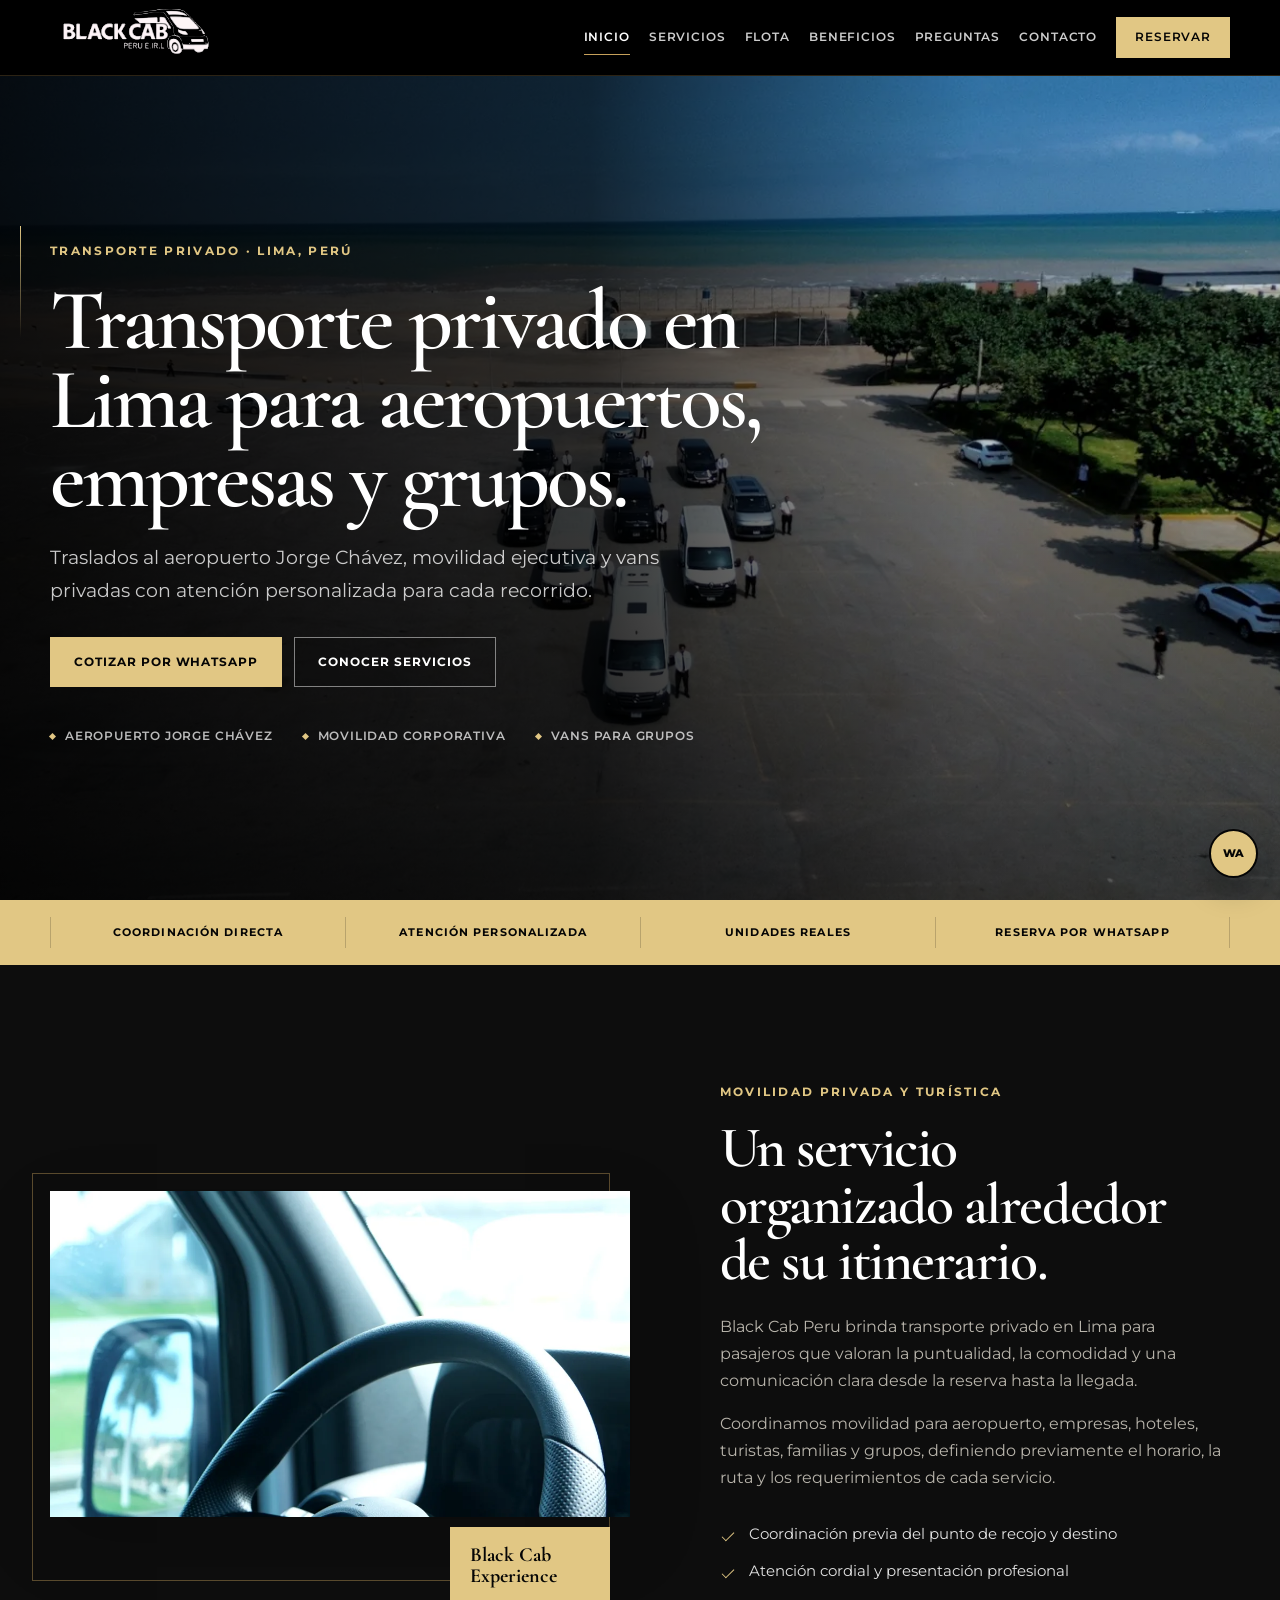
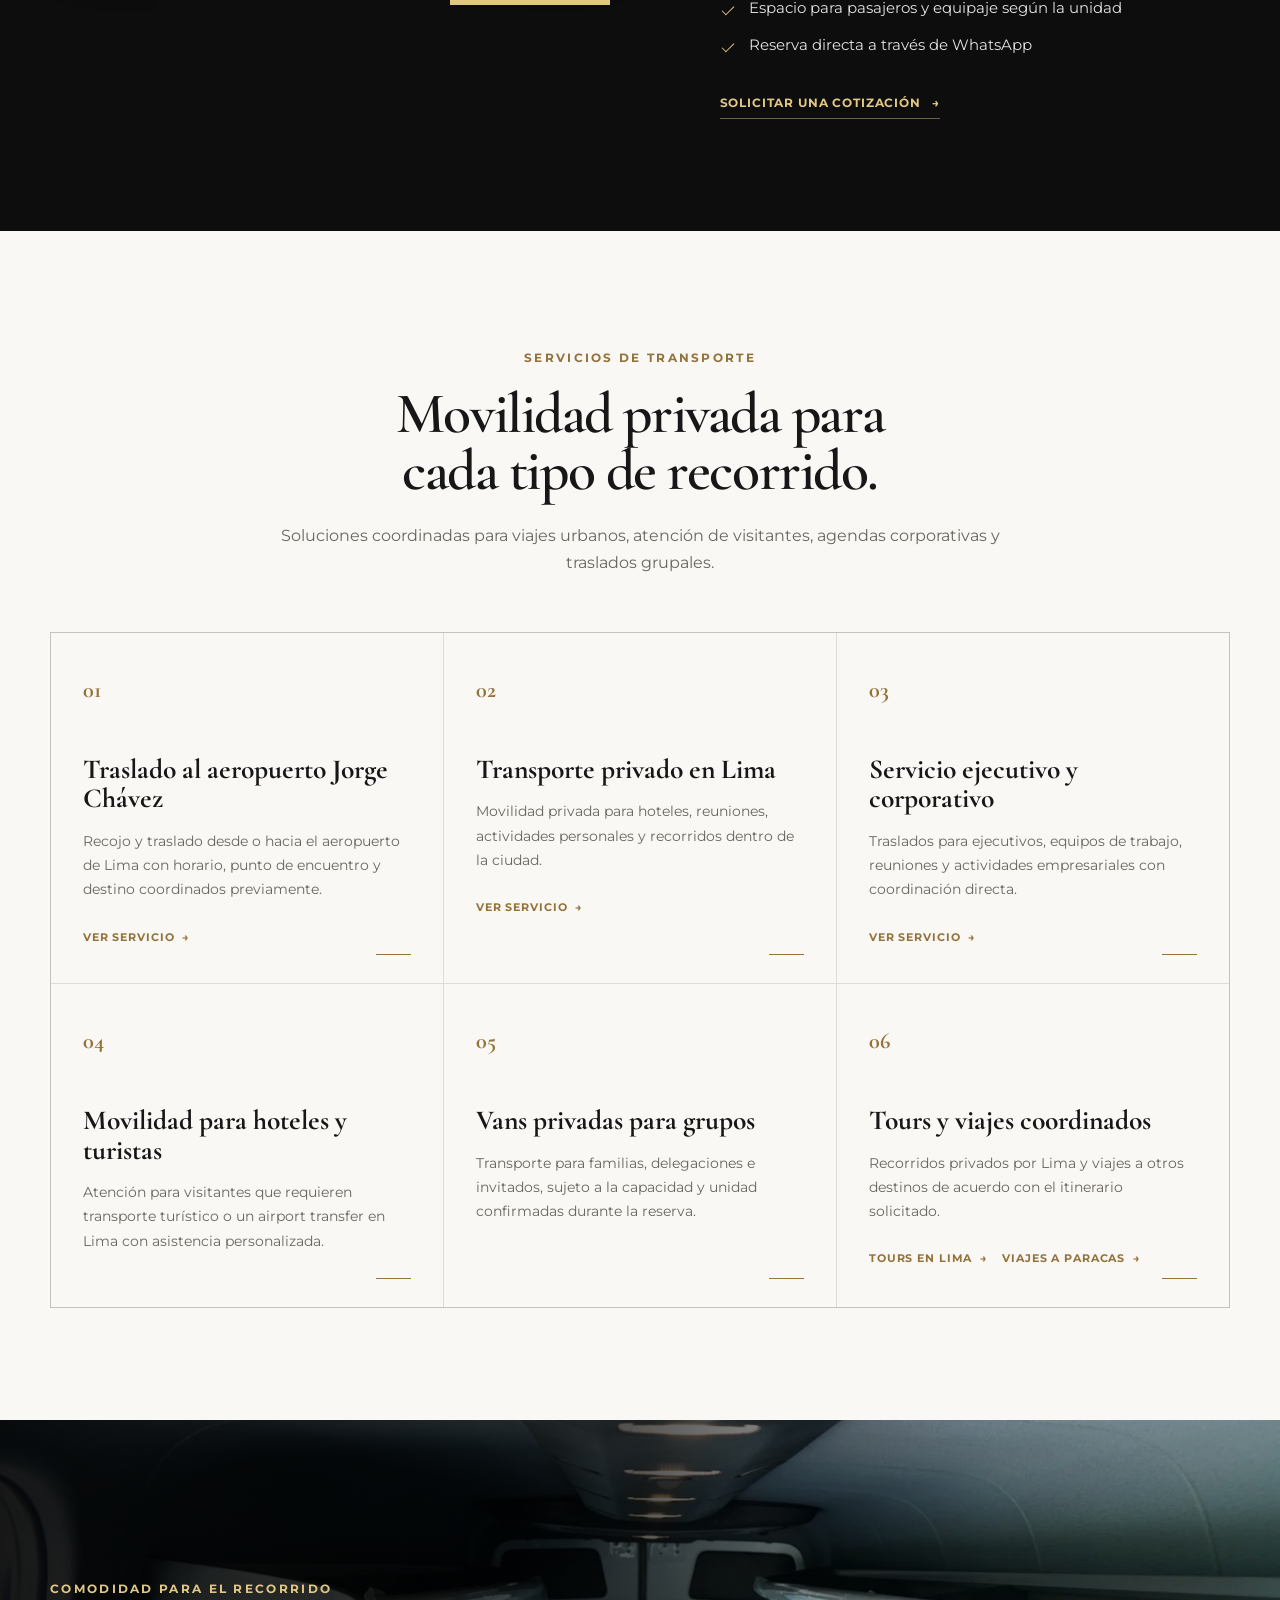
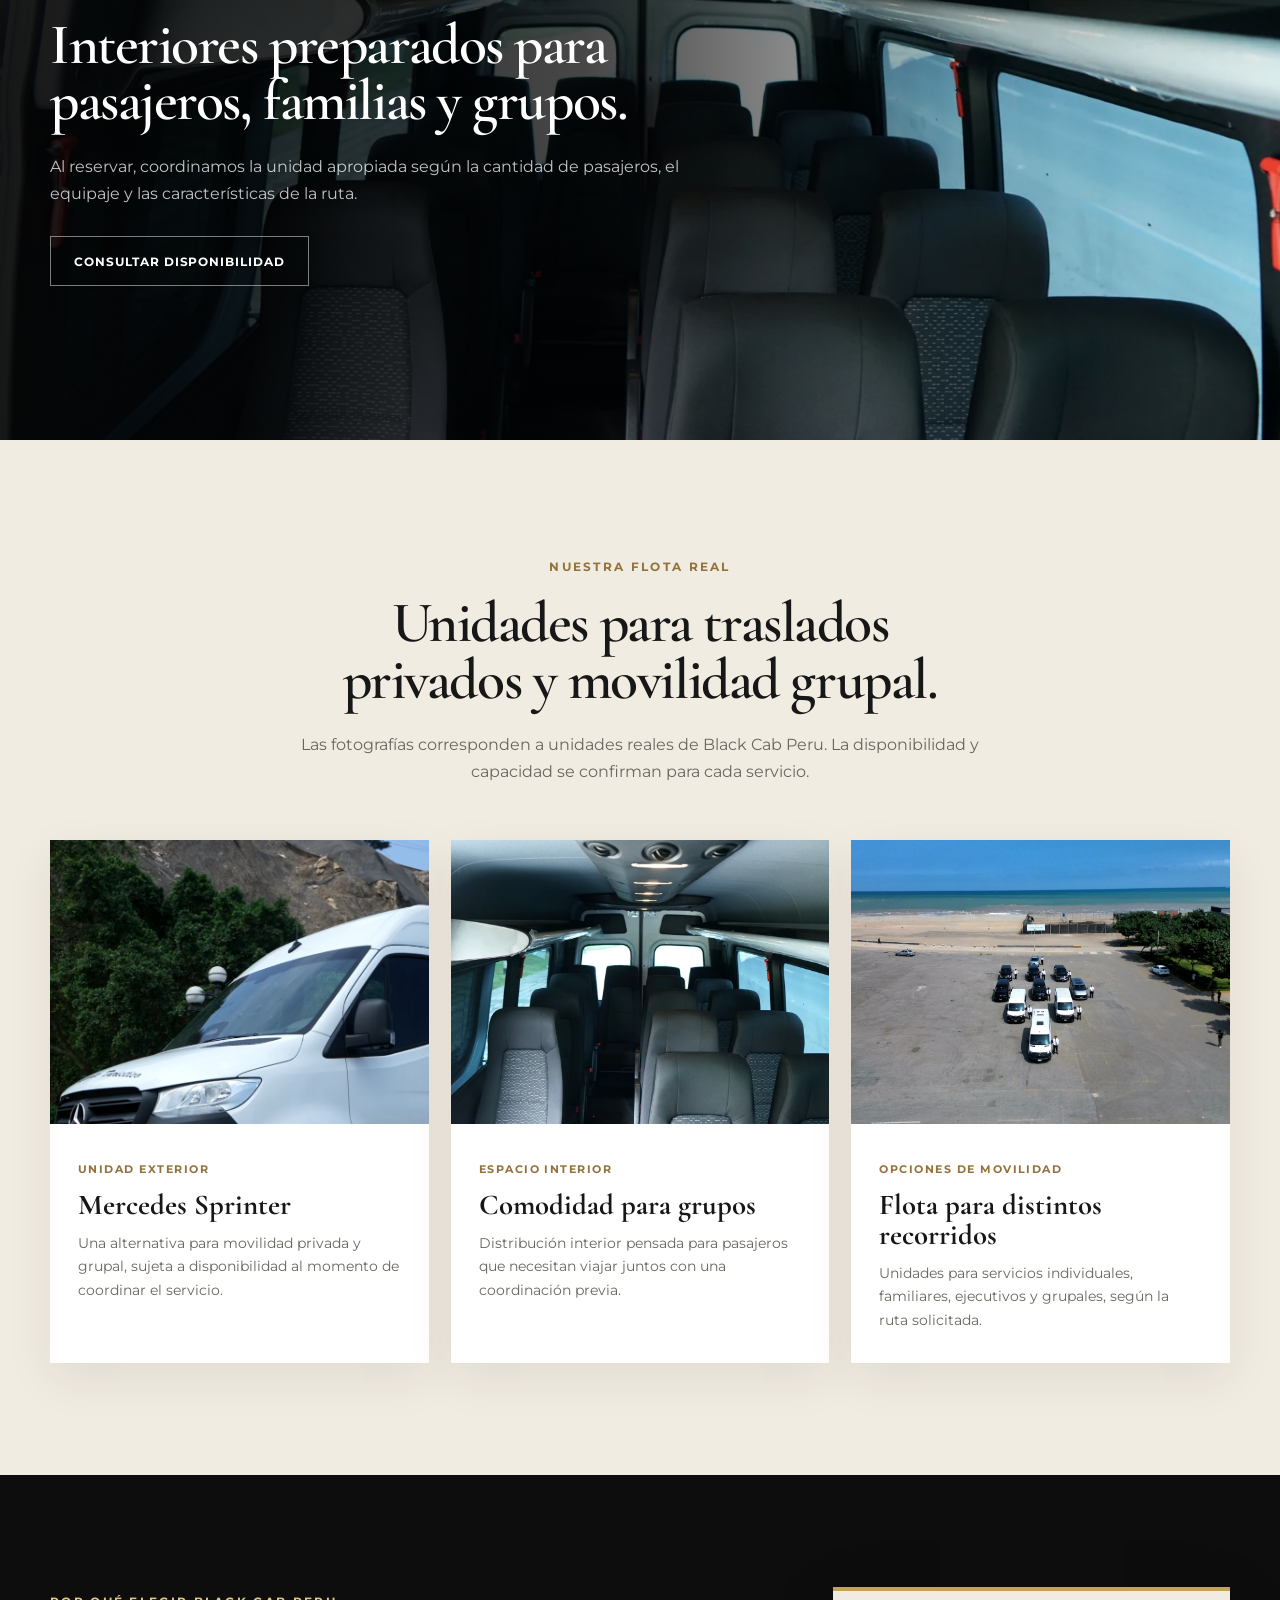
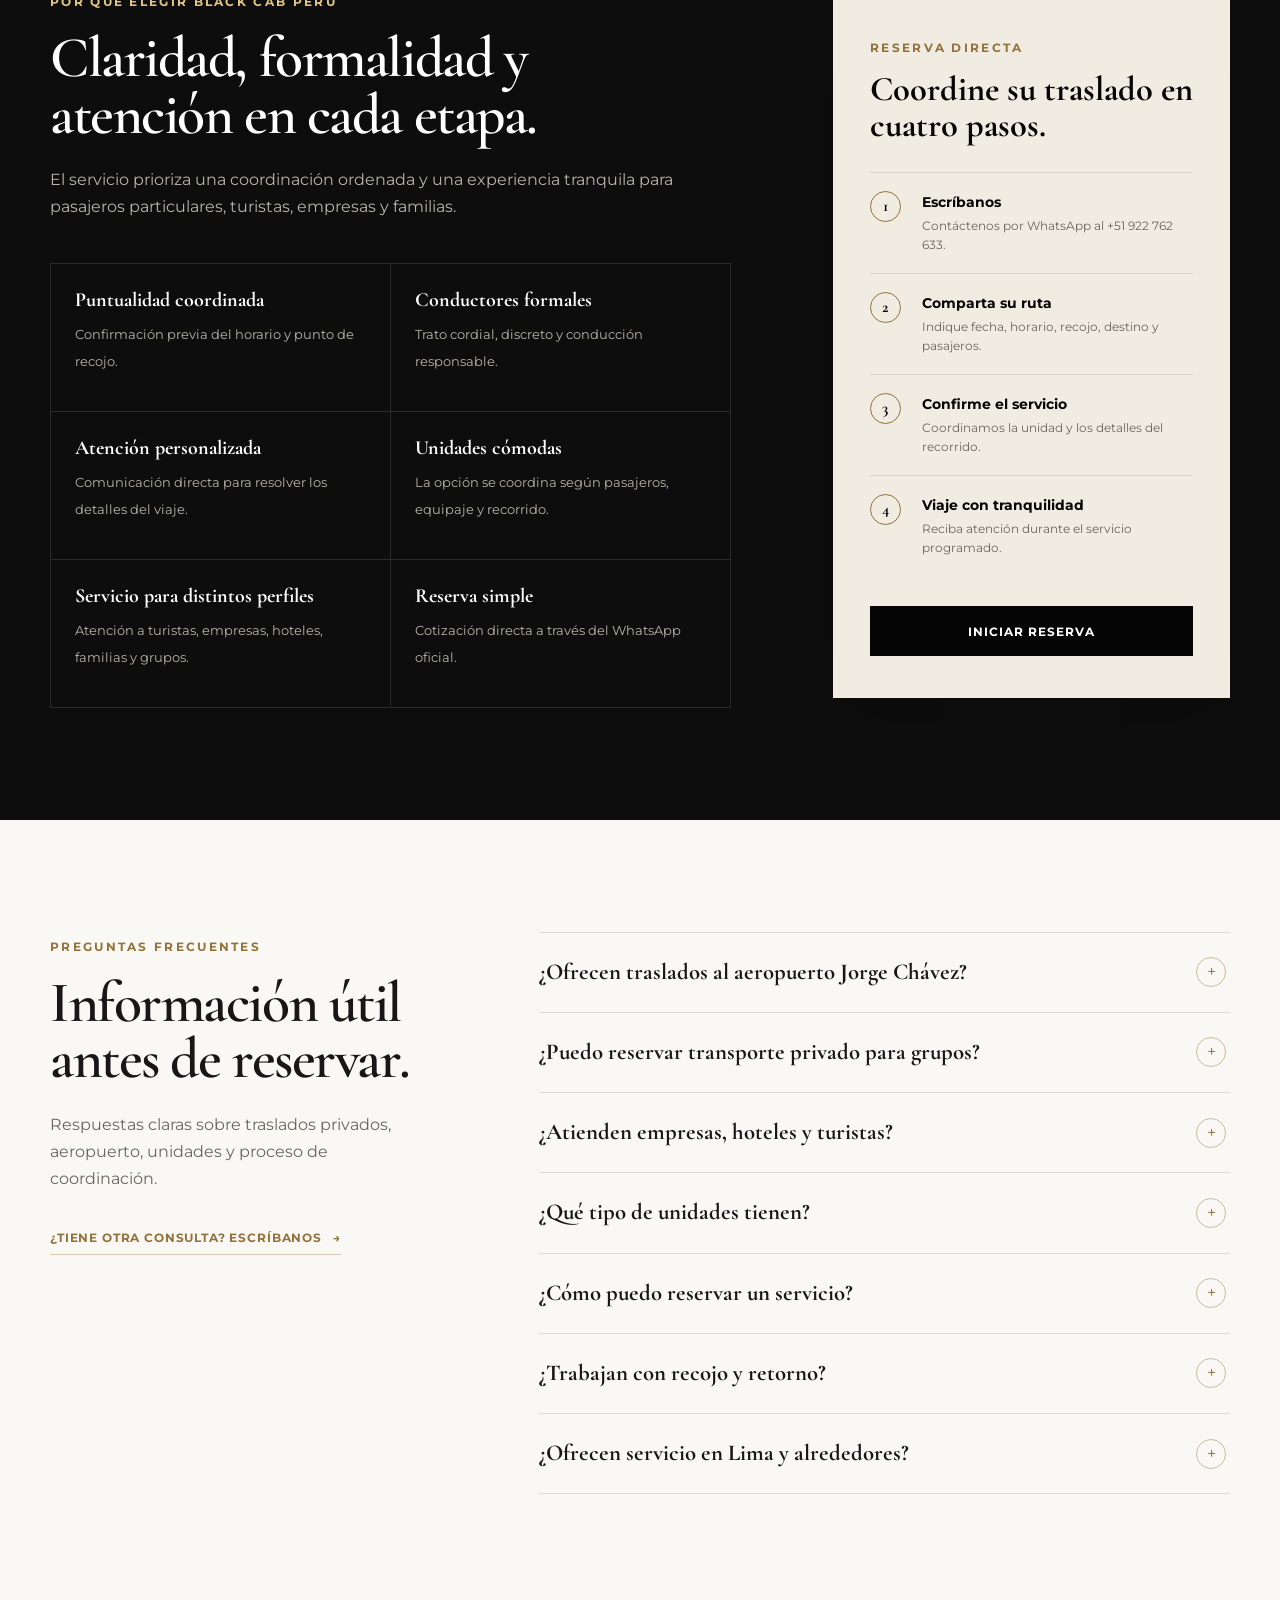
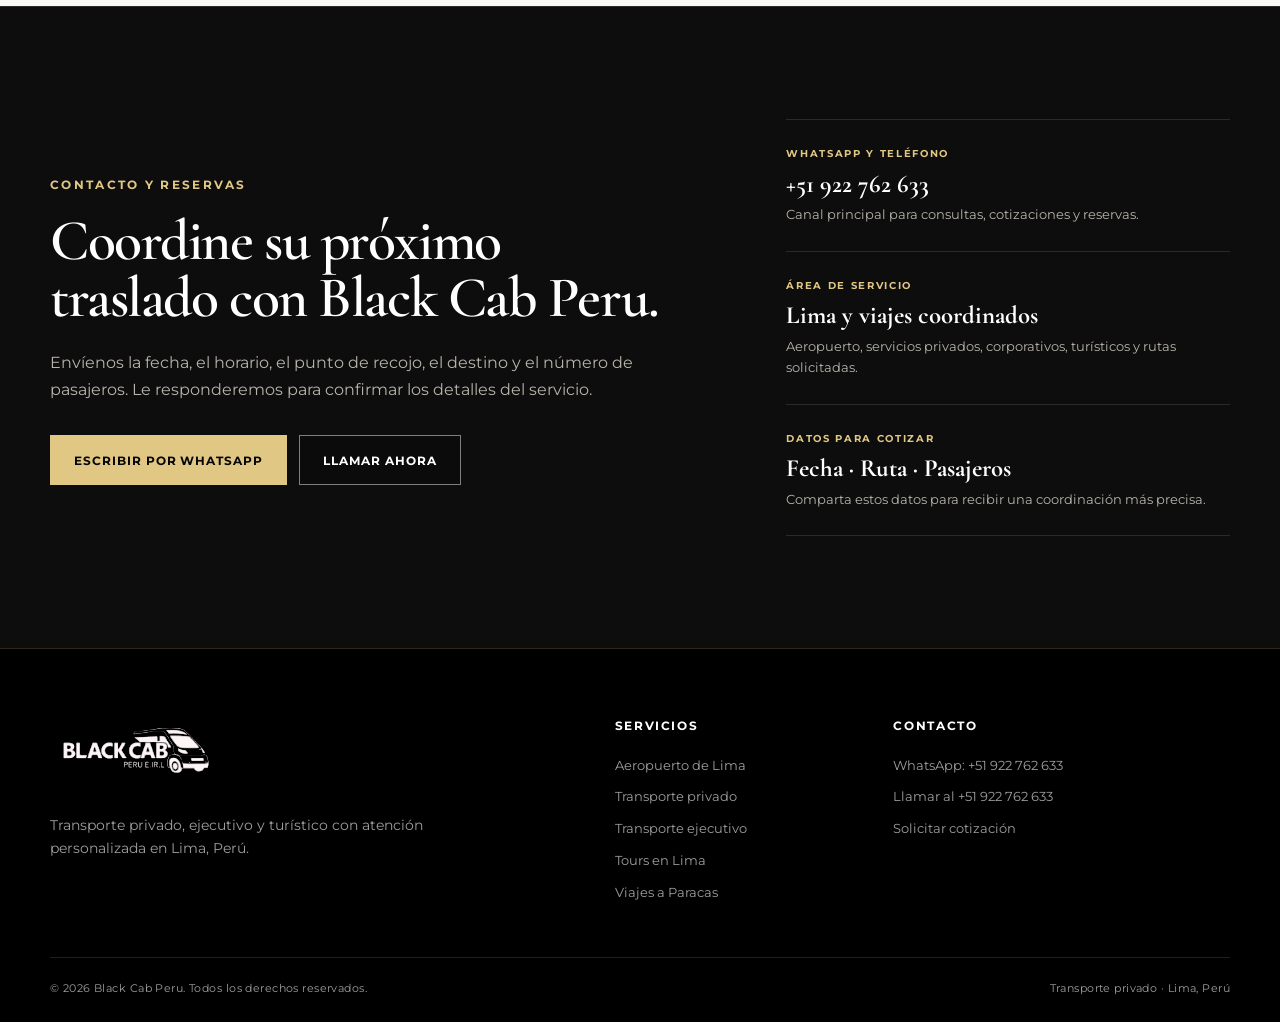
<file: index.html>
<!DOCTYPE html>
<html lang="es-PE">
<head>
  <meta charset="UTF-8">
  <meta name="viewport" content="width=device-width, initial-scale=1.0">
  <title>Black Cab Peru | Transporte Privado y Traslados en Lima</title>
  <meta name="description" content="Transporte privado en Lima, traslados al aeropuerto Jorge Chávez, movilidad ejecutiva y vans para grupos con atención personalizada.">
  <meta name="robots" content="index, follow, max-image-preview:large, max-snippet:-1, max-video-preview:-1">
  <meta name="theme-color" content="#070707">
  <link rel="canonical" href="https://blackcabperu.com/">

  <meta property="og:locale" content="es_PE">
  <meta property="og:type" content="website">
  <meta property="og:site_name" content="Black Cab Peru">
  <meta property="og:title" content="Black Cab Peru | Transporte Privado en Lima">
  <meta property="og:description" content="Traslados al aeropuerto Jorge Chávez, movilidad ejecutiva, transporte turístico y vans privadas para grupos en Lima.">
  <meta property="og:url" content="https://blackcabperu.com/">
  <meta property="og:image" content="https://blackcabperu.com/assets/images/black-cab-peru-fleet-aerial.jpg">
  <meta property="og:image:width" content="1600">
  <meta property="og:image:height" content="900">
  <meta property="og:image:alt" content="Flota de transporte privado Black Cab Peru en Lima">

  <meta name="twitter:card" content="summary_large_image">
  <meta name="twitter:title" content="Black Cab Peru | Transporte Privado en Lima">
  <meta name="twitter:description" content="Traslados privados, aeropuerto, empresas, turismo y movilidad para grupos en Lima.">
  <meta name="twitter:image" content="https://blackcabperu.com/assets/images/black-cab-peru-fleet-aerial.jpg">
  <meta name="twitter:image:alt" content="Flota de transporte privado Black Cab Peru en Lima">

  <link rel="icon" href="assets/images/black-cab-peru-logo-square.png" type="image/png">
  <link rel="apple-touch-icon" href="assets/images/black-cab-peru-logo-square.png">
  <link rel="preconnect" href="https://fonts.googleapis.com">
  <link rel="preconnect" href="https://fonts.gstatic.com" crossorigin>
  <link href="https://fonts.googleapis.com/css2?family=Cormorant+Garamond:wght@500;600;700&family=Montserrat:wght@400;500;600;700&display=swap" rel="stylesheet">
  <link rel="preload" as="image" href="assets/images/black-cab-peru-fleet-aerial.webp" type="image/webp" fetchpriority="high">
  <link rel="stylesheet" href="styles.css">

  <!-- Para verificación por etiqueta HTML de Google Search Console, consulte README_SEO.md. -->
  <script type="application/ld+json">
  {
    "@context": "https://schema.org",
    "@graph": [
      {
        "@type": "WebSite",
        "@id": "https://blackcabperu.com/#website",
        "url": "https://blackcabperu.com/",
        "name": "Black Cab Peru",
        "description": "Transporte privado, ejecutivo y turístico en Lima, Perú.",
        "inLanguage": "es-PE"
      },
      {
        "@type": "LocalBusiness",
        "@id": "https://blackcabperu.com/#business",
        "name": "Black Cab Peru",
        "url": "https://blackcabperu.com/",
        "logo": "https://blackcabperu.com/assets/images/black-cab-peru-logo.png",
        "image": "https://blackcabperu.com/assets/images/black-cab-peru-fleet-aerial.jpg",
        "telephone": "+51 922 762 633",
        "description": "Servicio de transporte privado, ejecutivo y turístico para pasajeros, empresas, familias y grupos.",
        "areaServed": {"@type": "City", "name": "Lima"},
        "hasOfferCatalog": {
          "@type": "OfferCatalog",
          "name": "Servicios de transporte privado",
          "itemListElement": [
            {"@type": "Offer", "itemOffered": {"@type": "Service", "name": "Traslados al aeropuerto Jorge Chávez", "url": "https://blackcabperu.com/traslado-aeropuerto-lima/"}},
            {"@type": "Offer", "itemOffered": {"@type": "Service", "name": "Transporte privado en Lima", "url": "https://blackcabperu.com/transporte-privado-lima/"}},
            {"@type": "Offer", "itemOffered": {"@type": "Service", "name": "Transporte ejecutivo y corporativo", "url": "https://blackcabperu.com/transporte-ejecutivo-lima/"}},
            {"@type": "Offer", "itemOffered": {"@type": "Service", "name": "Movilidad para familias y grupos"}},
            {"@type": "Offer", "itemOffered": {"@type": "Service", "name": "Tours y viajes privados coordinados", "url": "https://blackcabperu.com/tours-lima/"}}
          ]
        }
      },
      {
        "@type": "FAQPage",
        "@id": "https://blackcabperu.com/#faq",
        "mainEntity": [
          {"@type": "Question", "name": "¿Ofrecen traslados al aeropuerto Jorge Chávez?", "acceptedAnswer": {"@type": "Answer", "text": "Sí. Black Cab Peru coordina recojos y traslados desde o hacia el aeropuerto Jorge Chávez de acuerdo con el horario y la ruta del pasajero."}},
          {"@type": "Question", "name": "¿Puedo reservar transporte privado para grupos?", "acceptedAnswer": {"@type": "Answer", "text": "Sí. Se coordinan vans privadas para familias, delegaciones y grupos. La unidad y capacidad se confirman al momento de reservar."}},
          {"@type": "Question", "name": "¿Atienden empresas, hoteles y turistas?", "acceptedAnswer": {"@type": "Answer", "text": "El servicio está orientado a pasajeros particulares, turistas, hoteles, empresas, familias y grupos que requieren movilidad coordinada."}},
          {"@type": "Question", "name": "¿Qué tipo de unidades tienen?", "acceptedAnswer": {"@type": "Answer", "text": "Black Cab Peru trabaja con unidades para traslados privados y grupales, incluida una Mercedes Sprinter. La disponibilidad se confirma para cada servicio."}},
          {"@type": "Question", "name": "¿Cómo puedo reservar un servicio?", "acceptedAnswer": {"@type": "Answer", "text": "Puede escribir al WhatsApp +51 922 762 633 indicando fecha, horario, punto de recojo, destino y número de pasajeros."}},
          {"@type": "Question", "name": "¿Trabajan con recojo y retorno?", "acceptedAnswer": {"@type": "Answer", "text": "Puede solicitar una cotización con recojo y retorno. La disponibilidad, horarios y ruta se confirman durante la coordinación."}},
          {"@type": "Question", "name": "¿Ofrecen servicio en Lima y alrededores?", "acceptedAnswer": {"@type": "Answer", "text": "La atención principal es en Lima y también se coordinan viajes a otros destinos según la ruta solicitada."}}
        ]
      }
    ]
  }
  </script>
</head>
<body>
  <a class="skip-link" href="#contenido">Saltar al contenido</a>

  <header class="site-header" id="siteHeader">
    <div class="container nav-shell">
      <a class="brand" href="#inicio" aria-label="Black Cab Peru, ir al inicio">
        <svg class="brand-logo" viewBox="0 0 217 98" width="217" height="98" aria-hidden="true" focusable="false">
          <defs><filter id="logo-cutout-header" x="0" y="0" width="100%" height="100%" color-interpolation-filters="sRGB"><feColorMatrix type="matrix" values="1 0 0 0 0  0 1 0 0 0  0 0 1 0 0  2 2 2 0 -1"/></filter></defs>
          <image href="assets/images/black-cab-peru-logo.png" width="217" height="98" filter="url(#logo-cutout-header)"/>
        </svg>
      </a>
      <button class="menu-toggle" id="menuToggle" type="button" aria-label="Abrir menú" aria-controls="mainNav" aria-expanded="false">
        <span></span><span></span><span></span>
      </button>
      <nav class="main-nav" id="mainNav" aria-label="Navegación principal">
        <a href="#inicio">Inicio</a>
        <a href="#servicios">Servicios</a>
        <a href="#flota">Flota</a>
        <a href="#beneficios">Beneficios</a>
        <a href="#faq">Preguntas</a>
        <a href="#contacto">Contacto</a>
        <a class="nav-cta" href="https://wa.me/51922762633?text=Hola%20Black%20Cab%20Peru%2C%20quisiera%20cotizar%20un%20servicio%20de%20transporte." target="_blank" rel="noopener">Reservar</a>
      </nav>
    </div>
  </header>

  <main id="contenido">
    <section class="hero" id="inicio" aria-labelledby="hero-title">
      <picture class="hero-picture">
        <source srcset="assets/images/black-cab-peru-fleet-aerial.webp" type="image/webp">
        <img class="hero-media" src="assets/images/black-cab-peru-fleet-aerial.jpg" width="1600" height="900" alt="Flota de transporte privado Black Cab Peru en Lima" fetchpriority="high" decoding="async">
      </picture>
      <div class="hero-overlay"></div>
      <div class="container hero-content">
        <span class="hero-kicker">Transporte privado · Lima, Perú</span>
        <h1 id="hero-title">Transporte privado en Lima para aeropuertos, empresas y grupos.</h1>
        <p>Traslados al aeropuerto Jorge Chávez, movilidad ejecutiva y vans privadas con atención personalizada para cada recorrido.</p>
        <div class="hero-actions">
          <a class="button button-gold" href="https://wa.me/51922762633?text=Hola%20Black%20Cab%20Peru%2C%20quisiera%20cotizar%20un%20servicio%20de%20transporte." target="_blank" rel="noopener">Cotizar por WhatsApp</a>
          <a class="button button-ghost" href="#servicios">Conocer servicios</a>
        </div>
        <ul class="hero-highlights" aria-label="Servicios destacados">
          <li>Aeropuerto Jorge Chávez</li>
          <li>Movilidad corporativa</li>
          <li>Vans para grupos</li>
        </ul>
      </div>
    </section>

    <section class="trust-strip" aria-label="Compromisos de servicio">
      <div class="container trust-grid">
        <span>Coordinación directa</span><span>Atención personalizada</span><span>Unidades reales</span><span>Reserva por WhatsApp</span>
      </div>
    </section>

    <section class="about section-dark" id="nosotros" aria-labelledby="about-title">
      <div class="container about-grid">
        <div class="about-visual reveal">
          <picture>
            <source srcset="assets/images/black-cab-peru-steering-wheel-premium.webp" type="image/webp">
            <img src="assets/images/black-cab-peru-steering-wheel-premium.jpg" width="1080" height="607" alt="Volante de unidad ejecutiva Black Cab Peru" loading="lazy" decoding="async">
          </picture>
          <span class="about-badge">Black Cab Experience</span>
        </div>
        <div class="about-copy reveal">
          <span class="eyebrow">Movilidad privada y turística</span>
          <h2 id="about-title">Un servicio organizado alrededor de su itinerario.</h2>
          <p>Black Cab Peru brinda transporte privado en Lima para pasajeros que valoran la puntualidad, la comodidad y una comunicación clara desde la reserva hasta la llegada.</p>
          <p>Coordinamos movilidad para aeropuerto, empresas, hoteles, turistas, familias y grupos, definiendo previamente el horario, la ruta y los requerimientos de cada servicio.</p>
          <ul class="check-list">
            <li>Coordinación previa del punto de recojo y destino</li>
            <li>Atención cordial y presentación profesional</li>
            <li>Espacio para pasajeros y equipaje según la unidad</li>
            <li>Reserva directa a través de WhatsApp</li>
          </ul>
          <a class="text-link" href="#contacto">Solicitar una cotización <span aria-hidden="true">→</span></a>
        </div>
      </div>
    </section>

    <section class="services section-light" id="servicios" aria-labelledby="services-title">
      <div class="container">
        <div class="section-heading centered reveal">
          <span class="eyebrow dark">Servicios de transporte</span>
          <h2 id="services-title">Movilidad privada para cada tipo de recorrido.</h2>
          <p>Soluciones coordinadas para viajes urbanos, atención de visitantes, agendas corporativas y traslados grupales.</p>
        </div>
        <div class="services-grid">
          <article class="service-card reveal"><span class="service-number">01</span><h3>Traslado al aeropuerto Jorge Chávez</h3><p>Recojo y traslado desde o hacia el aeropuerto de Lima con horario, punto de encuentro y destino coordinados previamente.</p><a class="service-link" href="/traslado-aeropuerto-lima/">Ver servicio <span aria-hidden="true">→</span></a></article>
          <article class="service-card reveal"><span class="service-number">02</span><h3>Transporte privado en Lima</h3><p>Movilidad privada para hoteles, reuniones, actividades personales y recorridos dentro de la ciudad.</p><a class="service-link" href="/transporte-privado-lima/">Ver servicio <span aria-hidden="true">→</span></a></article>
          <article class="service-card reveal"><span class="service-number">03</span><h3>Servicio ejecutivo y corporativo</h3><p>Traslados para ejecutivos, equipos de trabajo, reuniones y actividades empresariales con coordinación directa.</p><a class="service-link" href="/transporte-ejecutivo-lima/">Ver servicio <span aria-hidden="true">→</span></a></article>
          <article class="service-card reveal"><span class="service-number">04</span><h3>Movilidad para hoteles y turistas</h3><p>Atención para visitantes que requieren transporte turístico o un airport transfer en Lima con asistencia personalizada.</p></article>
          <article class="service-card reveal"><span class="service-number">05</span><h3>Vans privadas para grupos</h3><p>Transporte para familias, delegaciones e invitados, sujeto a la capacidad y unidad confirmadas durante la reserva.</p></article>
          <article class="service-card reveal"><span class="service-number">06</span><h3>Tours y viajes coordinados</h3><p>Recorridos privados por Lima y viajes a otros destinos de acuerdo con el itinerario solicitado.</p><a class="service-link" href="/tours-lima/">Tours en Lima <span aria-hidden="true">→</span></a><a class="service-link service-link-secondary" href="/viajes-paracas/">Viajes a Paracas <span aria-hidden="true">→</span></a></article>
        </div>
      </div>
    </section>

    <section class="experience-banner" aria-labelledby="experience-title">
      <picture class="experience-picture">
        <source srcset="assets/images/black-cab-peru-van-interior-seats.webp" type="image/webp">
        <img src="assets/images/black-cab-peru-van-interior-seats.jpg" width="1600" height="900" alt="Interior de van para transporte privado Black Cab Peru" loading="lazy" decoding="async">
      </picture>
      <div class="experience-overlay"></div>
      <div class="container experience-content reveal">
        <span class="eyebrow">Comodidad para el recorrido</span>
        <h2 id="experience-title">Interiores preparados para pasajeros, familias y grupos.</h2>
        <p>Al reservar, coordinamos la unidad apropiada según la cantidad de pasajeros, el equipaje y las características de la ruta.</p>
        <a class="button button-outline" href="https://wa.me/51922762633?text=Hola%20Black%20Cab%20Peru%2C%20quisiera%20consultar%20por%20una%20van%20privada." target="_blank" rel="noopener">Consultar disponibilidad</a>
      </div>
    </section>

    <section class="fleet section-cream" id="flota" aria-labelledby="fleet-title">
      <div class="container">
        <div class="section-heading centered reveal">
          <span class="eyebrow dark">Nuestra flota real</span>
          <h2 id="fleet-title">Unidades para traslados privados y movilidad grupal.</h2>
          <p>Las fotografías corresponden a unidades reales de Black Cab Peru. La disponibilidad y capacidad se confirman para cada servicio.</p>
        </div>
        <div class="fleet-grid">
          <article class="fleet-card reveal">
            <picture class="fleet-image"><source srcset="assets/images/black-cab-peru-mercedes-sprinter-exterior.webp" type="image/webp"><img src="assets/images/black-cab-peru-mercedes-sprinter-exterior.jpg" width="1080" height="607" alt="Unidad Mercedes Sprinter de Black Cab Peru" loading="lazy" decoding="async"></picture>
            <div class="fleet-copy"><span>Unidad exterior</span><h3>Mercedes Sprinter</h3><p>Una alternativa para movilidad privada y grupal, sujeta a disponibilidad al momento de coordinar el servicio.</p></div>
          </article>
          <article class="fleet-card reveal">
            <picture class="fleet-image"><source srcset="assets/images/black-cab-peru-van-interior-seats.webp" type="image/webp"><img src="assets/images/black-cab-peru-van-interior-seats.jpg" width="1600" height="900" alt="Asientos interiores de van privada Black Cab Peru" loading="lazy" decoding="async"></picture>
            <div class="fleet-copy"><span>Espacio interior</span><h3>Comodidad para grupos</h3><p>Distribución interior pensada para pasajeros que necesitan viajar juntos con una coordinación previa.</p></div>
          </article>
          <article class="fleet-card reveal">
            <picture class="fleet-image"><source srcset="assets/images/black-cab-peru-fleet-aerial.webp" type="image/webp"><img src="assets/images/black-cab-peru-fleet-aerial.jpg" width="1600" height="900" alt="Flota real de Black Cab Peru frente al mar en Lima" loading="lazy" decoding="async"></picture>
            <div class="fleet-copy"><span>Opciones de movilidad</span><h3>Flota para distintos recorridos</h3><p>Unidades para servicios individuales, familiares, ejecutivos y grupales, según la ruta solicitada.</p></div>
          </article>
        </div>
      </div>
    </section>

    <section class="benefits section-dark" id="beneficios" aria-labelledby="benefits-title">
      <div class="container benefits-grid">
        <div class="benefits-copy reveal">
          <span class="eyebrow">Por qué elegir Black Cab Peru</span>
          <h2 id="benefits-title">Claridad, formalidad y atención en cada etapa.</h2>
          <p>El servicio prioriza una coordinación ordenada y una experiencia tranquila para pasajeros particulares, turistas, empresas y familias.</p>
          <div class="benefit-list">
            <article><strong>Puntualidad coordinada</strong><span>Confirmación previa del horario y punto de recojo.</span></article>
            <article><strong>Conductores formales</strong><span>Trato cordial, discreto y conducción responsable.</span></article>
            <article><strong>Atención personalizada</strong><span>Comunicación directa para resolver los detalles del viaje.</span></article>
            <article><strong>Unidades cómodas</strong><span>La opción se coordina según pasajeros, equipaje y recorrido.</span></article>
            <article><strong>Servicio para distintos perfiles</strong><span>Atención a turistas, empresas, hoteles, familias y grupos.</span></article>
            <article><strong>Reserva simple</strong><span>Cotización directa a través del WhatsApp oficial.</span></article>
          </div>
        </div>
        <aside class="booking-steps reveal" aria-labelledby="booking-title">
          <span class="mini-title">RESERVA DIRECTA</span>
          <h3 id="booking-title">Coordine su traslado en cuatro pasos.</h3>
          <ol>
            <li><span>1</span><div><strong>Escríbanos</strong><p>Contáctenos por WhatsApp al +51 922 762 633.</p></div></li>
            <li><span>2</span><div><strong>Comparta su ruta</strong><p>Indique fecha, horario, recojo, destino y pasajeros.</p></div></li>
            <li><span>3</span><div><strong>Confirme el servicio</strong><p>Coordinamos la unidad y los detalles del recorrido.</p></div></li>
            <li><span>4</span><div><strong>Viaje con tranquilidad</strong><p>Reciba atención durante el servicio programado.</p></div></li>
          </ol>
          <a class="button button-gold" href="https://wa.me/51922762633?text=Hola%20Black%20Cab%20Peru%2C%20quisiera%20reservar%20un%20traslado." target="_blank" rel="noopener">Iniciar reserva</a>
        </aside>
      </div>
    </section>

    <section class="faq section-light" id="faq" aria-labelledby="faq-title">
      <div class="container faq-grid">
        <div class="faq-intro reveal">
          <span class="eyebrow dark">Preguntas frecuentes</span>
          <h2 id="faq-title">Información útil antes de reservar.</h2>
          <p>Respuestas claras sobre traslados privados, aeropuerto, unidades y proceso de coordinación.</p>
          <a class="text-link dark-link" href="#contacto">¿Tiene otra consulta? Escríbanos <span aria-hidden="true">→</span></a>
        </div>
        <div class="faq-list reveal">
          <details><summary>¿Ofrecen traslados al aeropuerto Jorge Chávez?</summary><p>Sí. Coordinamos recojos y traslados desde o hacia el aeropuerto Jorge Chávez de acuerdo con el horario y la ruta del pasajero.</p></details>
          <details><summary>¿Puedo reservar transporte privado para grupos?</summary><p>Sí. Se coordinan vans privadas para familias, delegaciones y grupos. La unidad y capacidad se confirman al momento de reservar.</p></details>
          <details><summary>¿Atienden empresas, hoteles y turistas?</summary><p>El servicio está orientado a pasajeros particulares, turistas, hoteles, empresas, familias y grupos que requieren movilidad coordinada.</p></details>
          <details><summary>¿Qué tipo de unidades tienen?</summary><p>Trabajamos con unidades para traslados privados y grupales, incluida una Mercedes Sprinter. La disponibilidad se confirma para cada servicio.</p></details>
          <details><summary>¿Cómo puedo reservar un servicio?</summary><p>Escríbanos al WhatsApp +51 922 762 633 indicando fecha, horario, punto de recojo, destino y número de pasajeros.</p></details>
          <details><summary>¿Trabajan con recojo y retorno?</summary><p>Puede solicitar una cotización con recojo y retorno. La disponibilidad, horarios y ruta se confirman durante la coordinación.</p></details>
          <details><summary>¿Ofrecen servicio en Lima y alrededores?</summary><p>La atención principal es en Lima y también se coordinan viajes a otros destinos según la ruta solicitada.</p></details>
        </div>
      </div>
    </section>

    <section class="contact section-dark" id="contacto" aria-labelledby="contact-title">
      <div class="container contact-grid">
        <div class="contact-copy reveal">
          <span class="eyebrow">Contacto y reservas</span>
          <h2 id="contact-title">Coordine su próximo traslado con Black Cab Peru.</h2>
          <p>Envíenos la fecha, el horario, el punto de recojo, el destino y el número de pasajeros. Le responderemos para confirmar los detalles del servicio.</p>
          <div class="contact-actions">
            <a class="button button-gold" href="https://wa.me/51922762633?text=Hola%20Black%20Cab%20Peru%2C%20quisiera%20cotizar%20un%20servicio%20de%20transporte." target="_blank" rel="noopener">Escribir por WhatsApp</a>
            <a class="button button-ghost" href="tel:+51922762633">Llamar ahora</a>
          </div>
        </div>
        <div class="contact-panel reveal">
          <article><span>WhatsApp y teléfono</span><strong><a href="https://wa.me/51922762633?text=Hola%20Black%20Cab%20Peru%2C%20quisiera%20cotizar%20un%20servicio%20de%20transporte." target="_blank" rel="noopener">+51 922 762 633</a></strong><p>Canal principal para consultas, cotizaciones y reservas.</p></article>
          <article><span>Área de servicio</span><strong>Lima y viajes coordinados</strong><p>Aeropuerto, servicios privados, corporativos, turísticos y rutas solicitadas.</p></article>
          <article><span>Datos para cotizar</span><strong>Fecha · Ruta · Pasajeros</strong><p>Comparta estos datos para recibir una coordinación más precisa.</p></article>
        </div>
      </div>
    </section>
  </main>

  <footer class="site-footer">
    <div class="container footer-grid">
      <div class="footer-about">
        <a class="brand footer-brand" href="#inicio" aria-label="Black Cab Peru, volver al inicio">
          <svg class="brand-logo" viewBox="0 0 217 98" width="217" height="98" aria-hidden="true" focusable="false">
            <defs><filter id="logo-cutout-footer" x="0" y="0" width="100%" height="100%" color-interpolation-filters="sRGB"><feColorMatrix type="matrix" values="1 0 0 0 0  0 1 0 0 0  0 0 1 0 0  2 2 2 0 -1"/></filter></defs>
            <image href="assets/images/black-cab-peru-logo.png" width="217" height="98" filter="url(#logo-cutout-footer)"/>
          </svg>
        </a>
        <p>Transporte privado, ejecutivo y turístico con atención personalizada en Lima, Perú.</p>
      </div>
      <div><h2>Servicios</h2><a href="/traslado-aeropuerto-lima/">Aeropuerto de Lima</a><a href="/transporte-privado-lima/">Transporte privado</a><a href="/transporte-ejecutivo-lima/">Transporte ejecutivo</a><a href="/tours-lima/">Tours en Lima</a><a href="/viajes-paracas/">Viajes a Paracas</a></div>
      <div><h2>Contacto</h2><a href="https://wa.me/51922762633?text=Hola%20Black%20Cab%20Peru%2C%20quisiera%20cotizar%20un%20servicio%20de%20transporte." target="_blank" rel="noopener">WhatsApp: +51 922 762 633</a><a href="tel:+51922762633">Llamar al +51 922 762 633</a><a href="#contacto">Solicitar cotización</a></div>
    </div>
    <div class="container footer-bottom"><span>© <span id="currentYear"></span> Black Cab Peru. Todos los derechos reservados.</span><span>Transporte privado · Lima, Perú</span></div>
  </footer>

  <a class="whatsapp-float" href="https://wa.me/51922762633?text=Hola%20Black%20Cab%20Peru%2C%20quisiera%20cotizar%20un%20servicio%20de%20transporte." target="_blank" rel="noopener" aria-label="Escribir a Black Cab Peru por WhatsApp"><span aria-hidden="true">WA</span></a>
  <button class="back-to-top" id="backToTop" type="button" aria-label="Volver arriba">↑</button>
  <script src="script.js"></script>
</body>
</html>
</file>
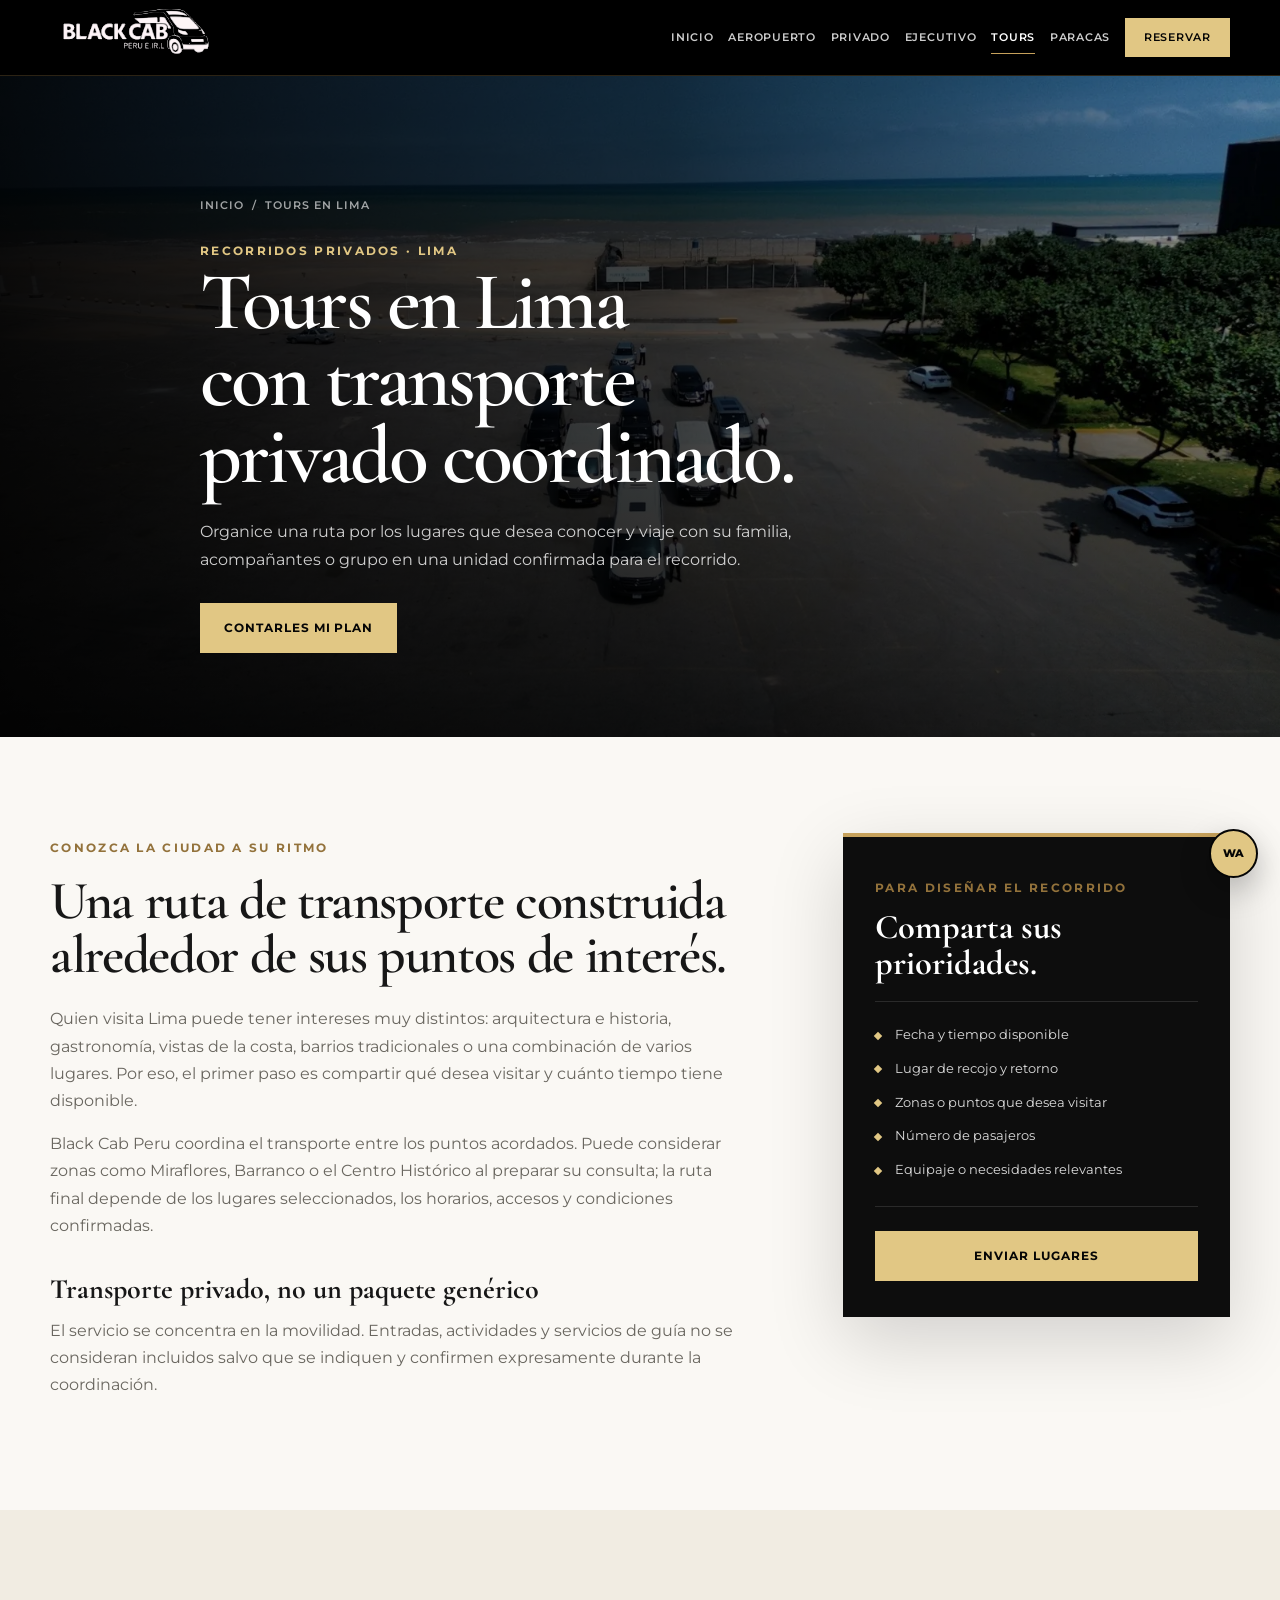
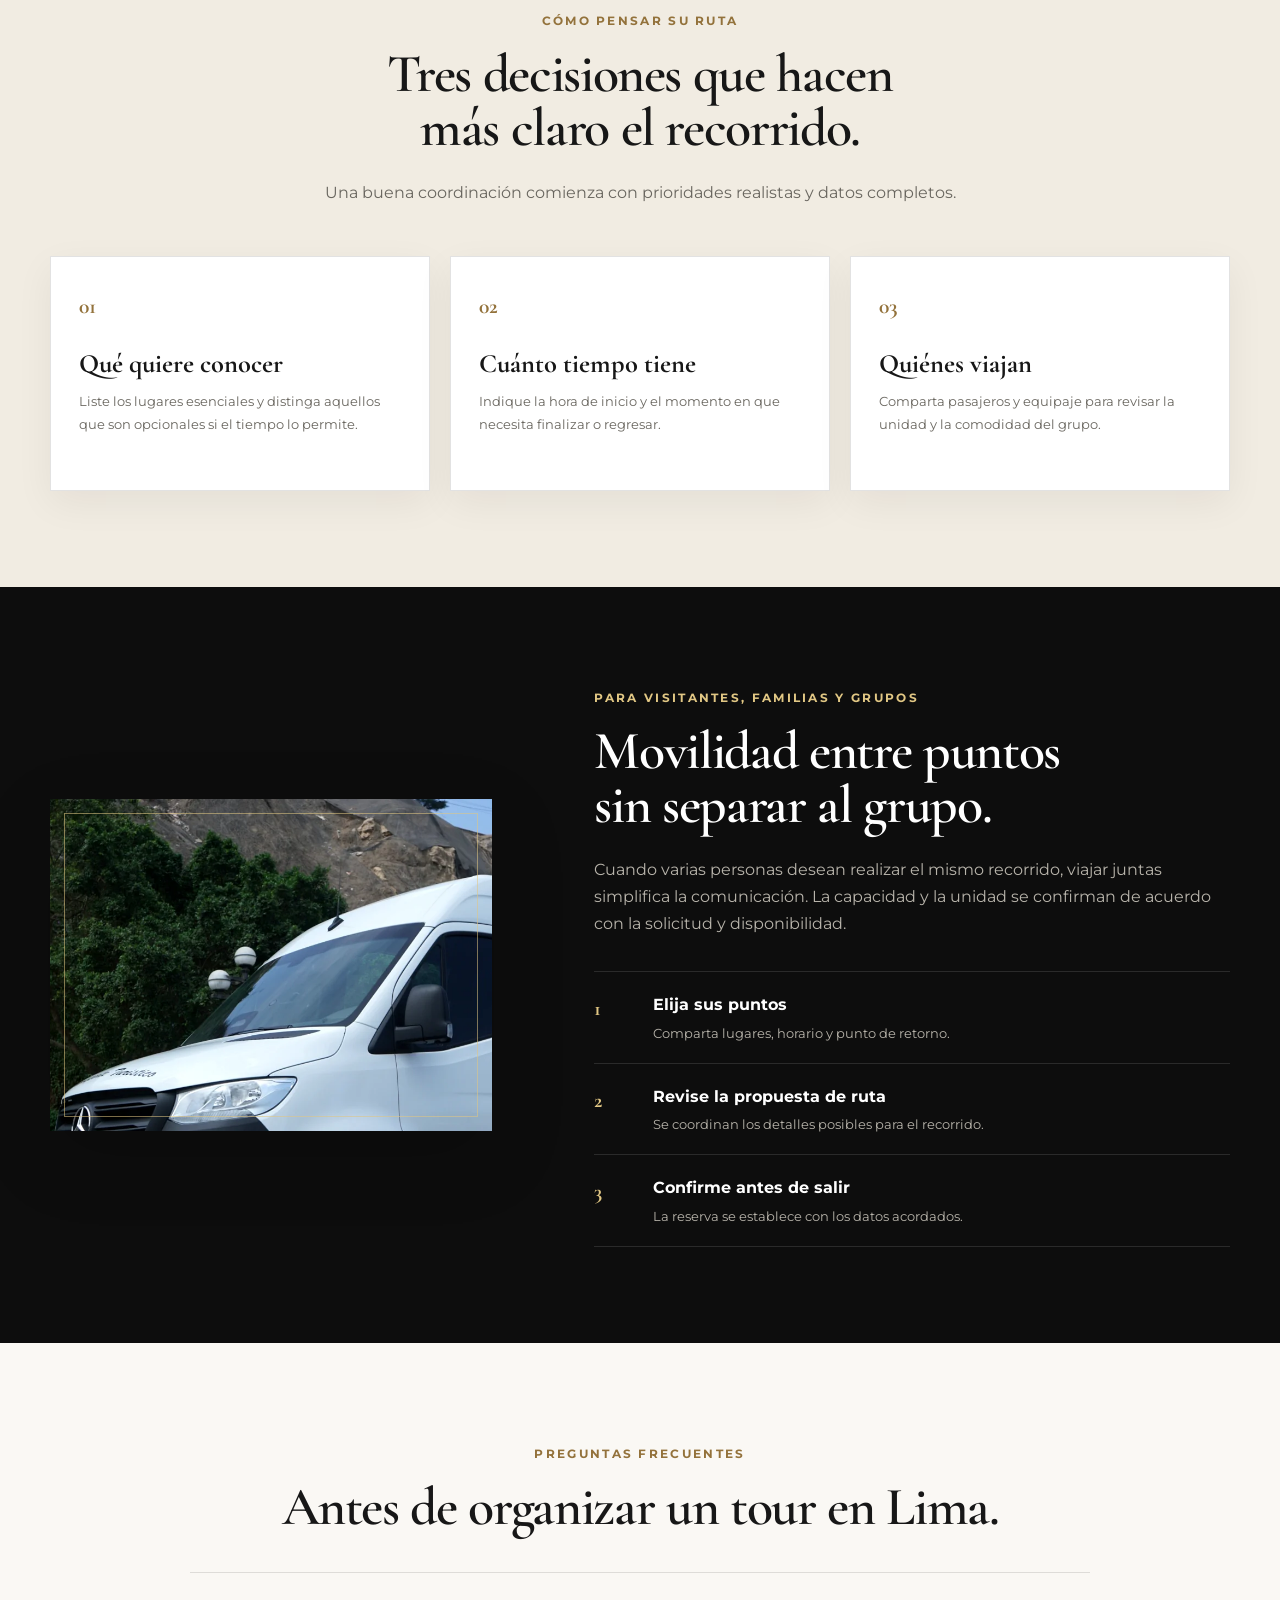
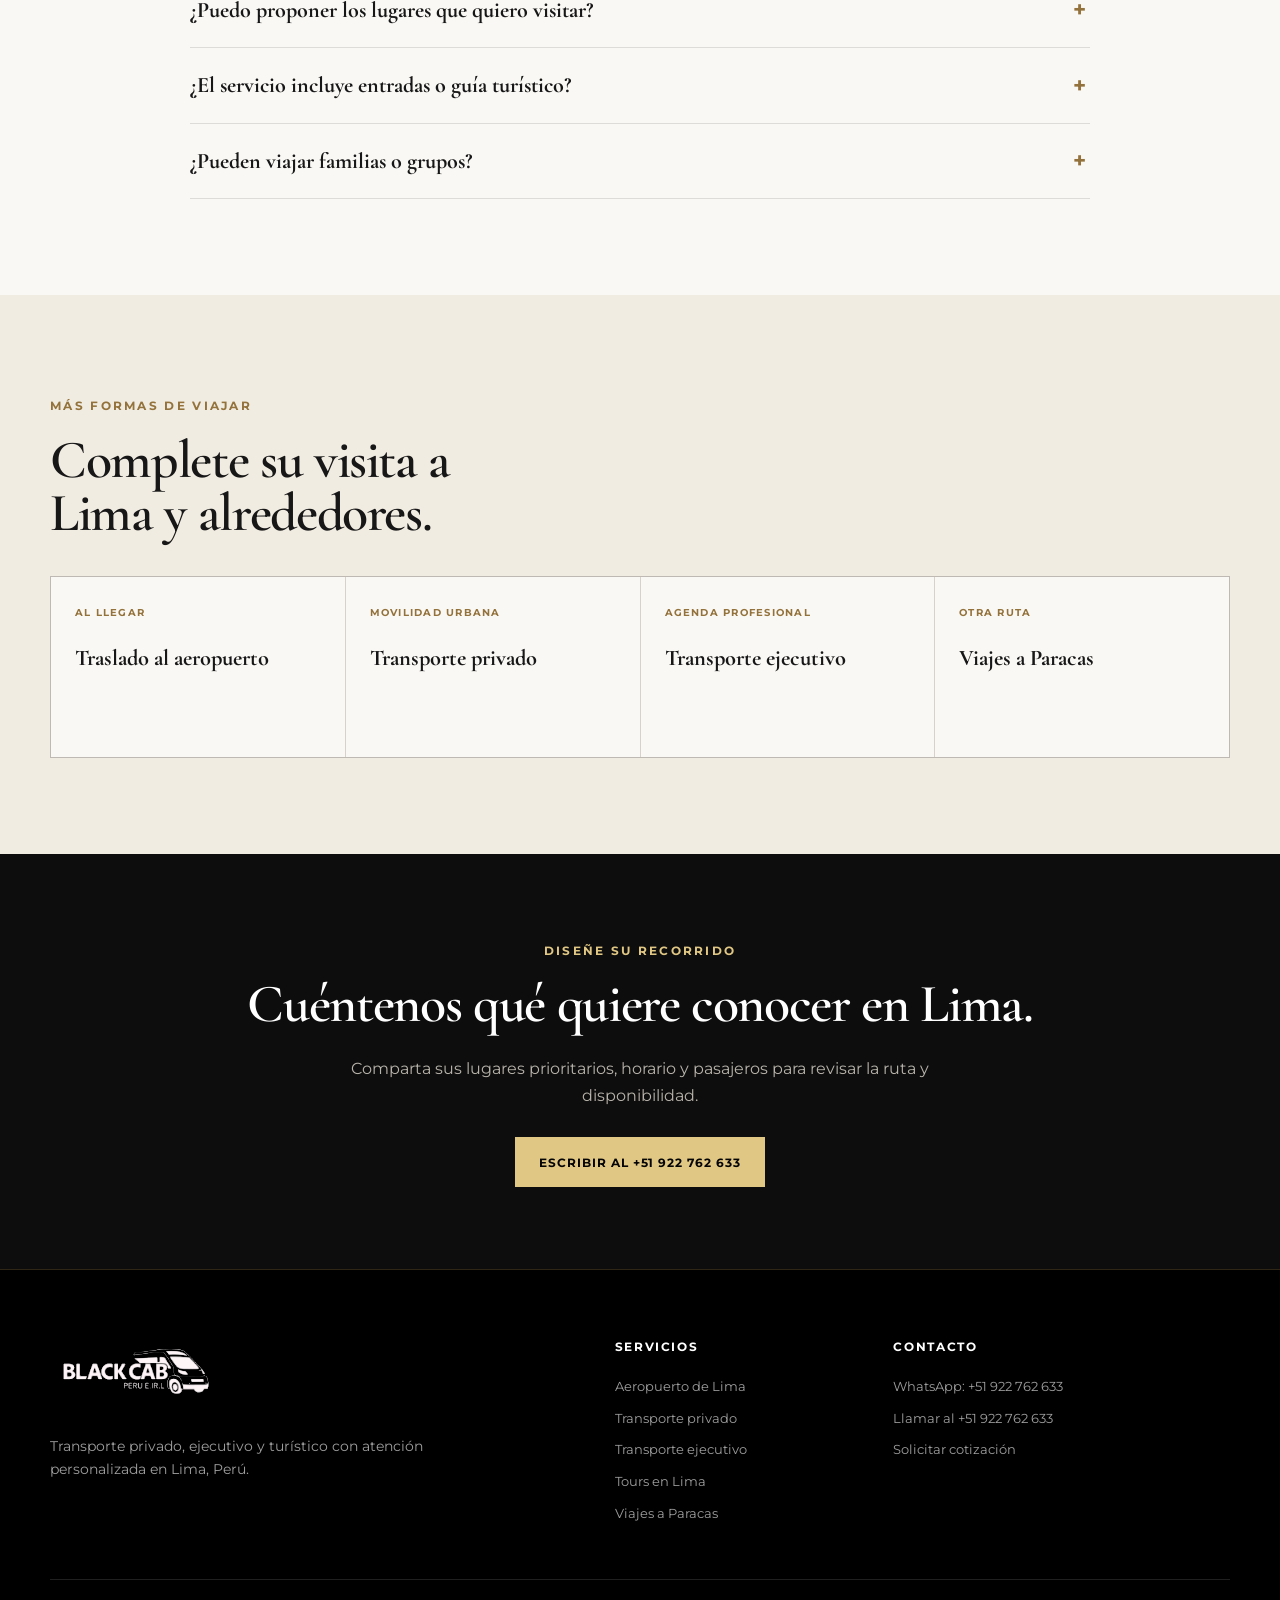
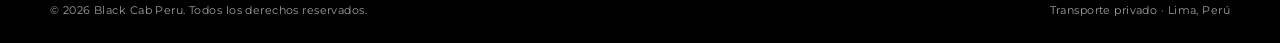
<file: tours-lima/index.html>
<!DOCTYPE html>
<html lang="es-PE">
<head>
  <meta charset="UTF-8"><meta name="viewport" content="width=device-width, initial-scale=1.0">
  <title>Tours Privados en Lima | Transporte Black Cab Peru</title>
  <meta name="description" content="Transporte privado para tours y recorridos coordinados en Lima, con puntos de visita, horarios, pasajeros y ruta definidos antes de salir.">
  <meta name="robots" content="index, follow, max-image-preview:large"><meta name="theme-color" content="#050505">
  <link rel="canonical" href="https://blackcabperu.com/tours-lima/">
  <meta property="og:locale" content="es_PE"><meta property="og:type" content="website"><meta property="og:site_name" content="Black Cab Peru"><meta property="og:title" content="Tours Privados en Lima | Black Cab Peru"><meta property="og:description" content="Movilidad privada para conocer Lima mediante un recorrido coordinado según los lugares que desea visitar."><meta property="og:url" content="https://blackcabperu.com/tours-lima/"><meta property="og:image" content="https://blackcabperu.com/assets/images/black-cab-peru-fleet-aerial.jpg"><meta property="og:image:alt" content="Flota Black Cab Peru para recorridos privados en Lima">
  <meta name="twitter:card" content="summary_large_image"><meta name="twitter:title" content="Tours Privados en Lima | Black Cab Peru"><meta name="twitter:description" content="Transporte privado para organizar un recorrido por Lima con atención directa."><meta name="twitter:image" content="https://blackcabperu.com/assets/images/black-cab-peru-fleet-aerial.jpg">
  <link rel="icon" href="/assets/images/black-cab-peru-logo-square.png" type="image/png"><link rel="preconnect" href="https://fonts.googleapis.com"><link rel="preconnect" href="https://fonts.gstatic.com" crossorigin><link href="https://fonts.googleapis.com/css2?family=Cormorant+Garamond:wght@500;600;700&family=Montserrat:wght@400;500;600;700&display=swap" rel="stylesheet"><link rel="preload" as="image" href="/assets/images/black-cab-peru-fleet-aerial.webp" type="image/webp" fetchpriority="high"><link rel="stylesheet" href="/styles.css"><link rel="stylesheet" href="/seo-pages.css">
  <script type="application/ld+json">
  {"@context":"https://schema.org","@graph":[
    {"@type":"WebPage","@id":"https://blackcabperu.com/tours-lima/#webpage","url":"https://blackcabperu.com/tours-lima/","name":"Tours privados en Lima","description":"Transporte privado para recorridos turísticos coordinados en Lima.","inLanguage":"es-PE"},
    {"@type":"Service","@id":"https://blackcabperu.com/tours-lima/#service","name":"Transporte privado para tours en Lima","serviceType":"Transporte turístico privado","areaServed":{"@type":"City","name":"Lima"},"provider":{"@id":"https://blackcabperu.com/#business"},"url":"https://blackcabperu.com/tours-lima/"},
    {"@type":"BreadcrumbList","itemListElement":[{"@type":"ListItem","position":1,"name":"Inicio","item":"https://blackcabperu.com/"},{"@type":"ListItem","position":2,"name":"Tours en Lima","item":"https://blackcabperu.com/tours-lima/"}]}
  ]}
  </script>
</head>
<body class="service-page">
  <a class="skip-link" href="#contenido">Saltar al contenido</a>
  <header class="site-header" id="siteHeader"><div class="container nav-shell"><a class="brand" href="/" aria-label="Black Cab Peru, ir al inicio"><svg class="brand-logo" viewBox="0 0 217 98" width="217" height="98" aria-hidden="true" focusable="false"><defs><filter id="logo-cutout-header" x="0" y="0" width="100%" height="100%" color-interpolation-filters="sRGB"><feColorMatrix type="matrix" values="1 0 0 0 0  0 1 0 0 0  0 0 1 0 0  2 2 2 0 -1"/></filter></defs><image href="/assets/images/black-cab-peru-logo.png" width="217" height="98" filter="url(#logo-cutout-header)"/></svg></a><button class="menu-toggle" id="menuToggle" type="button" aria-label="Abrir menú" aria-controls="mainNav" aria-expanded="false"><span></span><span></span><span></span></button><nav class="main-nav" id="mainNav" aria-label="Navegación principal"><a href="/">Inicio</a><a href="/traslado-aeropuerto-lima/">Aeropuerto</a><a href="/transporte-privado-lima/">Privado</a><a href="/transporte-ejecutivo-lima/">Ejecutivo</a><a class="active" href="/tours-lima/">Tours</a><a href="/viajes-paracas/">Paracas</a><a class="nav-cta" href="https://wa.me/51922762633?text=Hola%20Black%20Cab%20Peru%2C%20quisiera%20consultar%20por%20un%20recorrido%20privado%20en%20Lima." target="_blank" rel="noopener">Reservar</a></nav></div></header>

  <main class="page-main" id="contenido">
    <section class="service-hero" aria-labelledby="page-title"><picture class="service-hero-picture"><source srcset="/assets/images/black-cab-peru-fleet-aerial.webp" type="image/webp"><img src="/assets/images/black-cab-peru-fleet-aerial.jpg" width="1600" height="900" alt="Flota de Black Cab Peru junto a la costa de Lima" fetchpriority="high" decoding="async"></picture><div class="service-hero-overlay"></div><div class="container service-hero-content"><nav class="breadcrumb" aria-label="Migas de pan"><a href="/">Inicio</a><span aria-hidden="true">/</span><span>Tours en Lima</span></nav><span class="eyebrow">Recorridos privados · Lima</span><h1 id="page-title">Tours en Lima con transporte privado coordinado.</h1><p>Organice una ruta por los lugares que desea conocer y viaje con su familia, acompañantes o grupo en una unidad confirmada para el recorrido.</p><a class="button button-gold" href="https://wa.me/51922762633?text=Hola%20Black%20Cab%20Peru%2C%20quisiera%20organizar%20un%20tour%20privado%20en%20Lima." target="_blank" rel="noopener">Contarles mi plan</a></div></section>

    <section class="content-section"><div class="container service-intro-grid"><article class="prose"><span class="eyebrow">Conozca la ciudad a su ritmo</span><h2>Una ruta de transporte construida alrededor de sus puntos de interés.</h2><p>Quien visita Lima puede tener intereses muy distintos: arquitectura e historia, gastronomía, vistas de la costa, barrios tradicionales o una combinación de varios lugares. Por eso, el primer paso es compartir qué desea visitar y cuánto tiempo tiene disponible.</p><p>Black Cab Peru coordina el transporte entre los puntos acordados. Puede considerar zonas como Miraflores, Barranco o el Centro Histórico al preparar su consulta; la ruta final depende de los lugares seleccionados, los horarios, accesos y condiciones confirmadas.</p><h3>Transporte privado, no un paquete genérico</h3><p>El servicio se concentra en la movilidad. Entradas, actividades y servicios de guía no se consideran incluidos salvo que se indiquen y confirmen expresamente durante la coordinación.</p></article><aside class="info-panel" aria-labelledby="tour-panel-title"><span class="mini-title">Para diseñar el recorrido</span><h2 id="tour-panel-title">Comparta sus prioridades.</h2><ul><li>Fecha y tiempo disponible</li><li>Lugar de recojo y retorno</li><li>Zonas o puntos que desea visitar</li><li>Número de pasajeros</li><li>Equipaje o necesidades relevantes</li></ul><a class="button button-gold" href="https://wa.me/51922762633?text=Hola%20Black%20Cab%20Peru%2C%20estos%20son%20los%20lugares%20que%20quiero%20visitar%20en%20Lima%3A%20" target="_blank" rel="noopener">Enviar lugares</a></aside></div></section>

    <section class="content-section cream" aria-labelledby="tour-planning-title"><div class="container"><div class="section-title"><span class="eyebrow">Cómo pensar su ruta</span><h2 id="tour-planning-title">Tres decisiones que hacen más claro el recorrido.</h2><p>Una buena coordinación comienza con prioridades realistas y datos completos.</p></div><div class="detail-grid"><article class="detail-card"><span>01</span><h3>Qué quiere conocer</h3><p>Liste los lugares esenciales y distinga aquellos que son opcionales si el tiempo lo permite.</p></article><article class="detail-card"><span>02</span><h3>Cuánto tiempo tiene</h3><p>Indique la hora de inicio y el momento en que necesita finalizar o regresar.</p></article><article class="detail-card"><span>03</span><h3>Quiénes viajan</h3><p>Comparta pasajeros y equipaje para revisar la unidad y la comodidad del grupo.</p></article></div></div></section>

    <section class="content-section dark"><div class="container content-split reverse"><picture class="content-photo"><source srcset="/assets/images/black-cab-peru-mercedes-sprinter-exterior.webp" type="image/webp"><img src="/assets/images/black-cab-peru-mercedes-sprinter-exterior.jpg" width="1080" height="607" alt="Mercedes Sprinter de Black Cab Peru para recorridos privados en Lima" loading="lazy" decoding="async"></picture><article class="prose"><span class="eyebrow">Para visitantes, familias y grupos</span><h2>Movilidad entre puntos sin separar al grupo.</h2><p>Cuando varias personas desean realizar el mismo recorrido, viajar juntas simplifica la comunicación. La capacidad y la unidad se confirman de acuerdo con la solicitud y disponibilidad.</p><ol class="process-list"><li><span>1</span><div><strong>Elija sus puntos</strong><p>Comparta lugares, horario y punto de retorno.</p></div></li><li><span>2</span><div><strong>Revise la propuesta de ruta</strong><p>Se coordinan los detalles posibles para el recorrido.</p></div></li><li><span>3</span><div><strong>Confirme antes de salir</strong><p>La reserva se establece con los datos acordados.</p></div></li></ol></article></div></section>

    <section class="content-section"><div class="container page-faq"><div class="section-title"><span class="eyebrow">Preguntas frecuentes</span><h2>Antes de organizar un tour en Lima.</h2></div><details><summary>¿Puedo proponer los lugares que quiero visitar?</summary><p>Sí. Envíe sus prioridades y el tiempo disponible para revisar una ruta de transporte coherente.</p></details><details><summary>¿El servicio incluye entradas o guía turístico?</summary><p>La página describe transporte privado. Cualquier otro componente debe consultarse y confirmarse expresamente; no se considera incluido por defecto.</p></details><details><summary>¿Pueden viajar familias o grupos?</summary><p>Sí. Indique cuántas personas viajan para confirmar una unidad adecuada, sujeta a disponibilidad.</p></details></div></section>

    <section class="content-section cream"><div class="container"><div class="related-heading"><span class="eyebrow dark">Más formas de viajar</span><h2>Complete su visita a Lima y alrededores.</h2></div><div class="related-grid"><a class="related-card" href="/traslado-aeropuerto-lima/"><span>Al llegar</span><strong>Traslado al aeropuerto</strong></a><a class="related-card" href="/transporte-privado-lima/"><span>Movilidad urbana</span><strong>Transporte privado</strong></a><a class="related-card" href="/transporte-ejecutivo-lima/"><span>Agenda profesional</span><strong>Transporte ejecutivo</strong></a><a class="related-card" href="/viajes-paracas/"><span>Otra ruta</span><strong>Viajes a Paracas</strong></a></div></div></section>
    <section class="page-cta"><div class="container"><span class="eyebrow">Diseñe su recorrido</span><h2>Cuéntenos qué quiere conocer en Lima.</h2><p>Comparta sus lugares prioritarios, horario y pasajeros para revisar la ruta y disponibilidad.</p><a class="button button-gold" href="https://wa.me/51922762633?text=Hola%20Black%20Cab%20Peru%2C%20quiero%20organizar%20un%20recorrido%20privado%20por%20Lima." target="_blank" rel="noopener">Escribir al +51 922 762 633</a></div></section>
  </main>

  <footer class="site-footer"><div class="container footer-grid"><div class="footer-about"><a class="brand footer-brand" href="/" aria-label="Black Cab Peru, volver al inicio"><svg class="brand-logo" viewBox="0 0 217 98" width="217" height="98" aria-hidden="true" focusable="false"><defs><filter id="logo-cutout-footer" x="0" y="0" width="100%" height="100%" color-interpolation-filters="sRGB"><feColorMatrix type="matrix" values="1 0 0 0 0  0 1 0 0 0  0 0 1 0 0  2 2 2 0 -1"/></filter></defs><image href="/assets/images/black-cab-peru-logo.png" width="217" height="98" filter="url(#logo-cutout-footer)"/></svg></a><p>Transporte privado, ejecutivo y turístico con atención personalizada en Lima, Perú.</p></div><div><h2>Servicios</h2><a href="/traslado-aeropuerto-lima/">Aeropuerto de Lima</a><a href="/transporte-privado-lima/">Transporte privado</a><a href="/transporte-ejecutivo-lima/">Transporte ejecutivo</a><a href="/tours-lima/">Tours en Lima</a><a href="/viajes-paracas/">Viajes a Paracas</a></div><div><h2>Contacto</h2><a href="https://wa.me/51922762633" target="_blank" rel="noopener">WhatsApp: +51 922 762 633</a><a href="tel:+51922762633">Llamar al +51 922 762 633</a><a href="/#contacto">Solicitar cotización</a></div></div><div class="container footer-bottom"><span>© <span id="currentYear"></span> Black Cab Peru. Todos los derechos reservados.</span><span>Transporte privado · Lima, Perú</span></div></footer>
  <a class="whatsapp-float" href="https://wa.me/51922762633?text=Hola%20Black%20Cab%20Peru%2C%20quiero%20organizar%20un%20tour%20privado%20en%20Lima." target="_blank" rel="noopener" aria-label="Escribir a Black Cab Peru por WhatsApp"><span aria-hidden="true">WA</span></a><button class="back-to-top" id="backToTop" type="button" aria-label="Volver arriba">↑</button><script src="/script.js"></script>
</body>
</html>
</file>
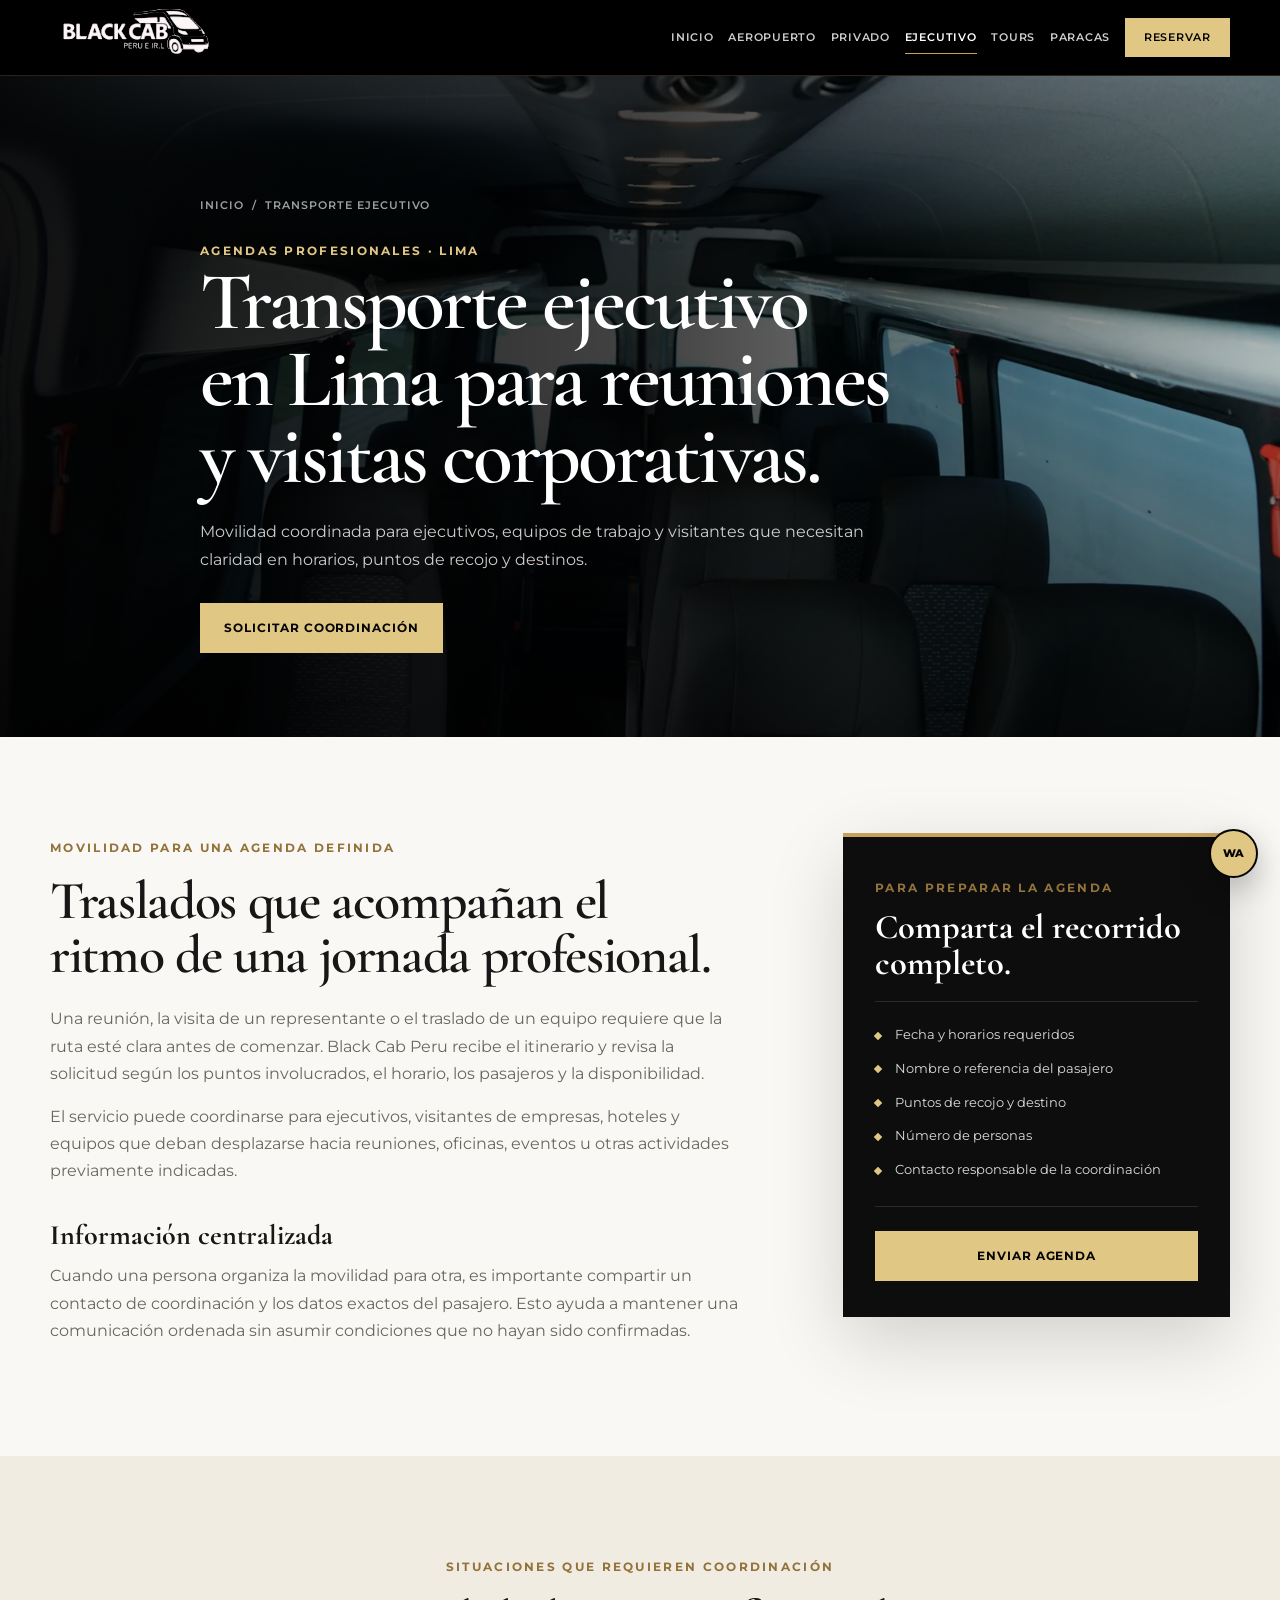
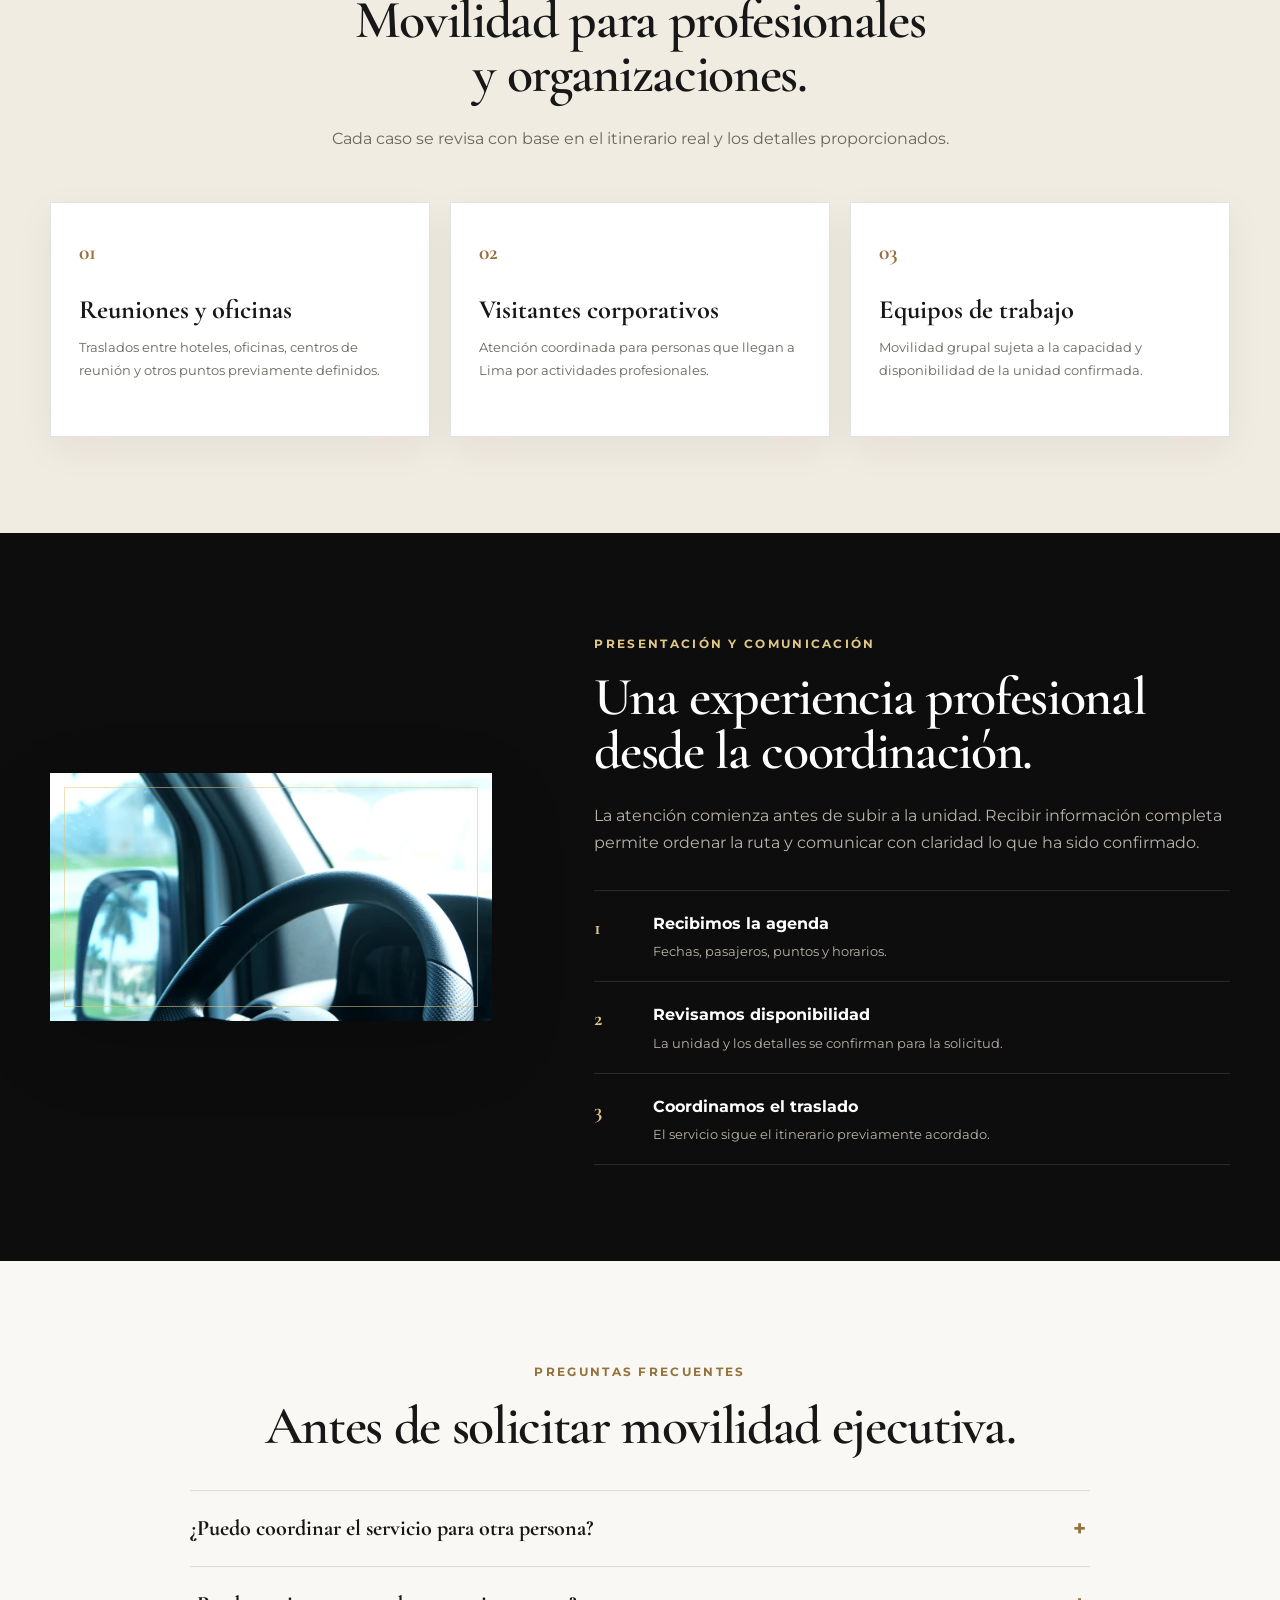
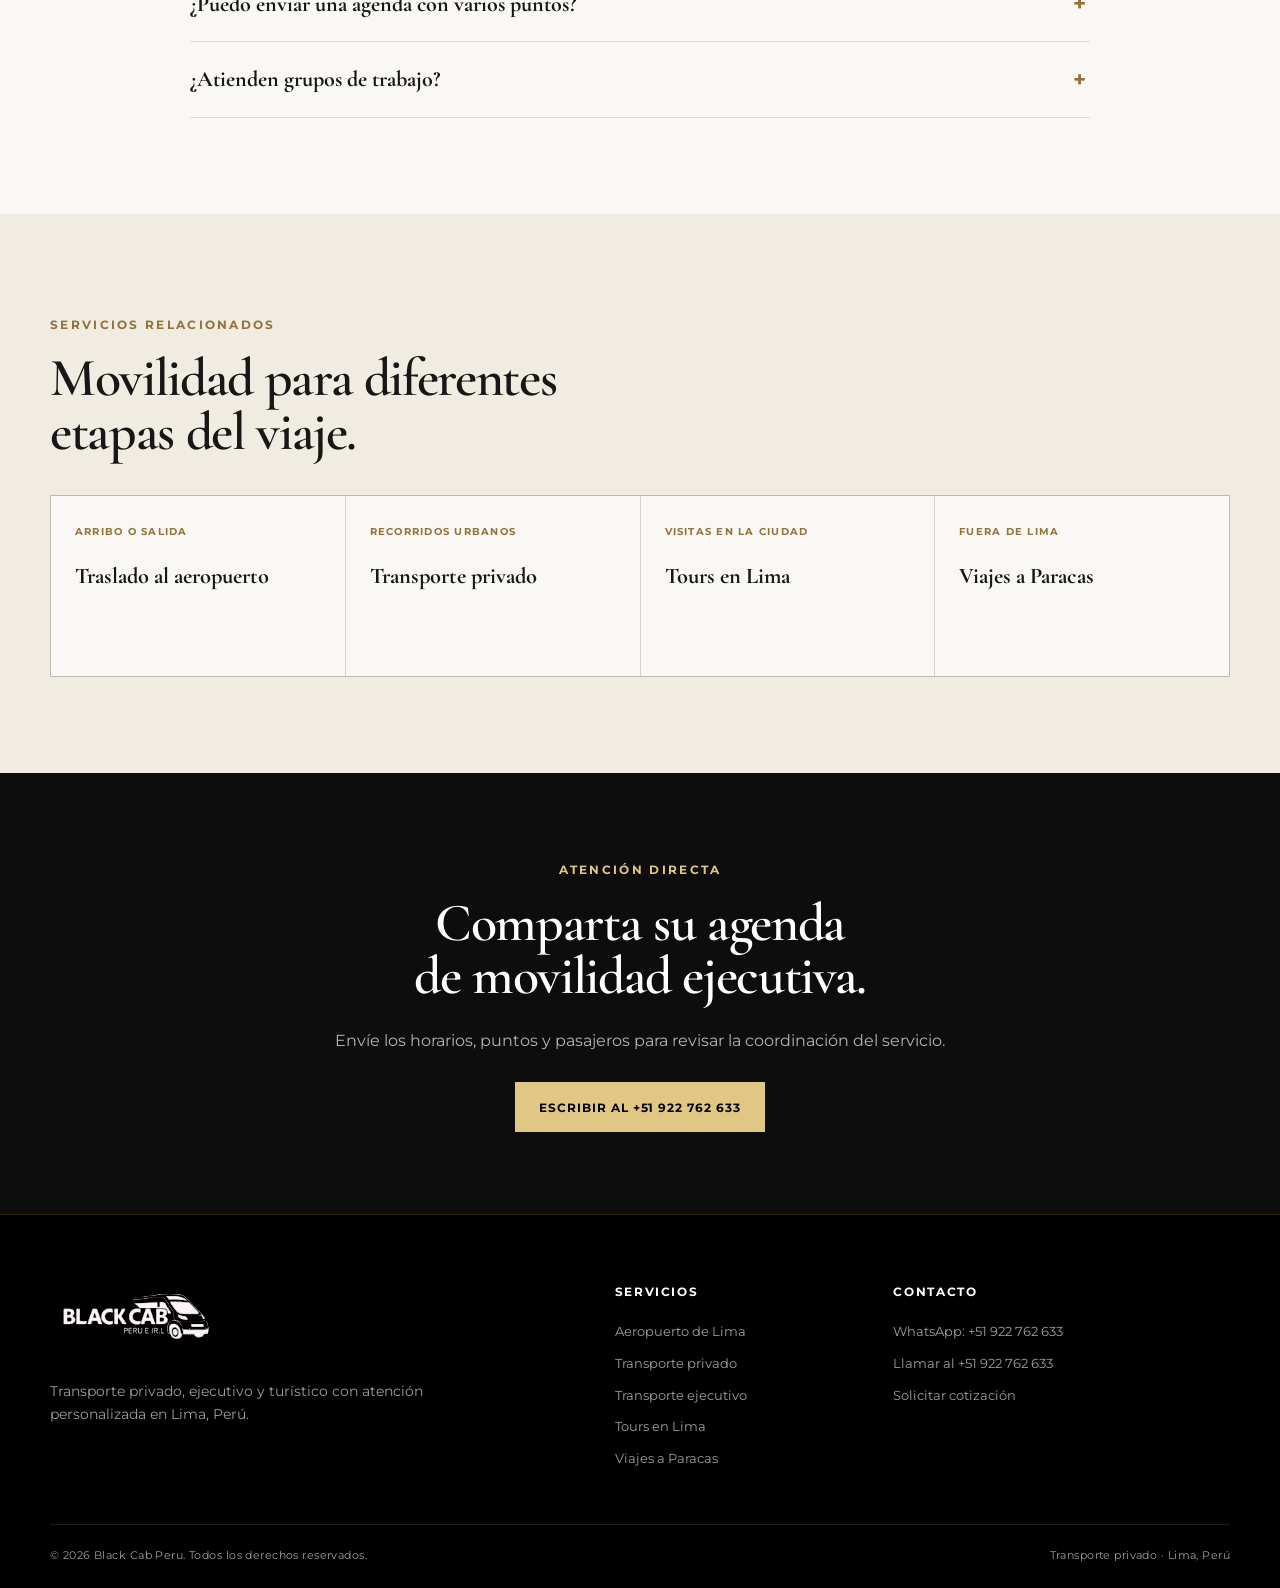
<file: transporte-ejecutivo-lima/index.html>
<!DOCTYPE html>
<html lang="es-PE">
<head>
  <meta charset="UTF-8"><meta name="viewport" content="width=device-width, initial-scale=1.0">
  <title>Transporte Ejecutivo en Lima | Black Cab Peru</title>
  <meta name="description" content="Transporte ejecutivo en Lima para reuniones, visitas corporativas, hoteles y equipos de trabajo, con agenda y recorridos coordinados previamente.">
  <meta name="robots" content="index, follow, max-image-preview:large"><meta name="theme-color" content="#050505">
  <link rel="canonical" href="https://blackcabperu.com/transporte-ejecutivo-lima/">
  <meta property="og:locale" content="es_PE"><meta property="og:type" content="website"><meta property="og:site_name" content="Black Cab Peru">
  <meta property="og:title" content="Transporte Ejecutivo en Lima | Black Cab Peru"><meta property="og:description" content="Movilidad coordinada para agendas profesionales, ejecutivos y visitantes corporativos en Lima."><meta property="og:url" content="https://blackcabperu.com/transporte-ejecutivo-lima/"><meta property="og:image" content="https://blackcabperu.com/assets/images/black-cab-peru-van-interior-seats.jpg"><meta property="og:image:alt" content="Interior de unidad para transporte ejecutivo Black Cab Peru">
  <meta name="twitter:card" content="summary_large_image"><meta name="twitter:title" content="Transporte Ejecutivo en Lima | Black Cab Peru"><meta name="twitter:description" content="Movilidad ejecutiva con horarios y puntos de traslado acordados antes del servicio."><meta name="twitter:image" content="https://blackcabperu.com/assets/images/black-cab-peru-van-interior-seats.jpg">
  <link rel="icon" href="/assets/images/black-cab-peru-logo-square.png" type="image/png"><link rel="preconnect" href="https://fonts.googleapis.com"><link rel="preconnect" href="https://fonts.gstatic.com" crossorigin><link href="https://fonts.googleapis.com/css2?family=Cormorant+Garamond:wght@500;600;700&family=Montserrat:wght@400;500;600;700&display=swap" rel="stylesheet">
  <link rel="preload" as="image" href="/assets/images/black-cab-peru-van-interior-seats.webp" type="image/webp" fetchpriority="high"><link rel="stylesheet" href="/styles.css"><link rel="stylesheet" href="/seo-pages.css">
  <script type="application/ld+json">
  {"@context":"https://schema.org","@graph":[
    {"@type":"WebPage","@id":"https://blackcabperu.com/transporte-ejecutivo-lima/#webpage","url":"https://blackcabperu.com/transporte-ejecutivo-lima/","name":"Transporte Ejecutivo en Lima","description":"Movilidad ejecutiva y corporativa coordinada en Lima.","inLanguage":"es-PE"},
    {"@type":"Service","@id":"https://blackcabperu.com/transporte-ejecutivo-lima/#service","name":"Transporte ejecutivo en Lima","serviceType":"Movilidad ejecutiva y corporativa","areaServed":{"@type":"City","name":"Lima"},"provider":{"@id":"https://blackcabperu.com/#business"},"url":"https://blackcabperu.com/transporte-ejecutivo-lima/"},
    {"@type":"BreadcrumbList","itemListElement":[{"@type":"ListItem","position":1,"name":"Inicio","item":"https://blackcabperu.com/"},{"@type":"ListItem","position":2,"name":"Transporte ejecutivo en Lima","item":"https://blackcabperu.com/transporte-ejecutivo-lima/"}]}
  ]}
  </script>
</head>
<body class="service-page">
  <a class="skip-link" href="#contenido">Saltar al contenido</a>
  <header class="site-header" id="siteHeader"><div class="container nav-shell"><a class="brand" href="/" aria-label="Black Cab Peru, ir al inicio"><svg class="brand-logo" viewBox="0 0 217 98" width="217" height="98" aria-hidden="true" focusable="false"><defs><filter id="logo-cutout-header" x="0" y="0" width="100%" height="100%" color-interpolation-filters="sRGB"><feColorMatrix type="matrix" values="1 0 0 0 0  0 1 0 0 0  0 0 1 0 0  2 2 2 0 -1"/></filter></defs><image href="/assets/images/black-cab-peru-logo.png" width="217" height="98" filter="url(#logo-cutout-header)"/></svg></a><button class="menu-toggle" id="menuToggle" type="button" aria-label="Abrir menú" aria-controls="mainNav" aria-expanded="false"><span></span><span></span><span></span></button><nav class="main-nav" id="mainNav" aria-label="Navegación principal"><a href="/">Inicio</a><a href="/traslado-aeropuerto-lima/">Aeropuerto</a><a href="/transporte-privado-lima/">Privado</a><a class="active" href="/transporte-ejecutivo-lima/">Ejecutivo</a><a href="/tours-lima/">Tours</a><a href="/viajes-paracas/">Paracas</a><a class="nav-cta" href="https://wa.me/51922762633?text=Hola%20Black%20Cab%20Peru%2C%20quisiera%20consultar%20por%20transporte%20ejecutivo." target="_blank" rel="noopener">Reservar</a></nav></div></header>

  <main class="page-main" id="contenido">
    <section class="service-hero" aria-labelledby="page-title"><picture class="service-hero-picture"><source srcset="/assets/images/black-cab-peru-van-interior-seats.webp" type="image/webp"><img src="/assets/images/black-cab-peru-van-interior-seats.jpg" width="1600" height="900" alt="Interior de van para transporte ejecutivo de Black Cab Peru en Lima" fetchpriority="high" decoding="async"></picture><div class="service-hero-overlay"></div><div class="container service-hero-content"><nav class="breadcrumb" aria-label="Migas de pan"><a href="/">Inicio</a><span aria-hidden="true">/</span><span>Transporte ejecutivo</span></nav><span class="eyebrow">Agendas profesionales · Lima</span><h1 id="page-title">Transporte ejecutivo en Lima para reuniones y visitas corporativas.</h1><p>Movilidad coordinada para ejecutivos, equipos de trabajo y visitantes que necesitan claridad en horarios, puntos de recojo y destinos.</p><a class="button button-gold" href="https://wa.me/51922762633?text=Hola%20Black%20Cab%20Peru%2C%20quisiera%20consultar%20por%20transporte%20ejecutivo%20en%20Lima." target="_blank" rel="noopener">Solicitar coordinación</a></div></section>

    <section class="content-section"><div class="container service-intro-grid"><article class="prose"><span class="eyebrow">Movilidad para una agenda definida</span><h2>Traslados que acompañan el ritmo de una jornada profesional.</h2><p>Una reunión, la visita de un representante o el traslado de un equipo requiere que la ruta esté clara antes de comenzar. Black Cab Peru recibe el itinerario y revisa la solicitud según los puntos involucrados, el horario, los pasajeros y la disponibilidad.</p><p>El servicio puede coordinarse para ejecutivos, visitantes de empresas, hoteles y equipos que deban desplazarse hacia reuniones, oficinas, eventos u otras actividades previamente indicadas.</p><h3>Información centralizada</h3><p>Cuando una persona organiza la movilidad para otra, es importante compartir un contacto de coordinación y los datos exactos del pasajero. Esto ayuda a mantener una comunicación ordenada sin asumir condiciones que no hayan sido confirmadas.</p></article><aside class="info-panel" aria-labelledby="executive-panel-title"><span class="mini-title">Para preparar la agenda</span><h2 id="executive-panel-title">Comparta el recorrido completo.</h2><ul><li>Fecha y horarios requeridos</li><li>Nombre o referencia del pasajero</li><li>Puntos de recojo y destino</li><li>Número de personas</li><li>Contacto responsable de la coordinación</li></ul><a class="button button-gold" href="https://wa.me/51922762633?text=Hola%20Black%20Cab%20Peru%2C%20tengo%20una%20agenda%20de%20traslados%20ejecutivos%20para%20cotizar." target="_blank" rel="noopener">Enviar agenda</a></aside></div></section>

    <section class="content-section cream" aria-labelledby="executive-needs-title"><div class="container"><div class="section-title"><span class="eyebrow">Situaciones que requieren coordinación</span><h2 id="executive-needs-title">Movilidad para profesionales y organizaciones.</h2><p>Cada caso se revisa con base en el itinerario real y los detalles proporcionados.</p></div><div class="detail-grid"><article class="detail-card"><span>01</span><h3>Reuniones y oficinas</h3><p>Traslados entre hoteles, oficinas, centros de reunión y otros puntos previamente definidos.</p></article><article class="detail-card"><span>02</span><h3>Visitantes corporativos</h3><p>Atención coordinada para personas que llegan a Lima por actividades profesionales.</p></article><article class="detail-card"><span>03</span><h3>Equipos de trabajo</h3><p>Movilidad grupal sujeta a la capacidad y disponibilidad de la unidad confirmada.</p></article></div></div></section>

    <section class="content-section dark"><div class="container content-split reverse"><picture class="content-photo contain"><source srcset="/assets/images/black-cab-peru-steering-wheel-premium.webp" type="image/webp"><img src="/assets/images/black-cab-peru-steering-wheel-premium.jpg" width="1080" height="607" alt="Timón completo de unidad ejecutiva Black Cab Peru" loading="lazy" decoding="async"></picture><article class="prose"><span class="eyebrow">Presentación y comunicación</span><h2>Una experiencia profesional desde la coordinación.</h2><p>La atención comienza antes de subir a la unidad. Recibir información completa permite ordenar la ruta y comunicar con claridad lo que ha sido confirmado.</p><ol class="process-list"><li><span>1</span><div><strong>Recibimos la agenda</strong><p>Fechas, pasajeros, puntos y horarios.</p></div></li><li><span>2</span><div><strong>Revisamos disponibilidad</strong><p>La unidad y los detalles se confirman para la solicitud.</p></div></li><li><span>3</span><div><strong>Coordinamos el traslado</strong><p>El servicio sigue el itinerario previamente acordado.</p></div></li></ol></article></div></section>

    <section class="content-section"><div class="container page-faq"><div class="section-title"><span class="eyebrow">Preguntas frecuentes</span><h2>Antes de solicitar movilidad ejecutiva.</h2></div><details><summary>¿Puedo coordinar el servicio para otra persona?</summary><p>Sí. Comparta los datos del pasajero y un contacto responsable para ordenar la comunicación del traslado.</p></details><details><summary>¿Puedo enviar una agenda con varios puntos?</summary><p>Sí. Envíe todos los horarios y ubicaciones para revisar la ruta completa y confirmar disponibilidad.</p></details><details><summary>¿Atienden grupos de trabajo?</summary><p>Puede consultar por movilidad grupal. La unidad se confirma según pasajeros, ruta, equipaje y disponibilidad.</p></details></div></section>

    <section class="content-section cream"><div class="container"><div class="related-heading"><span class="eyebrow dark">Servicios relacionados</span><h2>Movilidad para diferentes etapas del viaje.</h2></div><div class="related-grid"><a class="related-card" href="/traslado-aeropuerto-lima/"><span>Arribo o salida</span><strong>Traslado al aeropuerto</strong></a><a class="related-card" href="/transporte-privado-lima/"><span>Recorridos urbanos</span><strong>Transporte privado</strong></a><a class="related-card" href="/tours-lima/"><span>Visitas en la ciudad</span><strong>Tours en Lima</strong></a><a class="related-card" href="/viajes-paracas/"><span>Fuera de Lima</span><strong>Viajes a Paracas</strong></a></div></div></section>
    <section class="page-cta"><div class="container"><span class="eyebrow">Atención directa</span><h2>Comparta su agenda de movilidad ejecutiva.</h2><p>Envíe los horarios, puntos y pasajeros para revisar la coordinación del servicio.</p><a class="button button-gold" href="https://wa.me/51922762633?text=Hola%20Black%20Cab%20Peru%2C%20quisiera%20cotizar%20transporte%20ejecutivo%20en%20Lima." target="_blank" rel="noopener">Escribir al +51 922 762 633</a></div></section>
  </main>

  <footer class="site-footer"><div class="container footer-grid"><div class="footer-about"><a class="brand footer-brand" href="/" aria-label="Black Cab Peru, volver al inicio"><svg class="brand-logo" viewBox="0 0 217 98" width="217" height="98" aria-hidden="true" focusable="false"><defs><filter id="logo-cutout-footer" x="0" y="0" width="100%" height="100%" color-interpolation-filters="sRGB"><feColorMatrix type="matrix" values="1 0 0 0 0  0 1 0 0 0  0 0 1 0 0  2 2 2 0 -1"/></filter></defs><image href="/assets/images/black-cab-peru-logo.png" width="217" height="98" filter="url(#logo-cutout-footer)"/></svg></a><p>Transporte privado, ejecutivo y turístico con atención personalizada en Lima, Perú.</p></div><div><h2>Servicios</h2><a href="/traslado-aeropuerto-lima/">Aeropuerto de Lima</a><a href="/transporte-privado-lima/">Transporte privado</a><a href="/transporte-ejecutivo-lima/">Transporte ejecutivo</a><a href="/tours-lima/">Tours en Lima</a><a href="/viajes-paracas/">Viajes a Paracas</a></div><div><h2>Contacto</h2><a href="https://wa.me/51922762633" target="_blank" rel="noopener">WhatsApp: +51 922 762 633</a><a href="tel:+51922762633">Llamar al +51 922 762 633</a><a href="/#contacto">Solicitar cotización</a></div></div><div class="container footer-bottom"><span>© <span id="currentYear"></span> Black Cab Peru. Todos los derechos reservados.</span><span>Transporte privado · Lima, Perú</span></div></footer>
  <a class="whatsapp-float" href="https://wa.me/51922762633?text=Hola%20Black%20Cab%20Peru%2C%20quisiera%20consultar%20por%20transporte%20ejecutivo." target="_blank" rel="noopener" aria-label="Escribir a Black Cab Peru por WhatsApp"><span aria-hidden="true">WA</span></a><button class="back-to-top" id="backToTop" type="button" aria-label="Volver arriba">↑</button><script src="/script.js"></script>
</body>
</html>
</file>
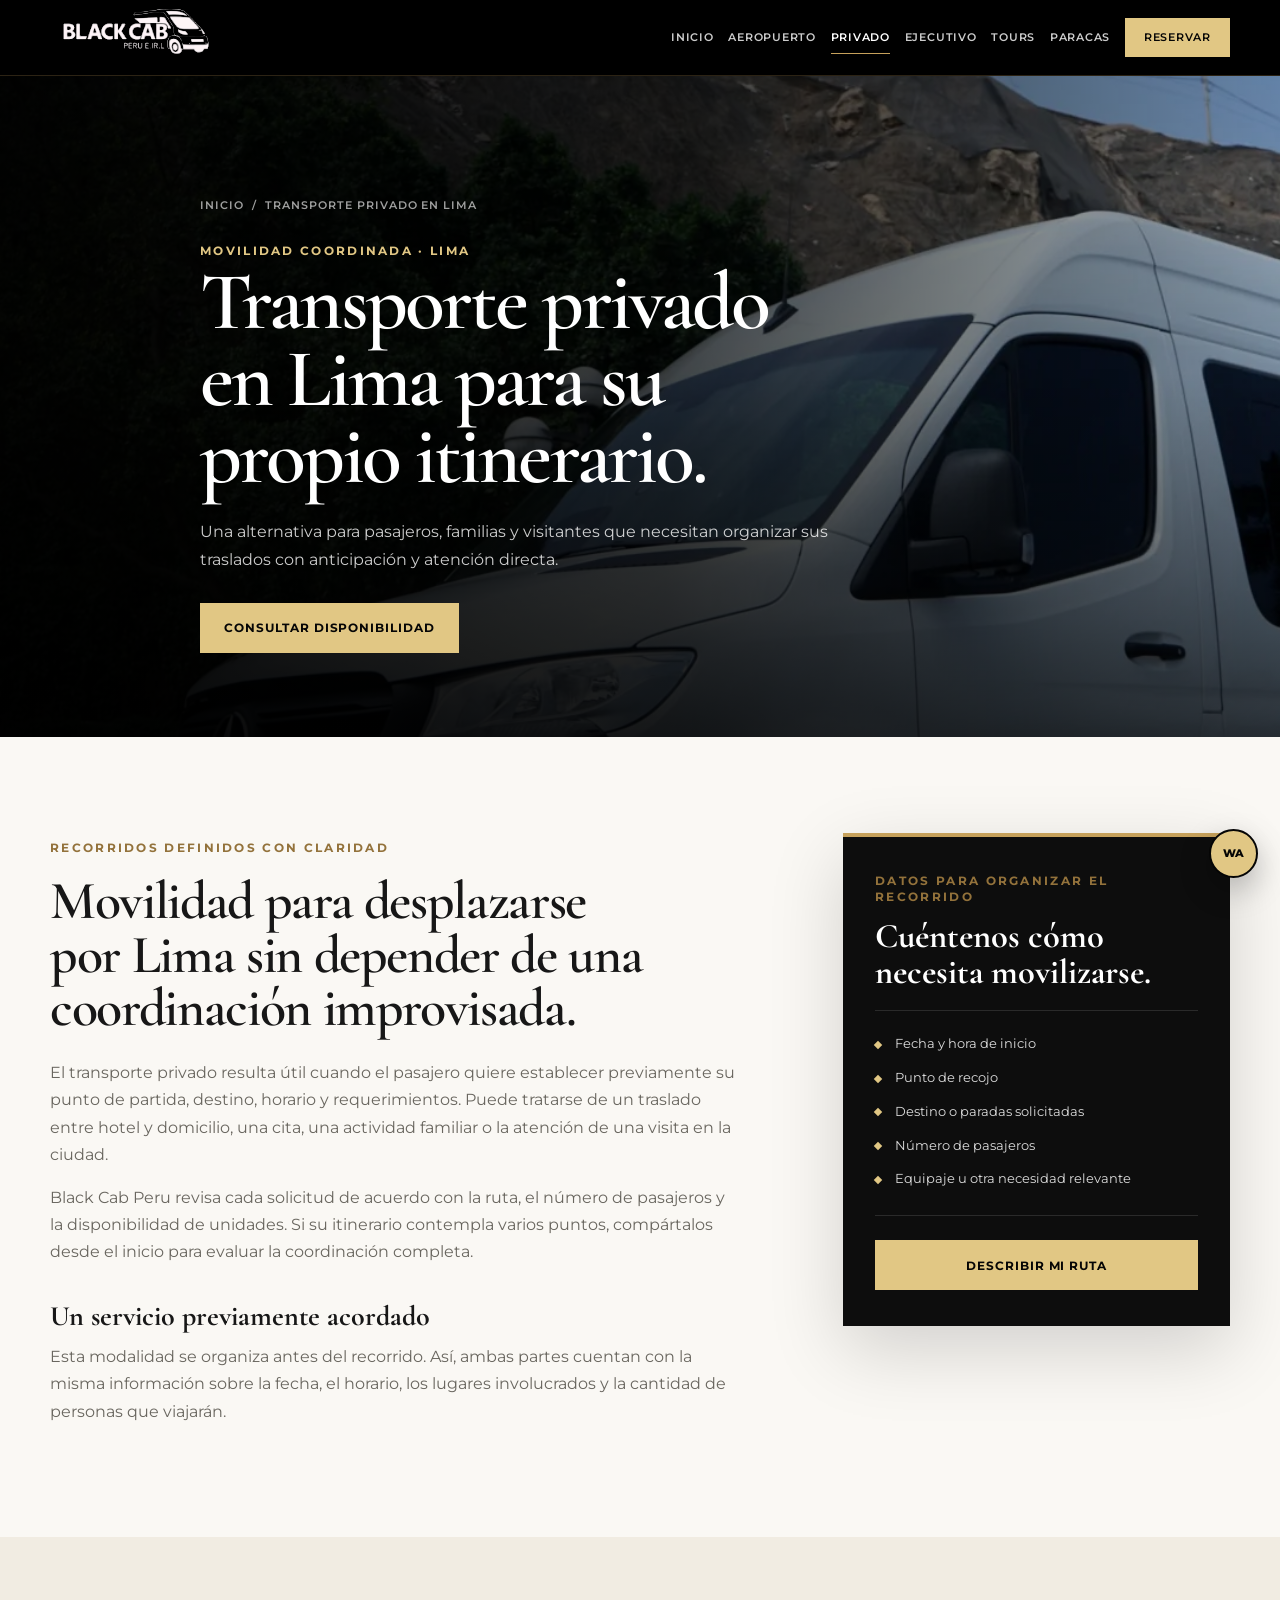
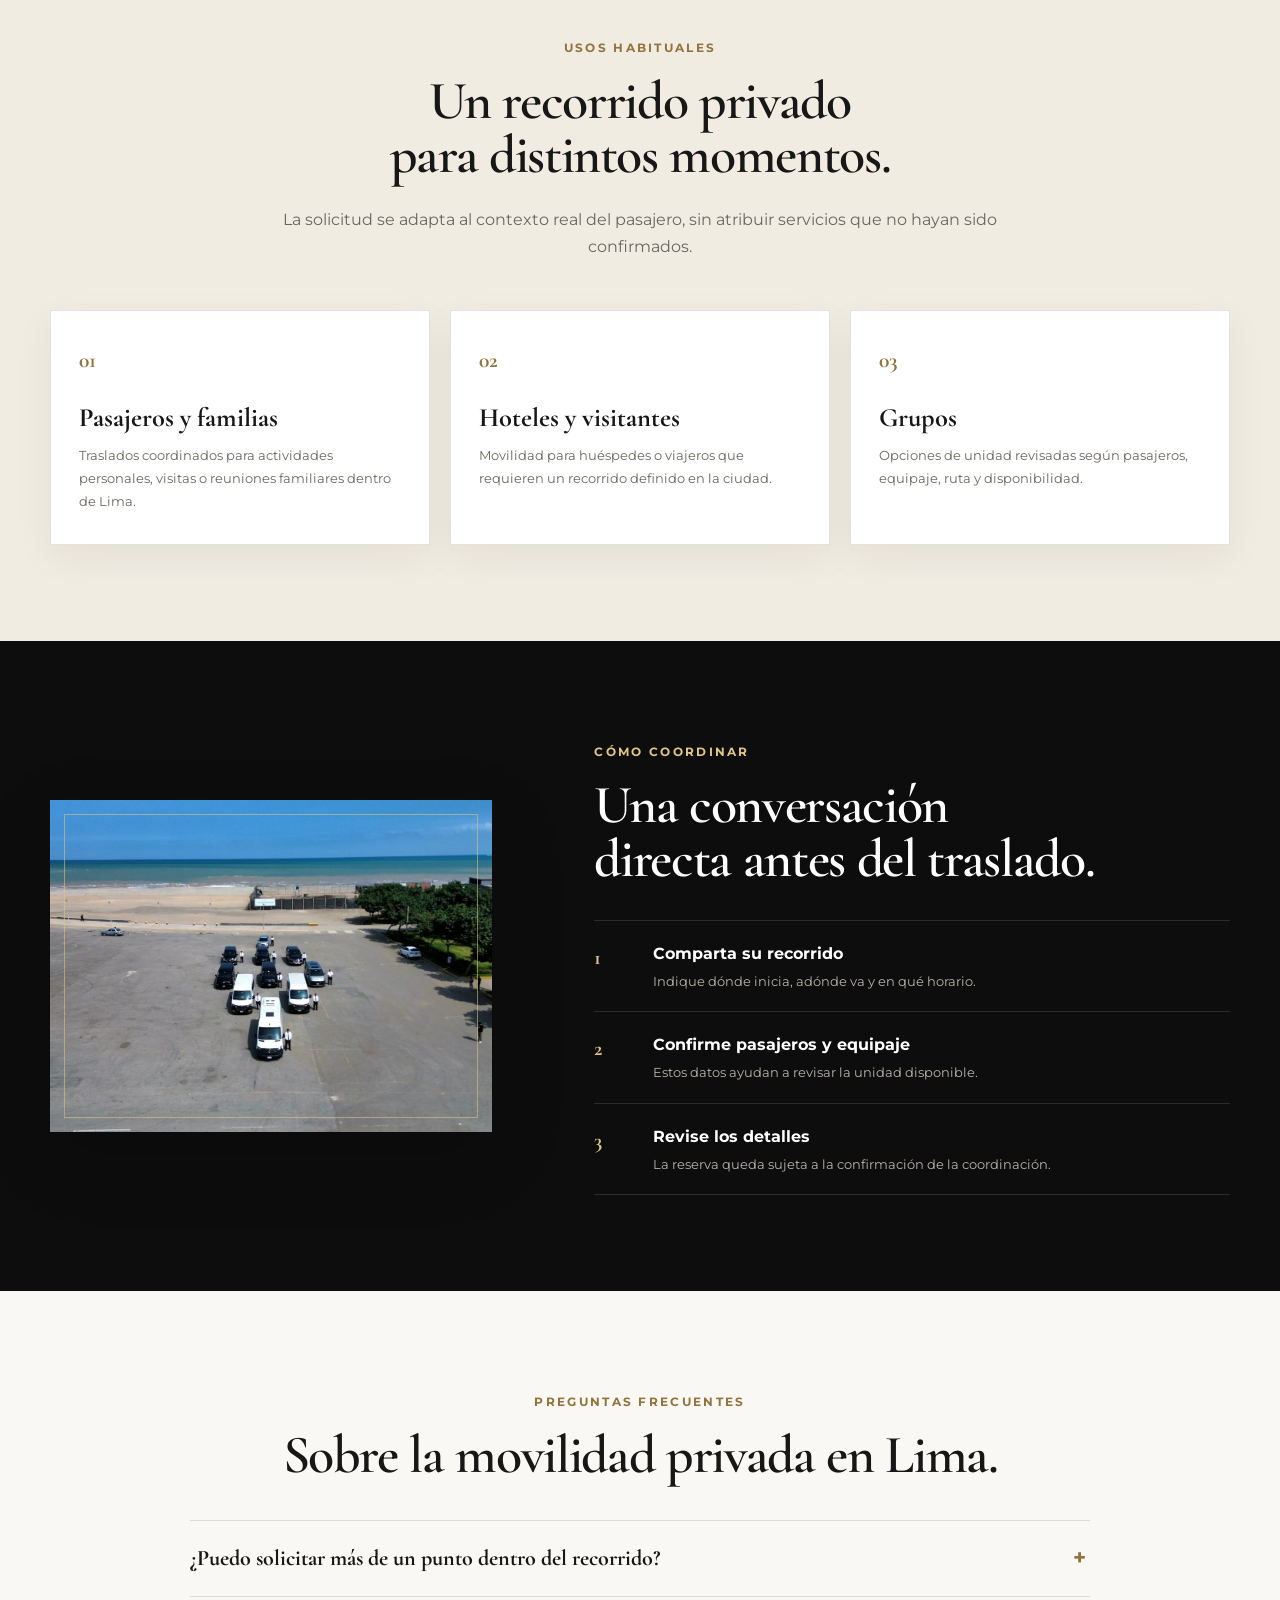
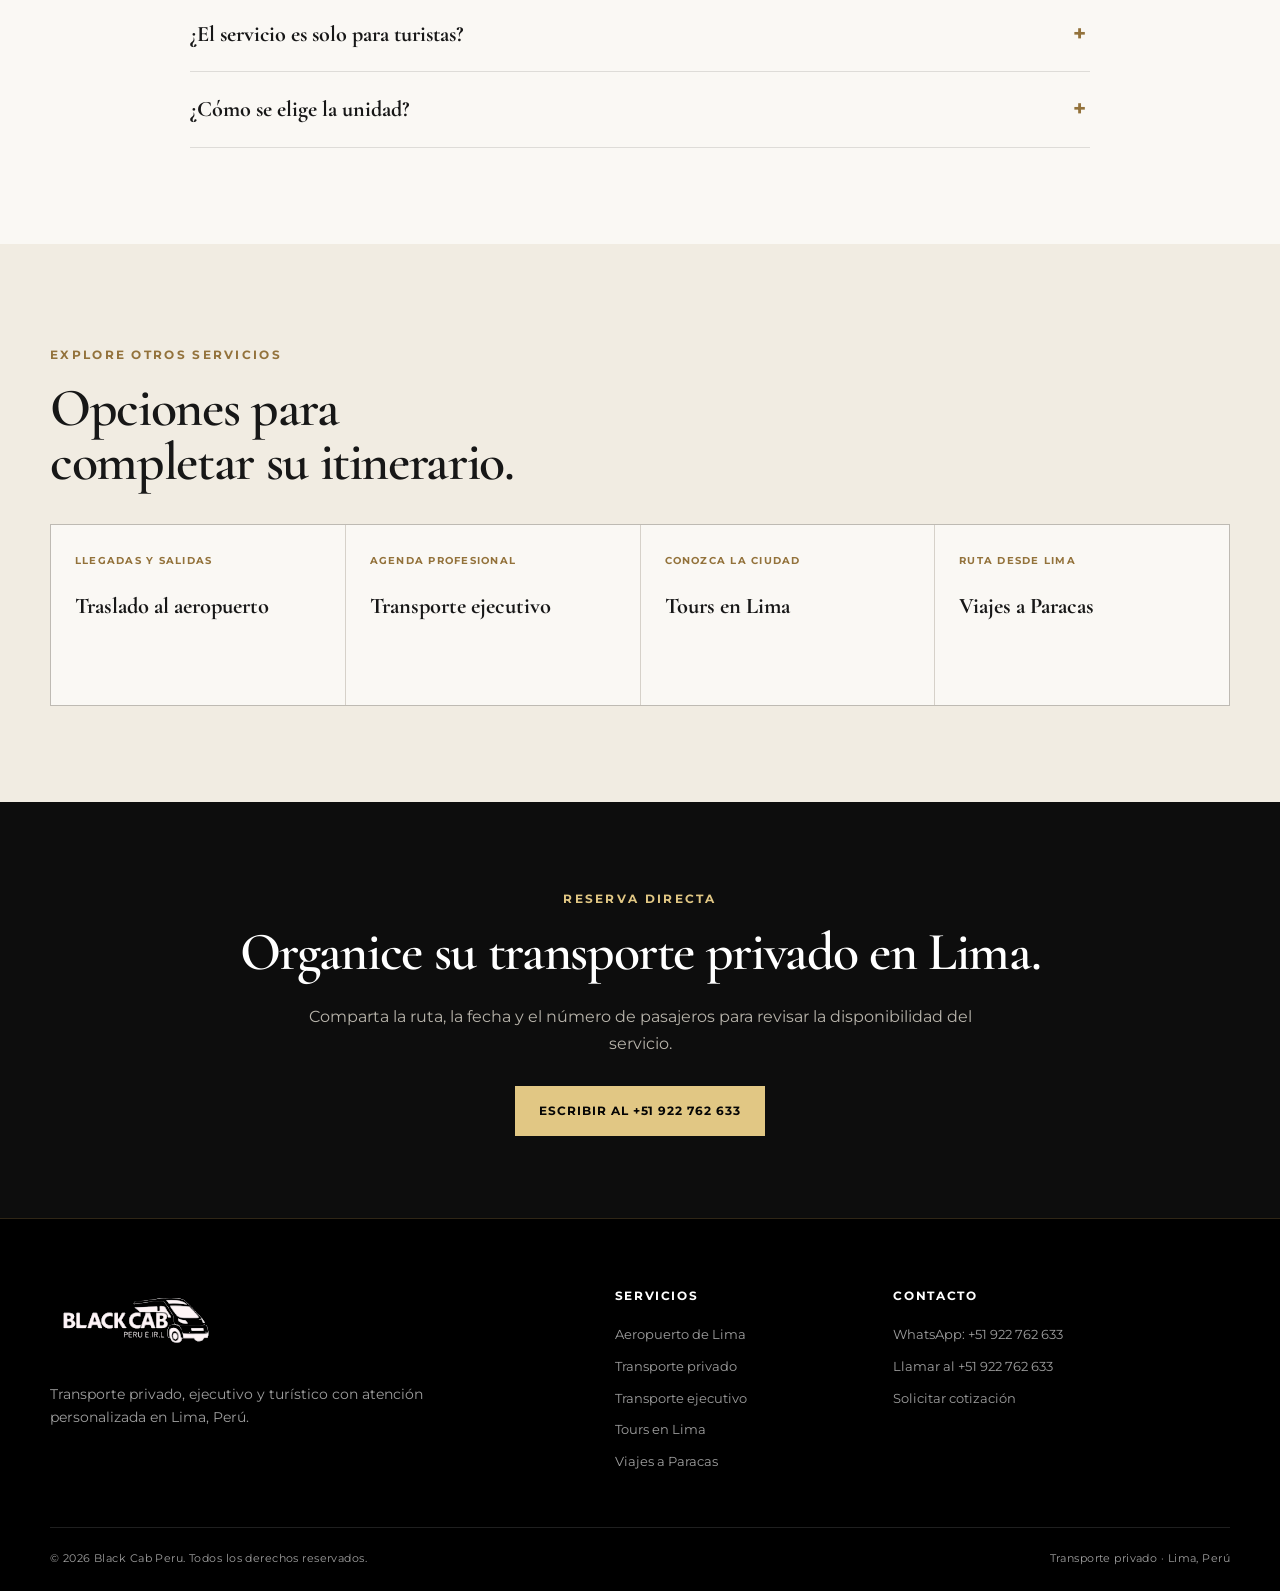
<file: transporte-privado-lima/index.html>
<!DOCTYPE html>
<html lang="es-PE">
<head>
  <meta charset="UTF-8">
  <meta name="viewport" content="width=device-width, initial-scale=1.0">
  <title>Transporte Privado en Lima | Black Cab Peru</title>
  <meta name="description" content="Transporte privado en Lima para hoteles, domicilios, reuniones, familias y visitantes, con ruta y horario coordinados directamente por WhatsApp.">
  <meta name="robots" content="index, follow, max-image-preview:large">
  <meta name="theme-color" content="#050505">
  <link rel="canonical" href="https://blackcabperu.com/transporte-privado-lima/">
  <meta property="og:locale" content="es_PE"><meta property="og:type" content="website"><meta property="og:site_name" content="Black Cab Peru">
  <meta property="og:title" content="Transporte Privado en Lima | Black Cab Peru">
  <meta property="og:description" content="Movilidad privada coordinada para recorridos personales, familiares y de visitantes dentro de Lima.">
  <meta property="og:url" content="https://blackcabperu.com/transporte-privado-lima/">
  <meta property="og:image" content="https://blackcabperu.com/assets/images/black-cab-peru-mercedes-sprinter-exterior.jpg">
  <meta property="og:image:alt" content="Unidad de Black Cab Peru para transporte privado en Lima">
  <meta name="twitter:card" content="summary_large_image"><meta name="twitter:title" content="Transporte Privado en Lima | Black Cab Peru"><meta name="twitter:description" content="Movilidad privada en Lima con recorrido, horario y pasajeros coordinados previamente."><meta name="twitter:image" content="https://blackcabperu.com/assets/images/black-cab-peru-mercedes-sprinter-exterior.jpg">
  <link rel="icon" href="/assets/images/black-cab-peru-logo-square.png" type="image/png">
  <link rel="preconnect" href="https://fonts.googleapis.com"><link rel="preconnect" href="https://fonts.gstatic.com" crossorigin>
  <link href="https://fonts.googleapis.com/css2?family=Cormorant+Garamond:wght@500;600;700&family=Montserrat:wght@400;500;600;700&display=swap" rel="stylesheet">
  <link rel="preload" as="image" href="/assets/images/black-cab-peru-mercedes-sprinter-exterior.webp" type="image/webp" fetchpriority="high">
  <link rel="stylesheet" href="/styles.css"><link rel="stylesheet" href="/seo-pages.css">
  <script type="application/ld+json">
  {"@context":"https://schema.org","@graph":[
    {"@type":"WebPage","@id":"https://blackcabperu.com/transporte-privado-lima/#webpage","url":"https://blackcabperu.com/transporte-privado-lima/","name":"Transporte Privado en Lima","description":"Movilidad privada coordinada para pasajeros, familias y visitantes en Lima.","inLanguage":"es-PE"},
    {"@type":"Service","@id":"https://blackcabperu.com/transporte-privado-lima/#service","name":"Transporte privado en Lima","serviceType":"Transporte privado de pasajeros","areaServed":{"@type":"City","name":"Lima"},"provider":{"@id":"https://blackcabperu.com/#business"},"url":"https://blackcabperu.com/transporte-privado-lima/"},
    {"@type":"BreadcrumbList","itemListElement":[{"@type":"ListItem","position":1,"name":"Inicio","item":"https://blackcabperu.com/"},{"@type":"ListItem","position":2,"name":"Transporte privado en Lima","item":"https://blackcabperu.com/transporte-privado-lima/"}]}
  ]}
  </script>
</head>
<body class="service-page">
  <a class="skip-link" href="#contenido">Saltar al contenido</a>
  <header class="site-header" id="siteHeader"><div class="container nav-shell"><a class="brand" href="/" aria-label="Black Cab Peru, ir al inicio"><svg class="brand-logo" viewBox="0 0 217 98" width="217" height="98" aria-hidden="true" focusable="false"><defs><filter id="logo-cutout-header" x="0" y="0" width="100%" height="100%" color-interpolation-filters="sRGB"><feColorMatrix type="matrix" values="1 0 0 0 0  0 1 0 0 0  0 0 1 0 0  2 2 2 0 -1"/></filter></defs><image href="/assets/images/black-cab-peru-logo.png" width="217" height="98" filter="url(#logo-cutout-header)"/></svg></a><button class="menu-toggle" id="menuToggle" type="button" aria-label="Abrir menú" aria-controls="mainNav" aria-expanded="false"><span></span><span></span><span></span></button><nav class="main-nav" id="mainNav" aria-label="Navegación principal"><a href="/">Inicio</a><a href="/traslado-aeropuerto-lima/">Aeropuerto</a><a class="active" href="/transporte-privado-lima/">Privado</a><a href="/transporte-ejecutivo-lima/">Ejecutivo</a><a href="/tours-lima/">Tours</a><a href="/viajes-paracas/">Paracas</a><a class="nav-cta" href="https://wa.me/51922762633?text=Hola%20Black%20Cab%20Peru%2C%20quisiera%20cotizar%20transporte%20privado%20en%20Lima." target="_blank" rel="noopener">Reservar</a></nav></div></header>

  <main class="page-main" id="contenido">
    <section class="service-hero" aria-labelledby="page-title"><picture class="service-hero-picture"><source srcset="/assets/images/black-cab-peru-mercedes-sprinter-exterior.webp" type="image/webp"><img src="/assets/images/black-cab-peru-mercedes-sprinter-exterior.jpg" width="1080" height="607" alt="Unidad Mercedes Sprinter de Black Cab Peru para transporte privado en Lima" fetchpriority="high" decoding="async"></picture><div class="service-hero-overlay"></div><div class="container service-hero-content"><nav class="breadcrumb" aria-label="Migas de pan"><a href="/">Inicio</a><span aria-hidden="true">/</span><span>Transporte privado en Lima</span></nav><span class="eyebrow">Movilidad coordinada · Lima</span><h1 id="page-title">Transporte privado en Lima para su propio itinerario.</h1><p>Una alternativa para pasajeros, familias y visitantes que necesitan organizar sus traslados con anticipación y atención directa.</p><a class="button button-gold" href="https://wa.me/51922762633?text=Hola%20Black%20Cab%20Peru%2C%20quisiera%20cotizar%20transporte%20privado%20en%20Lima." target="_blank" rel="noopener">Consultar disponibilidad</a></div></section>

    <section class="content-section"><div class="container service-intro-grid"><article class="prose"><span class="eyebrow">Recorridos definidos con claridad</span><h2>Movilidad para desplazarse por Lima sin depender de una coordinación improvisada.</h2><p>El transporte privado resulta útil cuando el pasajero quiere establecer previamente su punto de partida, destino, horario y requerimientos. Puede tratarse de un traslado entre hotel y domicilio, una cita, una actividad familiar o la atención de una visita en la ciudad.</p><p>Black Cab Peru revisa cada solicitud de acuerdo con la ruta, el número de pasajeros y la disponibilidad de unidades. Si su itinerario contempla varios puntos, compártalos desde el inicio para evaluar la coordinación completa.</p><h3>Un servicio previamente acordado</h3><p>Esta modalidad se organiza antes del recorrido. Así, ambas partes cuentan con la misma información sobre la fecha, el horario, los lugares involucrados y la cantidad de personas que viajarán.</p></article><aside class="info-panel" aria-labelledby="private-panel-title"><span class="mini-title">Datos para organizar el recorrido</span><h2 id="private-panel-title">Cuéntenos cómo necesita movilizarse.</h2><ul><li>Fecha y hora de inicio</li><li>Punto de recojo</li><li>Destino o paradas solicitadas</li><li>Número de pasajeros</li><li>Equipaje u otra necesidad relevante</li></ul><a class="button button-gold" href="https://wa.me/51922762633?text=Hola%20Black%20Cab%20Peru%2C%20necesito%20movilidad%20privada%20en%20Lima." target="_blank" rel="noopener">Describir mi ruta</a></aside></div></section>

    <section class="content-section cream" aria-labelledby="private-uses-title"><div class="container"><div class="section-title"><span class="eyebrow">Usos habituales</span><h2 id="private-uses-title">Un recorrido privado para distintos momentos.</h2><p>La solicitud se adapta al contexto real del pasajero, sin atribuir servicios que no hayan sido confirmados.</p></div><div class="detail-grid"><article class="detail-card"><span>01</span><h3>Pasajeros y familias</h3><p>Traslados coordinados para actividades personales, visitas o reuniones familiares dentro de Lima.</p></article><article class="detail-card"><span>02</span><h3>Hoteles y visitantes</h3><p>Movilidad para huéspedes o viajeros que requieren un recorrido definido en la ciudad.</p></article><article class="detail-card"><span>03</span><h3>Grupos</h3><p>Opciones de unidad revisadas según pasajeros, equipaje, ruta y disponibilidad.</p></article></div></div></section>

    <section class="content-section dark"><div class="container content-split reverse"><picture class="content-photo"><source srcset="/assets/images/black-cab-peru-fleet-aerial.webp" type="image/webp"><img src="/assets/images/black-cab-peru-fleet-aerial.jpg" width="1600" height="900" alt="Flota real de Black Cab Peru para movilidad privada en Lima" loading="lazy" decoding="async"></picture><article class="prose"><span class="eyebrow">Cómo coordinar</span><h2>Una conversación directa antes del traslado.</h2><ol class="process-list"><li><span>1</span><div><strong>Comparta su recorrido</strong><p>Indique dónde inicia, adónde va y en qué horario.</p></div></li><li><span>2</span><div><strong>Confirme pasajeros y equipaje</strong><p>Estos datos ayudan a revisar la unidad disponible.</p></div></li><li><span>3</span><div><strong>Revise los detalles</strong><p>La reserva queda sujeta a la confirmación de la coordinación.</p></div></li></ol></article></div></section>

    <section class="content-section"><div class="container page-faq"><div class="section-title"><span class="eyebrow">Preguntas frecuentes</span><h2>Sobre la movilidad privada en Lima.</h2></div><details><summary>¿Puedo solicitar más de un punto dentro del recorrido?</summary><p>Puede compartir todos los puntos que necesita. La ruta y la disponibilidad se revisan antes de confirmar el servicio.</p></details><details><summary>¿El servicio es solo para turistas?</summary><p>No. Se atienden solicitudes de pasajeros particulares, familias, visitantes, hoteles y grupos, según el recorrido coordinado.</p></details><details><summary>¿Cómo se elige la unidad?</summary><p>La opción se revisa según el número de pasajeros, el equipaje, la ruta solicitada y la disponibilidad.</p></details></div></section>

    <section class="content-section cream"><div class="container"><div class="related-heading"><span class="eyebrow dark">Explore otros servicios</span><h2>Opciones para completar su itinerario.</h2></div><div class="related-grid"><a class="related-card" href="/traslado-aeropuerto-lima/"><span>Llegadas y salidas</span><strong>Traslado al aeropuerto</strong></a><a class="related-card" href="/transporte-ejecutivo-lima/"><span>Agenda profesional</span><strong>Transporte ejecutivo</strong></a><a class="related-card" href="/tours-lima/"><span>Conozca la ciudad</span><strong>Tours en Lima</strong></a><a class="related-card" href="/viajes-paracas/"><span>Ruta desde Lima</span><strong>Viajes a Paracas</strong></a></div></div></section>
    <section class="page-cta"><div class="container"><span class="eyebrow">Reserva directa</span><h2>Organice su transporte privado en Lima.</h2><p>Comparta la ruta, la fecha y el número de pasajeros para revisar la disponibilidad del servicio.</p><a class="button button-gold" href="https://wa.me/51922762633?text=Hola%20Black%20Cab%20Peru%2C%20quisiera%20organizar%20un%20traslado%20privado%20en%20Lima." target="_blank" rel="noopener">Escribir al +51 922 762 633</a></div></section>
  </main>

  <footer class="site-footer"><div class="container footer-grid"><div class="footer-about"><a class="brand footer-brand" href="/" aria-label="Black Cab Peru, volver al inicio"><svg class="brand-logo" viewBox="0 0 217 98" width="217" height="98" aria-hidden="true" focusable="false"><defs><filter id="logo-cutout-footer" x="0" y="0" width="100%" height="100%" color-interpolation-filters="sRGB"><feColorMatrix type="matrix" values="1 0 0 0 0  0 1 0 0 0  0 0 1 0 0  2 2 2 0 -1"/></filter></defs><image href="/assets/images/black-cab-peru-logo.png" width="217" height="98" filter="url(#logo-cutout-footer)"/></svg></a><p>Transporte privado, ejecutivo y turístico con atención personalizada en Lima, Perú.</p></div><div><h2>Servicios</h2><a href="/traslado-aeropuerto-lima/">Aeropuerto de Lima</a><a href="/transporte-privado-lima/">Transporte privado</a><a href="/transporte-ejecutivo-lima/">Transporte ejecutivo</a><a href="/tours-lima/">Tours en Lima</a><a href="/viajes-paracas/">Viajes a Paracas</a></div><div><h2>Contacto</h2><a href="https://wa.me/51922762633" target="_blank" rel="noopener">WhatsApp: +51 922 762 633</a><a href="tel:+51922762633">Llamar al +51 922 762 633</a><a href="/#contacto">Solicitar cotización</a></div></div><div class="container footer-bottom"><span>© <span id="currentYear"></span> Black Cab Peru. Todos los derechos reservados.</span><span>Transporte privado · Lima, Perú</span></div></footer>
  <a class="whatsapp-float" href="https://wa.me/51922762633?text=Hola%20Black%20Cab%20Peru%2C%20quisiera%20cotizar%20transporte%20privado%20en%20Lima." target="_blank" rel="noopener" aria-label="Escribir a Black Cab Peru por WhatsApp"><span aria-hidden="true">WA</span></a><button class="back-to-top" id="backToTop" type="button" aria-label="Volver arriba">↑</button><script src="/script.js"></script>
</body>
</html>
</file>
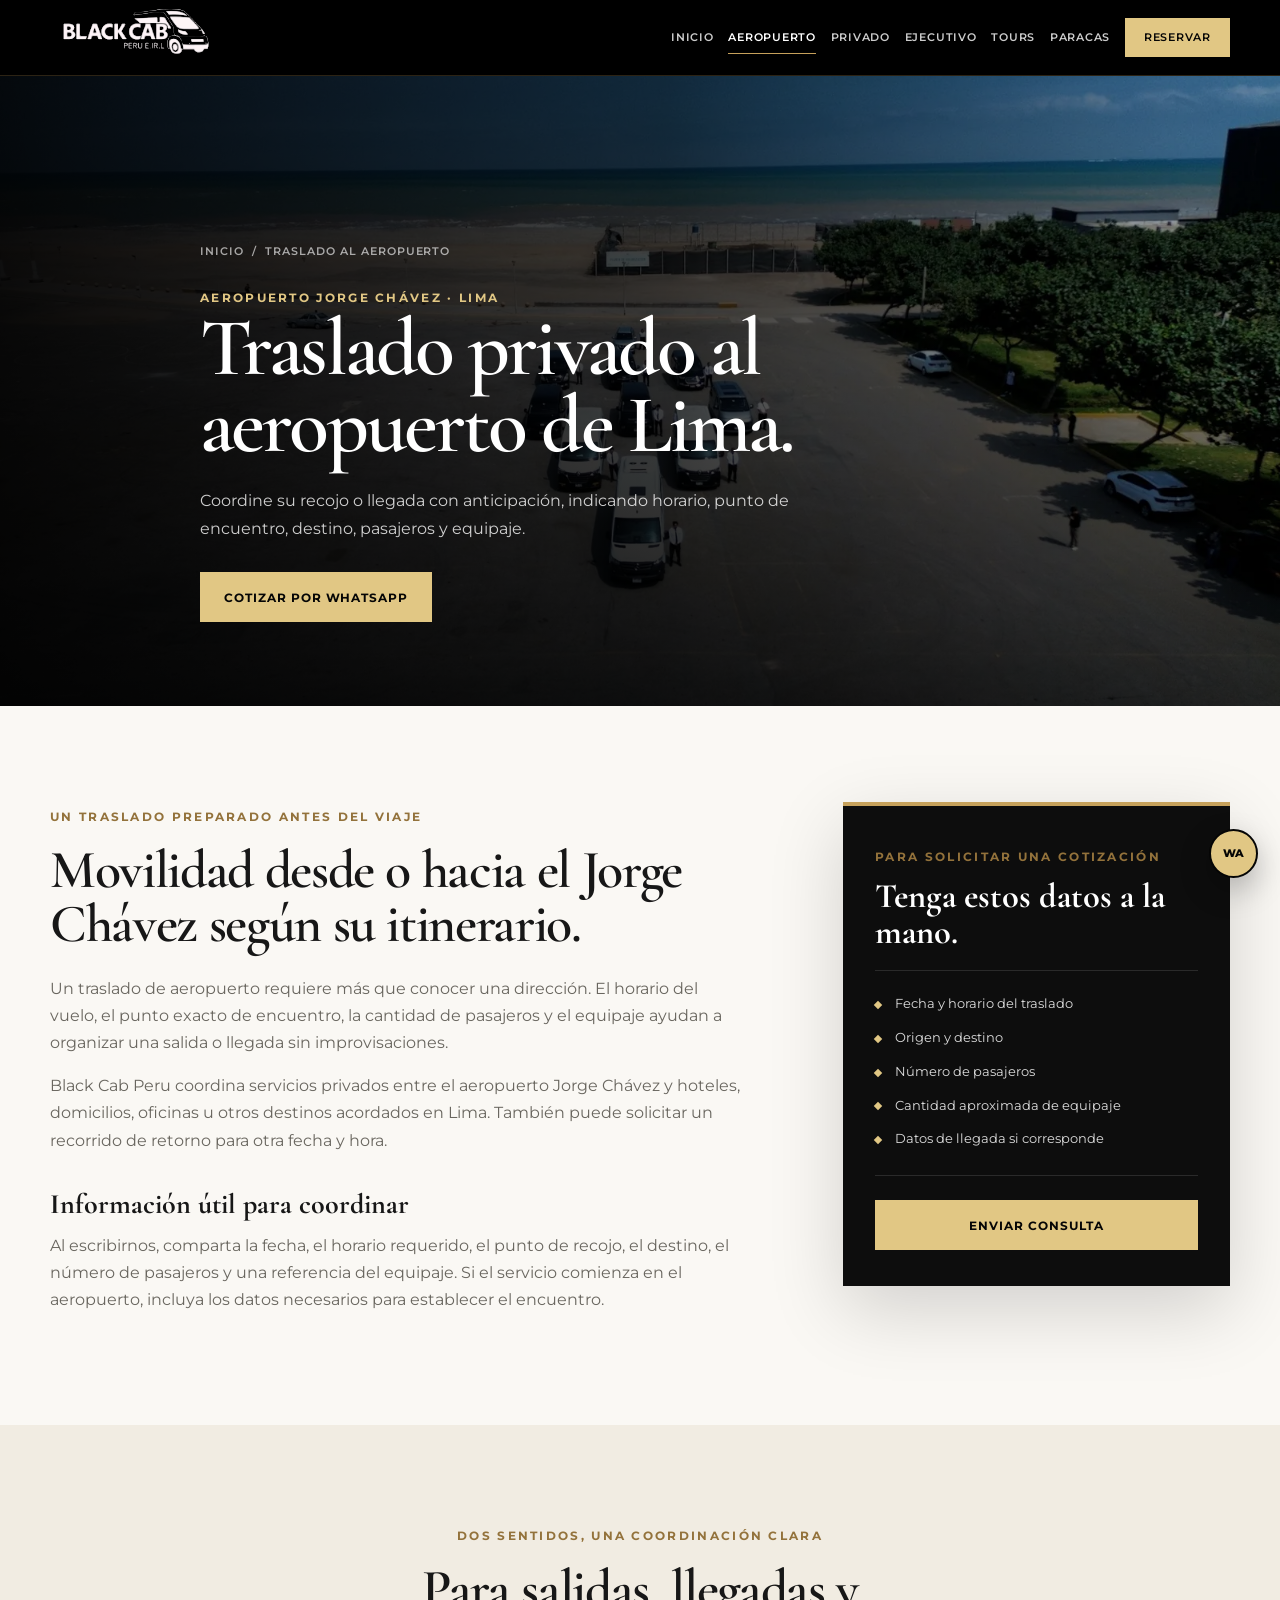
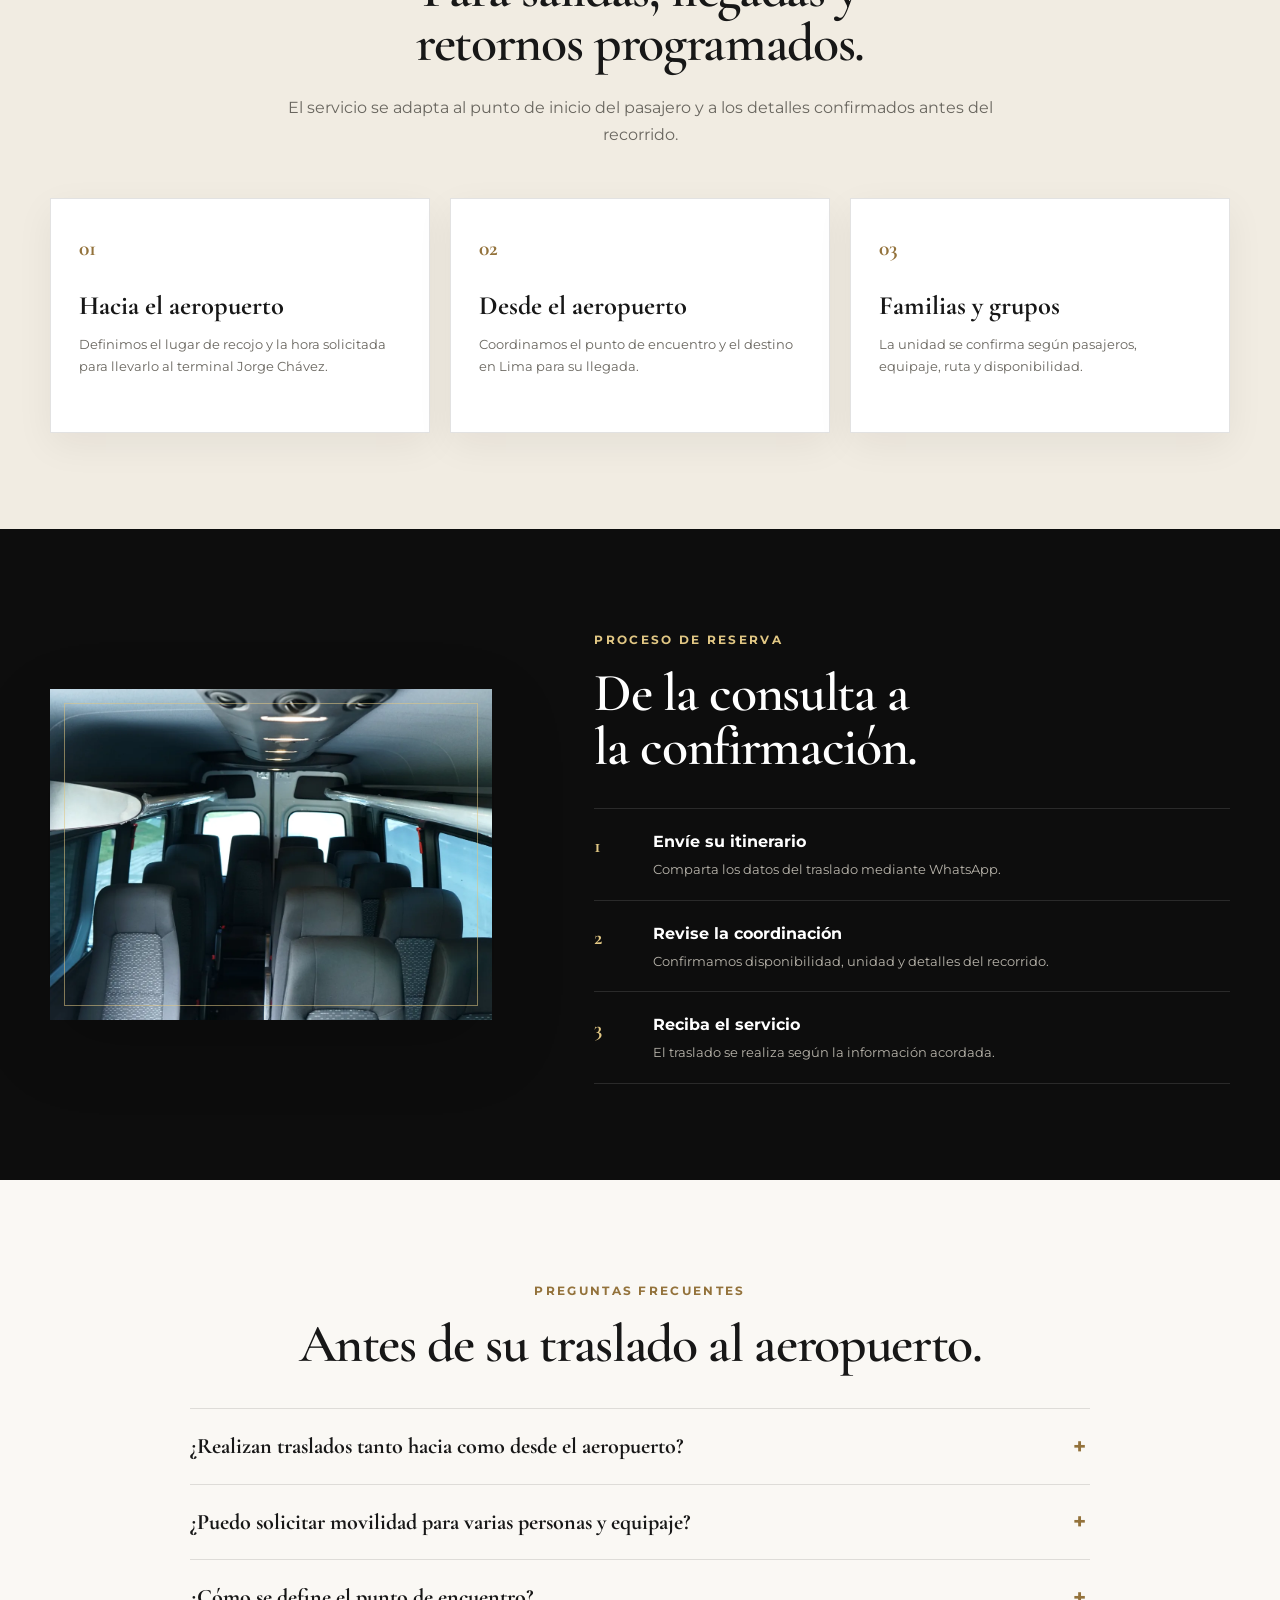
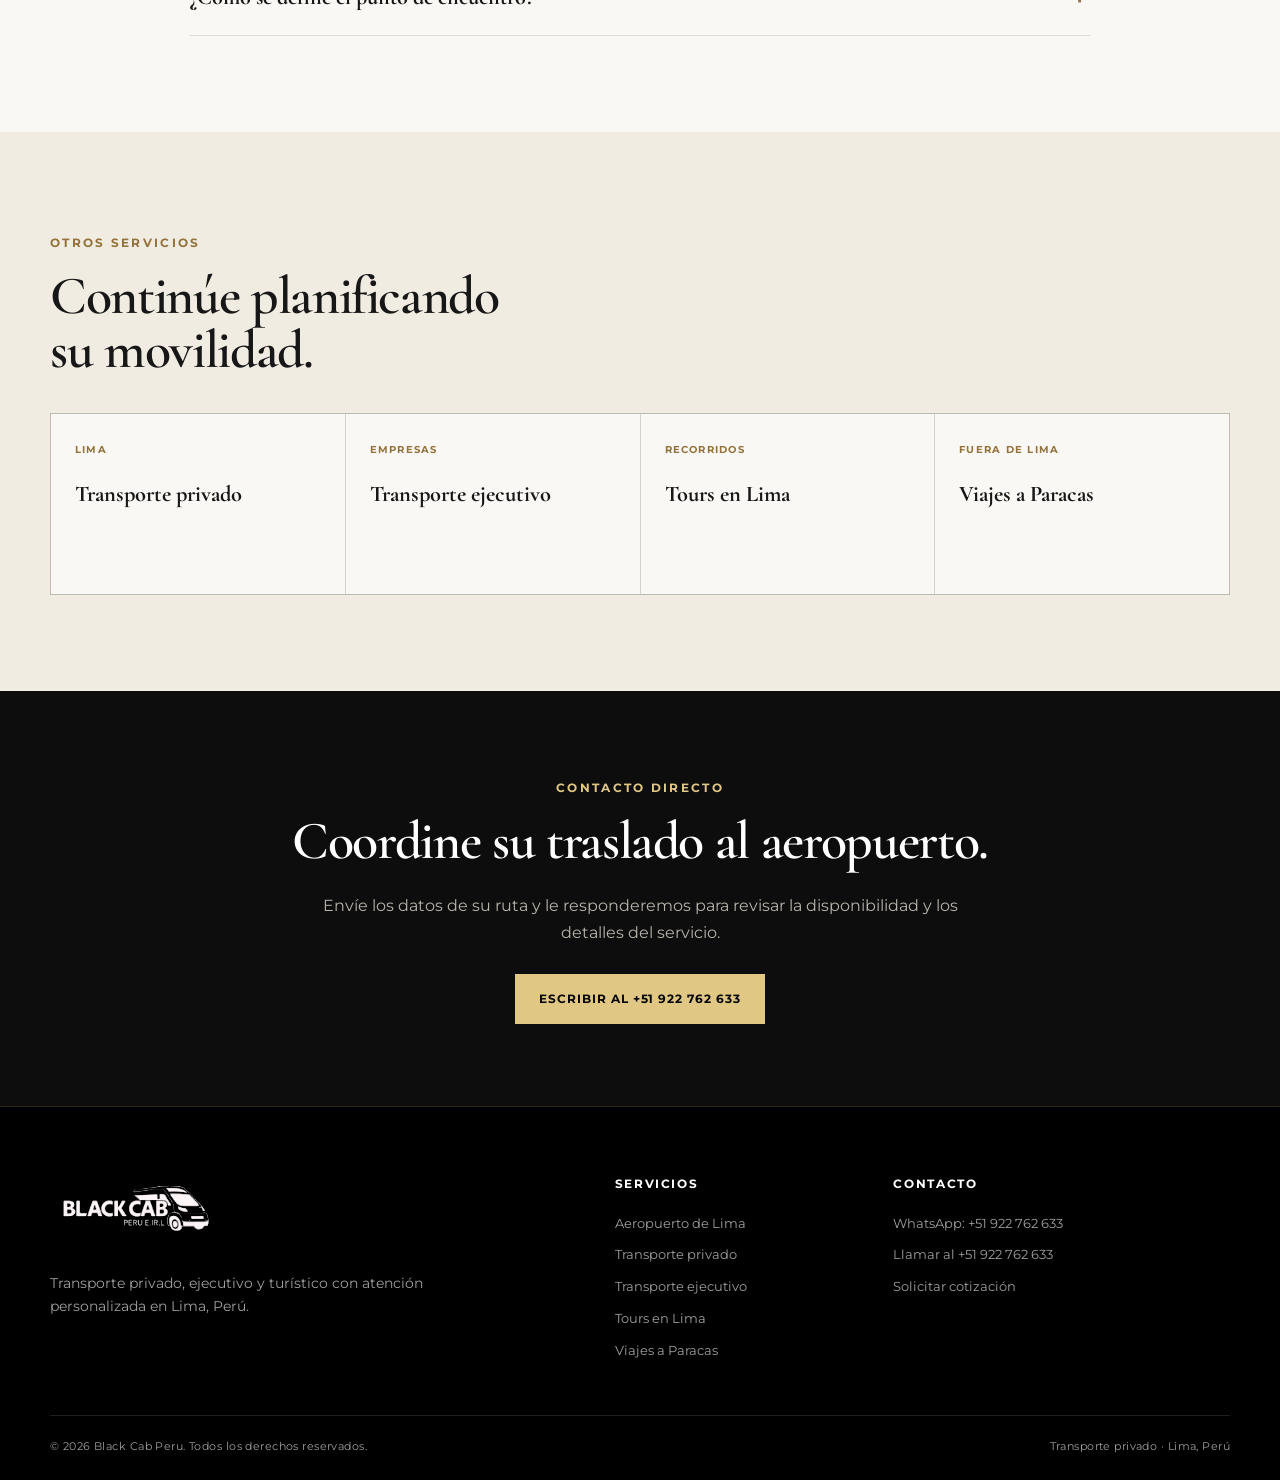
<file: traslado-aeropuerto-lima/index.html>
<!DOCTYPE html>
<html lang="es-PE">
<head>
  <meta charset="UTF-8">
  <meta name="viewport" content="width=device-width, initial-scale=1.0">
  <title>Traslado al Aeropuerto de Lima | Black Cab Peru</title>
  <meta name="description" content="Traslado privado desde o hacia el aeropuerto Jorge Chávez en Lima, con horario, punto de encuentro, destino y equipaje coordinados previamente.">
  <meta name="robots" content="index, follow, max-image-preview:large">
  <meta name="theme-color" content="#050505">
  <link rel="canonical" href="https://blackcabperu.com/traslado-aeropuerto-lima/">
  <meta property="og:locale" content="es_PE">
  <meta property="og:type" content="website">
  <meta property="og:site_name" content="Black Cab Peru">
  <meta property="og:title" content="Traslado al Aeropuerto de Lima | Black Cab Peru">
  <meta property="og:description" content="Movilidad privada desde o hacia el aeropuerto Jorge Chávez con coordinación directa para pasajeros, familias y grupos.">
  <meta property="og:url" content="https://blackcabperu.com/traslado-aeropuerto-lima/">
  <meta property="og:image" content="https://blackcabperu.com/assets/images/black-cab-peru-fleet-aerial.jpg">
  <meta property="og:image:alt" content="Flota de Black Cab Peru para traslados al aeropuerto de Lima">
  <meta name="twitter:card" content="summary_large_image">
  <meta name="twitter:title" content="Traslado al Aeropuerto de Lima | Black Cab Peru">
  <meta name="twitter:description" content="Traslado privado al aeropuerto Jorge Chávez coordinado de acuerdo con su itinerario.">
  <meta name="twitter:image" content="https://blackcabperu.com/assets/images/black-cab-peru-fleet-aerial.jpg">
  <link rel="icon" href="/assets/images/black-cab-peru-logo-square.png" type="image/png">
  <link rel="preconnect" href="https://fonts.googleapis.com">
  <link rel="preconnect" href="https://fonts.gstatic.com" crossorigin>
  <link href="https://fonts.googleapis.com/css2?family=Cormorant+Garamond:wght@500;600;700&family=Montserrat:wght@400;500;600;700&display=swap" rel="stylesheet">
  <link rel="preload" as="image" href="/assets/images/black-cab-peru-fleet-aerial.webp" type="image/webp" fetchpriority="high">
  <link rel="stylesheet" href="/styles.css">
  <link rel="stylesheet" href="/seo-pages.css">
  <script type="application/ld+json">
  {
    "@context": "https://schema.org",
    "@graph": [
      {"@type": "WebPage", "@id": "https://blackcabperu.com/traslado-aeropuerto-lima/#webpage", "url": "https://blackcabperu.com/traslado-aeropuerto-lima/", "name": "Traslado al Aeropuerto de Lima", "description": "Servicio de traslado privado desde o hacia el aeropuerto Jorge Chávez en Lima.", "inLanguage": "es-PE"},
      {"@type": "Service", "@id": "https://blackcabperu.com/traslado-aeropuerto-lima/#service", "name": "Traslado al aeropuerto Jorge Chávez", "serviceType": "Traslado privado al aeropuerto", "areaServed": {"@type": "City", "name": "Lima"}, "provider": {"@id": "https://blackcabperu.com/#business"}, "url": "https://blackcabperu.com/traslado-aeropuerto-lima/"},
      {"@type": "BreadcrumbList", "itemListElement": [{"@type": "ListItem", "position": 1, "name": "Inicio", "item": "https://blackcabperu.com/"}, {"@type": "ListItem", "position": 2, "name": "Traslado al aeropuerto de Lima", "item": "https://blackcabperu.com/traslado-aeropuerto-lima/"}]}
    ]
  }
  </script>
</head>
<body class="service-page">
  <a class="skip-link" href="#contenido">Saltar al contenido</a>
  <header class="site-header" id="siteHeader">
    <div class="container nav-shell">
      <a class="brand" href="/" aria-label="Black Cab Peru, ir al inicio">
        <svg class="brand-logo" viewBox="0 0 217 98" width="217" height="98" aria-hidden="true" focusable="false"><defs><filter id="logo-cutout-header" x="0" y="0" width="100%" height="100%" color-interpolation-filters="sRGB"><feColorMatrix type="matrix" values="1 0 0 0 0  0 1 0 0 0  0 0 1 0 0  2 2 2 0 -1"/></filter></defs><image href="/assets/images/black-cab-peru-logo.png" width="217" height="98" filter="url(#logo-cutout-header)"/></svg>
      </a>
      <button class="menu-toggle" id="menuToggle" type="button" aria-label="Abrir menú" aria-controls="mainNav" aria-expanded="false"><span></span><span></span><span></span></button>
      <nav class="main-nav" id="mainNav" aria-label="Navegación principal">
        <a href="/">Inicio</a><a class="active" href="/traslado-aeropuerto-lima/">Aeropuerto</a><a href="/transporte-privado-lima/">Privado</a><a href="/transporte-ejecutivo-lima/">Ejecutivo</a><a href="/tours-lima/">Tours</a><a href="/viajes-paracas/">Paracas</a><a class="nav-cta" href="https://wa.me/51922762633?text=Hola%20Black%20Cab%20Peru%2C%20quisiera%20cotizar%20un%20traslado%20al%20aeropuerto." target="_blank" rel="noopener">Reservar</a>
      </nav>
    </div>
  </header>

  <main class="page-main" id="contenido">
    <section class="service-hero" aria-labelledby="page-title">
      <picture class="service-hero-picture"><source srcset="/assets/images/black-cab-peru-fleet-aerial.webp" type="image/webp"><img src="/assets/images/black-cab-peru-fleet-aerial.jpg" width="1600" height="900" alt="Flota de Black Cab Peru para traslados al aeropuerto de Lima" fetchpriority="high" decoding="async"></picture>
      <div class="service-hero-overlay"></div>
      <div class="container service-hero-content">
        <nav class="breadcrumb" aria-label="Migas de pan"><a href="/">Inicio</a><span aria-hidden="true">/</span><span>Traslado al aeropuerto</span></nav>
        <span class="eyebrow">Aeropuerto Jorge Chávez · Lima</span>
        <h1 id="page-title">Traslado privado al aeropuerto de Lima.</h1>
        <p>Coordine su recojo o llegada con anticipación, indicando horario, punto de encuentro, destino, pasajeros y equipaje.</p>
        <a class="button button-gold" href="https://wa.me/51922762633?text=Hola%20Black%20Cab%20Peru%2C%20quisiera%20cotizar%20un%20traslado%20al%20aeropuerto." target="_blank" rel="noopener">Cotizar por WhatsApp</a>
      </div>
    </section>

    <section class="content-section">
      <div class="container service-intro-grid">
        <article class="prose">
          <span class="eyebrow">Un traslado preparado antes del viaje</span>
          <h2>Movilidad desde o hacia el Jorge Chávez según su itinerario.</h2>
          <p>Un traslado de aeropuerto requiere más que conocer una dirección. El horario del vuelo, el punto exacto de encuentro, la cantidad de pasajeros y el equipaje ayudan a organizar una salida o llegada sin improvisaciones.</p>
          <p>Black Cab Peru coordina servicios privados entre el aeropuerto Jorge Chávez y hoteles, domicilios, oficinas u otros destinos acordados en Lima. También puede solicitar un recorrido de retorno para otra fecha y hora.</p>
          <h3>Información útil para coordinar</h3>
          <p>Al escribirnos, comparta la fecha, el horario requerido, el punto de recojo, el destino, el número de pasajeros y una referencia del equipaje. Si el servicio comienza en el aeropuerto, incluya los datos necesarios para establecer el encuentro.</p>
        </article>
        <aside class="info-panel" aria-labelledby="airport-panel-title">
          <span class="mini-title">Para solicitar una cotización</span>
          <h2 id="airport-panel-title">Tenga estos datos a la mano.</h2>
          <ul><li>Fecha y horario del traslado</li><li>Origen y destino</li><li>Número de pasajeros</li><li>Cantidad aproximada de equipaje</li><li>Datos de llegada si corresponde</li></ul>
          <a class="button button-gold" href="https://wa.me/51922762633?text=Hola%20Black%20Cab%20Peru%2C%20necesito%20un%20traslado%20desde%20o%20hacia%20el%20aeropuerto%20Jorge%20Ch%C3%A1vez." target="_blank" rel="noopener">Enviar consulta</a>
        </aside>
      </div>
    </section>

    <section class="content-section cream" aria-labelledby="airport-details-title">
      <div class="container">
        <div class="section-title"><span class="eyebrow">Dos sentidos, una coordinación clara</span><h2 id="airport-details-title">Para salidas, llegadas y retornos programados.</h2><p>El servicio se adapta al punto de inicio del pasajero y a los detalles confirmados antes del recorrido.</p></div>
        <div class="detail-grid">
          <article class="detail-card"><span>01</span><h3>Hacia el aeropuerto</h3><p>Definimos el lugar de recojo y la hora solicitada para llevarlo al terminal Jorge Chávez.</p></article>
          <article class="detail-card"><span>02</span><h3>Desde el aeropuerto</h3><p>Coordinamos el punto de encuentro y el destino en Lima para su llegada.</p></article>
          <article class="detail-card"><span>03</span><h3>Familias y grupos</h3><p>La unidad se confirma según pasajeros, equipaje, ruta y disponibilidad.</p></article>
        </div>
      </div>
    </section>

    <section class="content-section dark">
      <div class="container content-split reverse">
        <picture class="content-photo"><source srcset="/assets/images/black-cab-peru-van-interior-seats.webp" type="image/webp"><img src="/assets/images/black-cab-peru-van-interior-seats.jpg" width="1600" height="900" alt="Interior de van para traslado privado al aeropuerto Jorge Chávez" loading="lazy" decoding="async"></picture>
        <article class="prose"><span class="eyebrow">Proceso de reserva</span><h2>De la consulta a la confirmación.</h2><ol class="process-list"><li><span>1</span><div><strong>Envíe su itinerario</strong><p>Comparta los datos del traslado mediante WhatsApp.</p></div></li><li><span>2</span><div><strong>Revise la coordinación</strong><p>Confirmamos disponibilidad, unidad y detalles del recorrido.</p></div></li><li><span>3</span><div><strong>Reciba el servicio</strong><p>El traslado se realiza según la información acordada.</p></div></li></ol></article>
      </div>
    </section>

    <section class="content-section">
      <div class="container page-faq">
        <div class="section-title"><span class="eyebrow">Preguntas frecuentes</span><h2>Antes de su traslado al aeropuerto.</h2></div>
        <details><summary>¿Realizan traslados tanto hacia como desde el aeropuerto?</summary><p>Sí. Puede solicitar un servicio con destino al Jorge Chávez o un recojo desde el aeropuerto hacia un punto coordinado en Lima.</p></details>
        <details><summary>¿Puedo solicitar movilidad para varias personas y equipaje?</summary><p>Sí. Indique cuántos pasajeros viajan y el equipaje aproximado para confirmar una unidad adecuada, sujeta a disponibilidad.</p></details>
        <details><summary>¿Cómo se define el punto de encuentro?</summary><p>El punto de encuentro se acuerda durante la coordinación, de acuerdo con el lugar de inicio del servicio y la información compartida por el pasajero.</p></details>
      </div>
    </section>

    <section class="content-section cream">
      <div class="container"><div class="related-heading"><span class="eyebrow dark">Otros servicios</span><h2>Continúe planificando su movilidad.</h2></div><div class="related-grid"><a class="related-card" href="/transporte-privado-lima/"><span>Lima</span><strong>Transporte privado</strong></a><a class="related-card" href="/transporte-ejecutivo-lima/"><span>Empresas</span><strong>Transporte ejecutivo</strong></a><a class="related-card" href="/tours-lima/"><span>Recorridos</span><strong>Tours en Lima</strong></a><a class="related-card" href="/viajes-paracas/"><span>Fuera de Lima</span><strong>Viajes a Paracas</strong></a></div></div>
    </section>

    <section class="page-cta"><div class="container"><span class="eyebrow">Contacto directo</span><h2>Coordine su traslado al aeropuerto.</h2><p>Envíe los datos de su ruta y le responderemos para revisar la disponibilidad y los detalles del servicio.</p><a class="button button-gold" href="https://wa.me/51922762633?text=Hola%20Black%20Cab%20Peru%2C%20quisiera%20reservar%20un%20traslado%20al%20aeropuerto." target="_blank" rel="noopener">Escribir al +51 922 762 633</a></div></section>
  </main>

  <footer class="site-footer"><div class="container footer-grid"><div class="footer-about"><a class="brand footer-brand" href="/" aria-label="Black Cab Peru, volver al inicio"><svg class="brand-logo" viewBox="0 0 217 98" width="217" height="98" aria-hidden="true" focusable="false"><defs><filter id="logo-cutout-footer" x="0" y="0" width="100%" height="100%" color-interpolation-filters="sRGB"><feColorMatrix type="matrix" values="1 0 0 0 0  0 1 0 0 0  0 0 1 0 0  2 2 2 0 -1"/></filter></defs><image href="/assets/images/black-cab-peru-logo.png" width="217" height="98" filter="url(#logo-cutout-footer)"/></svg></a><p>Transporte privado, ejecutivo y turístico con atención personalizada en Lima, Perú.</p></div><div><h2>Servicios</h2><a href="/traslado-aeropuerto-lima/">Aeropuerto de Lima</a><a href="/transporte-privado-lima/">Transporte privado</a><a href="/transporte-ejecutivo-lima/">Transporte ejecutivo</a><a href="/tours-lima/">Tours en Lima</a><a href="/viajes-paracas/">Viajes a Paracas</a></div><div><h2>Contacto</h2><a href="https://wa.me/51922762633" target="_blank" rel="noopener">WhatsApp: +51 922 762 633</a><a href="tel:+51922762633">Llamar al +51 922 762 633</a><a href="/#contacto">Solicitar cotización</a></div></div><div class="container footer-bottom"><span>© <span id="currentYear"></span> Black Cab Peru. Todos los derechos reservados.</span><span>Transporte privado · Lima, Perú</span></div></footer>
  <a class="whatsapp-float" href="https://wa.me/51922762633?text=Hola%20Black%20Cab%20Peru%2C%20quisiera%20cotizar%20un%20traslado%20al%20aeropuerto." target="_blank" rel="noopener" aria-label="Escribir a Black Cab Peru por WhatsApp"><span aria-hidden="true">WA</span></a>
  <button class="back-to-top" id="backToTop" type="button" aria-label="Volver arriba">↑</button>
  <script src="/script.js"></script>
</body>
</html>
</file>
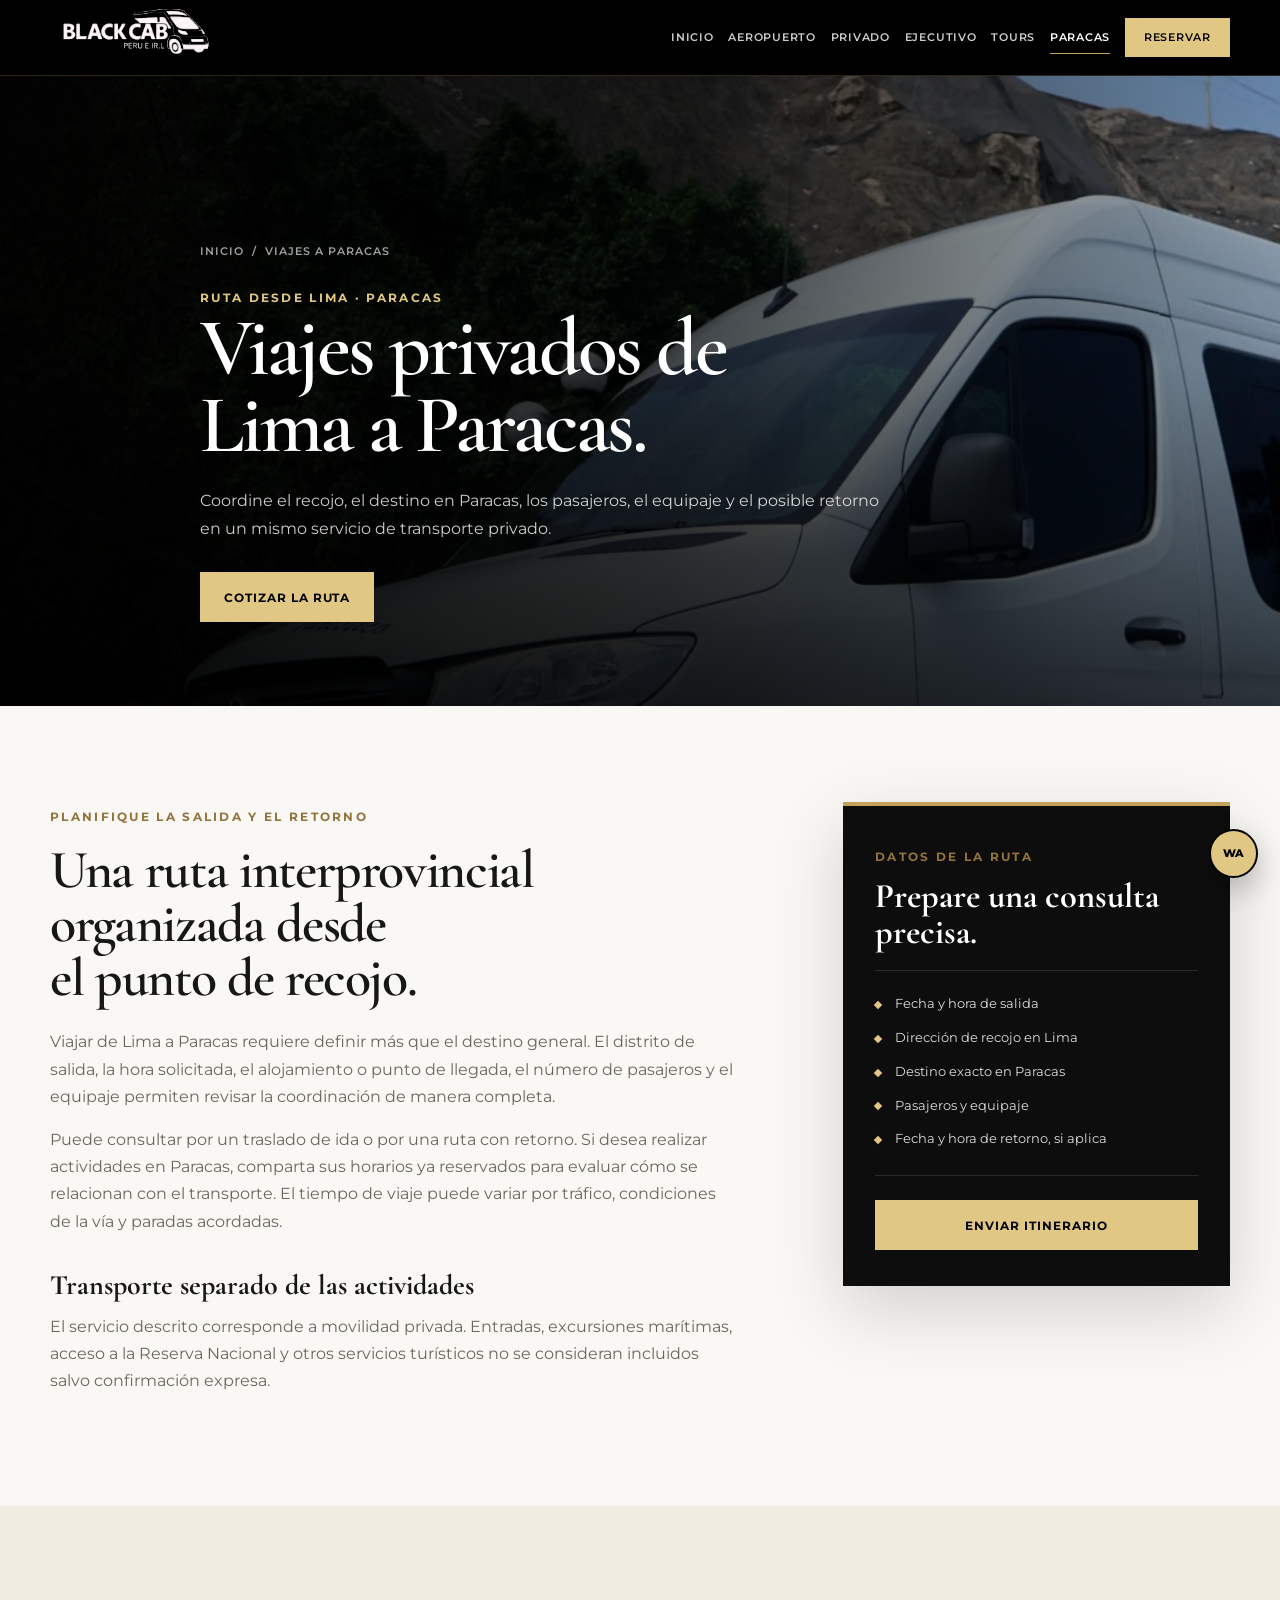
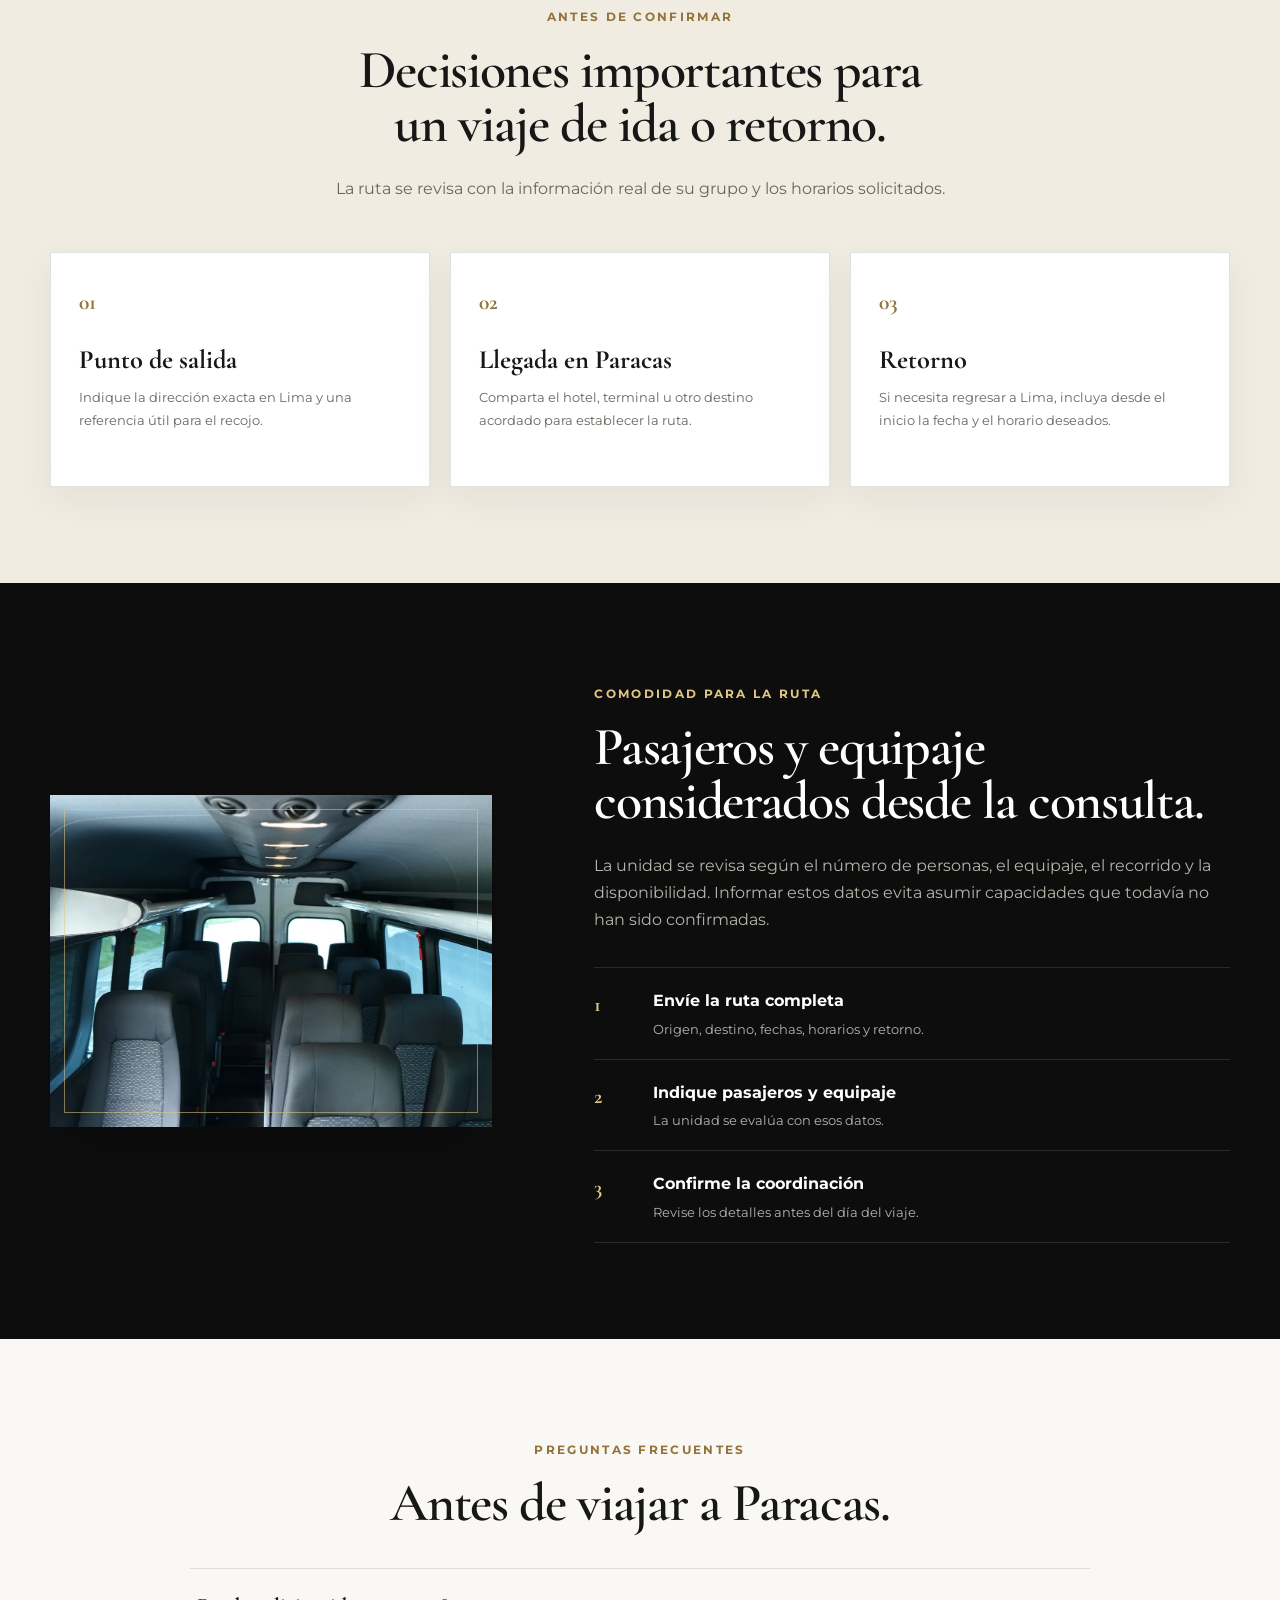
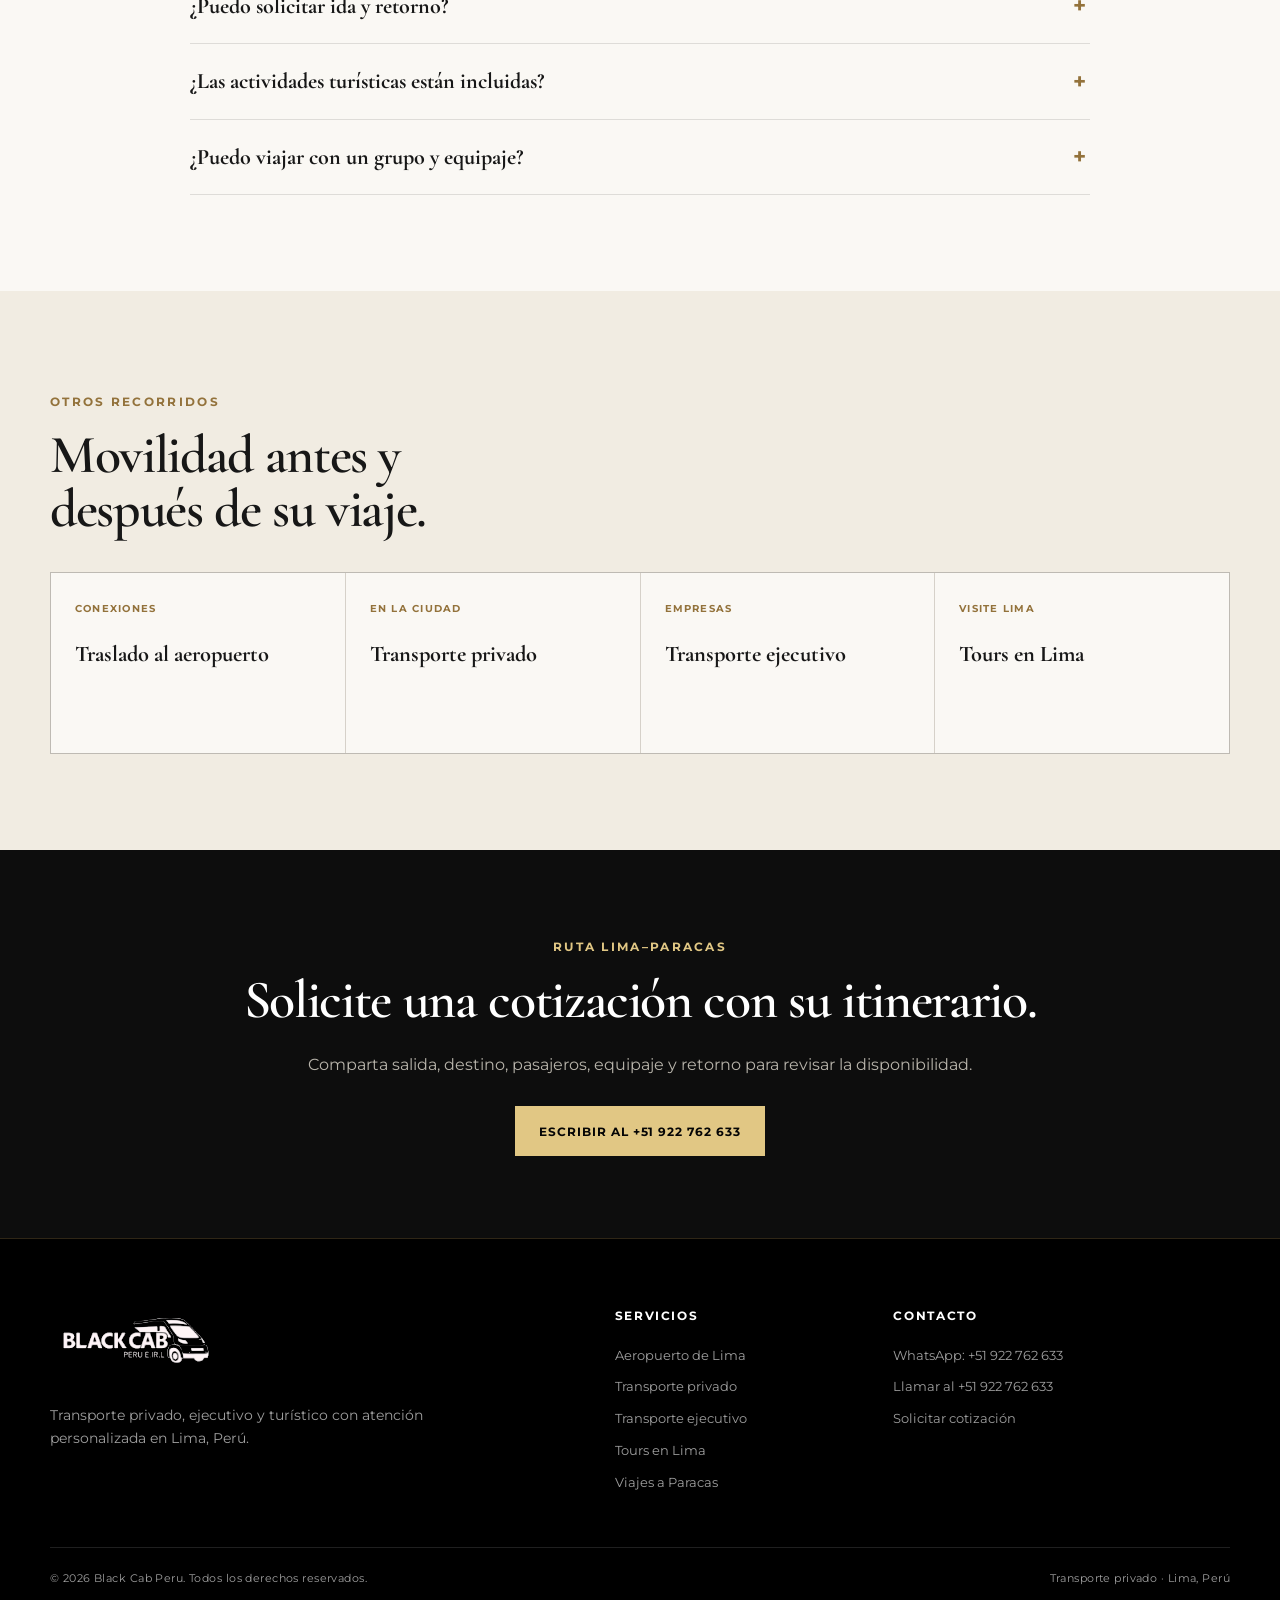
<file: viajes-paracas/index.html>
<!DOCTYPE html>
<html lang="es-PE">
<head>
  <meta charset="UTF-8"><meta name="viewport" content="width=device-width, initial-scale=1.0">
  <title>Viajes Privados de Lima a Paracas | Black Cab Peru</title>
  <meta name="description" content="Viaje privado de Lima a Paracas con punto de recojo, destino, pasajeros, equipaje y posible retorno coordinados antes de la salida.">
  <meta name="robots" content="index, follow, max-image-preview:large"><meta name="theme-color" content="#050505">
  <link rel="canonical" href="https://blackcabperu.com/viajes-paracas/">
  <meta property="og:locale" content="es_PE"><meta property="og:type" content="website"><meta property="og:site_name" content="Black Cab Peru"><meta property="og:title" content="Viajes Privados de Lima a Paracas | Black Cab Peru"><meta property="og:description" content="Transporte privado entre Lima y Paracas con ruta, pasajeros y retorno coordinados previamente."><meta property="og:url" content="https://blackcabperu.com/viajes-paracas/"><meta property="og:image" content="https://blackcabperu.com/assets/images/black-cab-peru-mercedes-sprinter-exterior.jpg"><meta property="og:image:alt" content="Mercedes Sprinter de Black Cab Peru para viajes privados">
  <meta name="twitter:card" content="summary_large_image"><meta name="twitter:title" content="Viajes Privados de Lima a Paracas | Black Cab Peru"><meta name="twitter:description" content="Transporte privado coordinado para viajar entre Lima y Paracas."><meta name="twitter:image" content="https://blackcabperu.com/assets/images/black-cab-peru-mercedes-sprinter-exterior.jpg">
  <link rel="icon" href="/assets/images/black-cab-peru-logo-square.png" type="image/png"><link rel="preconnect" href="https://fonts.googleapis.com"><link rel="preconnect" href="https://fonts.gstatic.com" crossorigin><link href="https://fonts.googleapis.com/css2?family=Cormorant+Garamond:wght@500;600;700&family=Montserrat:wght@400;500;600;700&display=swap" rel="stylesheet"><link rel="preload" as="image" href="/assets/images/black-cab-peru-mercedes-sprinter-exterior.webp" type="image/webp" fetchpriority="high"><link rel="stylesheet" href="/styles.css"><link rel="stylesheet" href="/seo-pages.css">
  <script type="application/ld+json">
  {"@context":"https://schema.org","@graph":[
    {"@type":"WebPage","@id":"https://blackcabperu.com/viajes-paracas/#webpage","url":"https://blackcabperu.com/viajes-paracas/","name":"Viajes privados de Lima a Paracas","description":"Transporte privado coordinado entre Lima y Paracas.","inLanguage":"es-PE"},
    {"@type":"Service","@id":"https://blackcabperu.com/viajes-paracas/#service","name":"Viaje privado de Lima a Paracas","serviceType":"Transporte privado interprovincial coordinado","areaServed":[{"@type":"City","name":"Lima"},{"@type":"Place","name":"Paracas"}],"provider":{"@id":"https://blackcabperu.com/#business"},"url":"https://blackcabperu.com/viajes-paracas/"},
    {"@type":"BreadcrumbList","itemListElement":[{"@type":"ListItem","position":1,"name":"Inicio","item":"https://blackcabperu.com/"},{"@type":"ListItem","position":2,"name":"Viajes a Paracas","item":"https://blackcabperu.com/viajes-paracas/"}]}
  ]}
  </script>
</head>
<body class="service-page">
  <a class="skip-link" href="#contenido">Saltar al contenido</a>
  <header class="site-header" id="siteHeader"><div class="container nav-shell"><a class="brand" href="/" aria-label="Black Cab Peru, ir al inicio"><svg class="brand-logo" viewBox="0 0 217 98" width="217" height="98" aria-hidden="true" focusable="false"><defs><filter id="logo-cutout-header" x="0" y="0" width="100%" height="100%" color-interpolation-filters="sRGB"><feColorMatrix type="matrix" values="1 0 0 0 0  0 1 0 0 0  0 0 1 0 0  2 2 2 0 -1"/></filter></defs><image href="/assets/images/black-cab-peru-logo.png" width="217" height="98" filter="url(#logo-cutout-header)"/></svg></a><button class="menu-toggle" id="menuToggle" type="button" aria-label="Abrir menú" aria-controls="mainNav" aria-expanded="false"><span></span><span></span><span></span></button><nav class="main-nav" id="mainNav" aria-label="Navegación principal"><a href="/">Inicio</a><a href="/traslado-aeropuerto-lima/">Aeropuerto</a><a href="/transporte-privado-lima/">Privado</a><a href="/transporte-ejecutivo-lima/">Ejecutivo</a><a href="/tours-lima/">Tours</a><a class="active" href="/viajes-paracas/">Paracas</a><a class="nav-cta" href="https://wa.me/51922762633?text=Hola%20Black%20Cab%20Peru%2C%20quisiera%20cotizar%20un%20viaje%20privado%20a%20Paracas." target="_blank" rel="noopener">Reservar</a></nav></div></header>

  <main class="page-main" id="contenido">
    <section class="service-hero" aria-labelledby="page-title"><picture class="service-hero-picture"><source srcset="/assets/images/black-cab-peru-mercedes-sprinter-exterior.webp" type="image/webp"><img src="/assets/images/black-cab-peru-mercedes-sprinter-exterior.jpg" width="1080" height="607" alt="Unidad Mercedes Sprinter de Black Cab Peru para viajes privados desde Lima" fetchpriority="high" decoding="async"></picture><div class="service-hero-overlay"></div><div class="container service-hero-content"><nav class="breadcrumb" aria-label="Migas de pan"><a href="/">Inicio</a><span aria-hidden="true">/</span><span>Viajes a Paracas</span></nav><span class="eyebrow">Ruta desde Lima · Paracas</span><h1 id="page-title">Viajes privados de Lima a Paracas.</h1><p>Coordine el recojo, el destino en Paracas, los pasajeros, el equipaje y el posible retorno en un mismo servicio de transporte privado.</p><a class="button button-gold" href="https://wa.me/51922762633?text=Hola%20Black%20Cab%20Peru%2C%20quisiera%20cotizar%20un%20viaje%20privado%20de%20Lima%20a%20Paracas." target="_blank" rel="noopener">Cotizar la ruta</a></div></section>

    <section class="content-section"><div class="container service-intro-grid"><article class="prose"><span class="eyebrow">Planifique la salida y el retorno</span><h2>Una ruta interprovincial organizada desde el punto de recojo.</h2><p>Viajar de Lima a Paracas requiere definir más que el destino general. El distrito de salida, la hora solicitada, el alojamiento o punto de llegada, el número de pasajeros y el equipaje permiten revisar la coordinación de manera completa.</p><p>Puede consultar por un traslado de ida o por una ruta con retorno. Si desea realizar actividades en Paracas, comparta sus horarios ya reservados para evaluar cómo se relacionan con el transporte. El tiempo de viaje puede variar por tráfico, condiciones de la vía y paradas acordadas.</p><h3>Transporte separado de las actividades</h3><p>El servicio descrito corresponde a movilidad privada. Entradas, excursiones marítimas, acceso a la Reserva Nacional y otros servicios turísticos no se consideran incluidos salvo confirmación expresa.</p></article><aside class="info-panel" aria-labelledby="paracas-panel-title"><span class="mini-title">Datos de la ruta</span><h2 id="paracas-panel-title">Prepare una consulta precisa.</h2><ul><li>Fecha y hora de salida</li><li>Dirección de recojo en Lima</li><li>Destino exacto en Paracas</li><li>Pasajeros y equipaje</li><li>Fecha y hora de retorno, si aplica</li></ul><a class="button button-gold" href="https://wa.me/51922762633?text=Hola%20Black%20Cab%20Peru%2C%20estos%20son%20los%20datos%20de%20mi%20viaje%20a%20Paracas%3A%20" target="_blank" rel="noopener">Enviar itinerario</a></aside></div></section>

    <section class="content-section cream" aria-labelledby="paracas-options-title"><div class="container"><div class="section-title"><span class="eyebrow">Antes de confirmar</span><h2 id="paracas-options-title">Decisiones importantes para un viaje de ida o retorno.</h2><p>La ruta se revisa con la información real de su grupo y los horarios solicitados.</p></div><div class="detail-grid"><article class="detail-card"><span>01</span><h3>Punto de salida</h3><p>Indique la dirección exacta en Lima y una referencia útil para el recojo.</p></article><article class="detail-card"><span>02</span><h3>Llegada en Paracas</h3><p>Comparta el hotel, terminal u otro destino acordado para establecer la ruta.</p></article><article class="detail-card"><span>03</span><h3>Retorno</h3><p>Si necesita regresar a Lima, incluya desde el inicio la fecha y el horario deseados.</p></article></div></div></section>

    <section class="content-section dark"><div class="container content-split reverse"><picture class="content-photo"><source srcset="/assets/images/black-cab-peru-van-interior-seats.webp" type="image/webp"><img src="/assets/images/black-cab-peru-van-interior-seats.jpg" width="1600" height="900" alt="Interior de van Black Cab Peru para viaje privado a Paracas" loading="lazy" decoding="async"></picture><article class="prose"><span class="eyebrow">Comodidad para la ruta</span><h2>Pasajeros y equipaje considerados desde la consulta.</h2><p>La unidad se revisa según el número de personas, el equipaje, el recorrido y la disponibilidad. Informar estos datos evita asumir capacidades que todavía no han sido confirmadas.</p><ol class="process-list"><li><span>1</span><div><strong>Envíe la ruta completa</strong><p>Origen, destino, fechas, horarios y retorno.</p></div></li><li><span>2</span><div><strong>Indique pasajeros y equipaje</strong><p>La unidad se evalúa con esos datos.</p></div></li><li><span>3</span><div><strong>Confirme la coordinación</strong><p>Revise los detalles antes del día del viaje.</p></div></li></ol></article></div></section>

    <section class="content-section"><div class="container page-faq"><div class="section-title"><span class="eyebrow">Preguntas frecuentes</span><h2>Antes de viajar a Paracas.</h2></div><details><summary>¿Puedo solicitar ida y retorno?</summary><p>Sí. Envíe las fechas y horarios de ambos tramos para revisar disponibilidad y coordinar la ruta completa.</p></details><details><summary>¿Las actividades turísticas están incluidas?</summary><p>No se consideran incluidas por defecto. La página corresponde a transporte privado; cualquier otro servicio debe confirmarse expresamente.</p></details><details><summary>¿Puedo viajar con un grupo y equipaje?</summary><p>Sí. Indique la cantidad de personas y el equipaje aproximado para revisar una unidad adecuada, sujeta a disponibilidad.</p></details></div></section>

    <section class="content-section cream"><div class="container"><div class="related-heading"><span class="eyebrow dark">Otros recorridos</span><h2>Movilidad antes y después de su viaje.</h2></div><div class="related-grid"><a class="related-card" href="/traslado-aeropuerto-lima/"><span>Conexiones</span><strong>Traslado al aeropuerto</strong></a><a class="related-card" href="/transporte-privado-lima/"><span>En la ciudad</span><strong>Transporte privado</strong></a><a class="related-card" href="/transporte-ejecutivo-lima/"><span>Empresas</span><strong>Transporte ejecutivo</strong></a><a class="related-card" href="/tours-lima/"><span>Visite Lima</span><strong>Tours en Lima</strong></a></div></div></section>
    <section class="page-cta"><div class="container"><span class="eyebrow">Ruta Lima–Paracas</span><h2>Solicite una cotización con su itinerario.</h2><p>Comparta salida, destino, pasajeros, equipaje y retorno para revisar la disponibilidad.</p><a class="button button-gold" href="https://wa.me/51922762633?text=Hola%20Black%20Cab%20Peru%2C%20quisiera%20cotizar%20un%20viaje%20privado%20a%20Paracas." target="_blank" rel="noopener">Escribir al +51 922 762 633</a></div></section>
  </main>

  <footer class="site-footer"><div class="container footer-grid"><div class="footer-about"><a class="brand footer-brand" href="/" aria-label="Black Cab Peru, volver al inicio"><svg class="brand-logo" viewBox="0 0 217 98" width="217" height="98" aria-hidden="true" focusable="false"><defs><filter id="logo-cutout-footer" x="0" y="0" width="100%" height="100%" color-interpolation-filters="sRGB"><feColorMatrix type="matrix" values="1 0 0 0 0  0 1 0 0 0  0 0 1 0 0  2 2 2 0 -1"/></filter></defs><image href="/assets/images/black-cab-peru-logo.png" width="217" height="98" filter="url(#logo-cutout-footer)"/></svg></a><p>Transporte privado, ejecutivo y turístico con atención personalizada en Lima, Perú.</p></div><div><h2>Servicios</h2><a href="/traslado-aeropuerto-lima/">Aeropuerto de Lima</a><a href="/transporte-privado-lima/">Transporte privado</a><a href="/transporte-ejecutivo-lima/">Transporte ejecutivo</a><a href="/tours-lima/">Tours en Lima</a><a href="/viajes-paracas/">Viajes a Paracas</a></div><div><h2>Contacto</h2><a href="https://wa.me/51922762633" target="_blank" rel="noopener">WhatsApp: +51 922 762 633</a><a href="tel:+51922762633">Llamar al +51 922 762 633</a><a href="/#contacto">Solicitar cotización</a></div></div><div class="container footer-bottom"><span>© <span id="currentYear"></span> Black Cab Peru. Todos los derechos reservados.</span><span>Transporte privado · Lima, Perú</span></div></footer>
  <a class="whatsapp-float" href="https://wa.me/51922762633?text=Hola%20Black%20Cab%20Peru%2C%20quisiera%20cotizar%20un%20viaje%20privado%20a%20Paracas." target="_blank" rel="noopener" aria-label="Escribir a Black Cab Peru por WhatsApp"><span aria-hidden="true">WA</span></a><button class="back-to-top" id="backToTop" type="button" aria-label="Volver arriba">↑</button><script src="/script.js"></script>
</body>
</html>
</file>
<file: styles.css>
:root {
  --black: #050505;
  --black-soft: #0d0d0d;
  --black-card: #151515;
  --cream: #f1ece2;
  --paper: #faf8f4;
  --white: #ffffff;
  --text: #171717;
  --muted: #69665f;
  --muted-light: #b8b4ab;
  --gold: #c6a15b;
  --gold-light: #e1c784;
  --gold-dark: #93723b;
  --border-dark: rgba(255, 255, 255, 0.12);
  --border-light: rgba(18, 18, 18, 0.12);
  --shadow: 0 24px 70px rgba(0, 0, 0, 0.16);
  --container: 1180px;
  --header-height: 76px;
}

*,
*::before,
*::after {
  box-sizing: border-box;
}

html {
  scroll-behavior: smooth;
  scroll-padding-top: var(--header-height);
}

body {
  margin: 0;
  color: var(--text);
  background: var(--black);
  font-family: "Montserrat", Arial, sans-serif;
  font-size: 16px;
  line-height: 1.7;
  overflow-x: hidden;
  -webkit-font-smoothing: antialiased;
}

body,
button,
a {
  -webkit-tap-highlight-color: transparent;
}

img,
picture {
  display: block;
  max-width: 100%;
}

img {
  height: auto;
}

a {
  color: inherit;
  text-decoration: none;
}

button,
a {
  font: inherit;
}

button {
  color: inherit;
}

p,
h1,
h2,
h3 {
  margin-top: 0;
}

ul,
ol {
  margin: 0;
}

:focus-visible {
  outline: 3px solid var(--gold-light);
  outline-offset: 4px;
}

.container {
  width: min(calc(100% - 48px), var(--container));
  margin-inline: auto;
}

.skip-link {
  position: fixed;
  z-index: 999;
  top: 10px;
  left: 16px;
  padding: 10px 16px;
  color: var(--black);
  background: var(--gold-light);
  font-size: 0.82rem;
  font-weight: 700;
  transform: translateY(-160%);
  transition: transform 0.2s ease;
}

.skip-link:focus {
  transform: translateY(0);
}

.site-header {
  position: sticky;
  z-index: 100;
  top: 0;
  height: var(--header-height);
  color: var(--white);
  background: #000;
  border-bottom: 1px solid rgba(198, 161, 91, 0.22);
  transition: box-shadow 0.25s ease, border-color 0.25s ease;
}

.site-header.scrolled {
  border-bottom-color: rgba(198, 161, 91, 0.42);
  box-shadow: 0 10px 36px rgba(0, 0, 0, 0.4);
}

.nav-shell {
  display: flex;
  align-items: center;
  justify-content: space-between;
  height: 100%;
  gap: 30px;
}

.brand {
  display: inline-flex;
  align-items: center;
  flex: 0 0 auto;
}

.brand-logo {
  width: 174px;
  height: auto;
}

.main-nav {
  display: flex;
  align-items: center;
  justify-content: flex-end;
  gap: clamp(14px, 1.5vw, 25px);
}

.main-nav a {
  position: relative;
  color: rgba(255, 255, 255, 0.8);
  font-size: 0.75rem;
  font-weight: 600;
  letter-spacing: 0.07em;
  line-height: 1.2;
  text-transform: uppercase;
  transition: color 0.2s ease;
}

.main-nav a:not(.nav-cta)::after {
  position: absolute;
  right: 0;
  bottom: -10px;
  left: 0;
  height: 1px;
  content: "";
  background: var(--gold);
  transform: scaleX(0);
  transform-origin: center;
  transition: transform 0.2s ease;
}

.main-nav a:hover,
.main-nav a.active {
  color: var(--white);
}

.main-nav a:hover::after,
.main-nav a.active::after {
  transform: scaleX(1);
}

.main-nav .nav-cta {
  padding: 12px 18px;
  color: var(--black);
  background: var(--gold-light);
  border: 1px solid var(--gold-light);
  transition: color 0.2s ease, background 0.2s ease;
}

.main-nav .nav-cta:hover {
  color: var(--white);
  background: transparent;
}

.menu-toggle {
  display: none;
  width: 46px;
  height: 46px;
  padding: 11px;
  background: transparent;
  border: 1px solid var(--border-dark);
  cursor: pointer;
}

.menu-toggle span {
  display: block;
  width: 100%;
  height: 1px;
  margin-block: 5px;
  background: var(--white);
  transition: transform 0.2s ease, opacity 0.2s ease;
}

.menu-toggle[aria-expanded="true"] span:nth-child(1) {
  transform: translateY(6px) rotate(45deg);
}

.menu-toggle[aria-expanded="true"] span:nth-child(2) {
  opacity: 0;
}

.menu-toggle[aria-expanded="true"] span:nth-child(3) {
  transform: translateY(-6px) rotate(-45deg);
}

.hero {
  position: relative;
  display: flex;
  align-items: center;
  min-height: calc(100svh - var(--header-height));
  padding-block: 94px 88px;
  color: var(--white);
  isolation: isolate;
}

.hero-picture,
.hero-overlay,
.experience-picture,
.experience-overlay {
  position: absolute;
  inset: 0;
}

.hero-picture,
.experience-picture {
  z-index: -2;
}

.hero-media,
.experience-picture img {
  width: 100%;
  height: 100%;
  object-fit: cover;
}

.hero-media {
  object-position: center 52%;
}

.hero-overlay {
  z-index: -1;
  background:
    linear-gradient(90deg, rgba(0, 0, 0, 0.92) 0%, rgba(0, 0, 0, 0.76) 46%, rgba(0, 0, 0, 0.22) 76%, rgba(0, 0, 0, 0.12) 100%),
    linear-gradient(0deg, rgba(0, 0, 0, 0.56), transparent 55%);
}

.hero-content {
  position: relative;
}

.hero-content::before {
  position: absolute;
  top: -10px;
  left: -30px;
  width: 1px;
  height: 112px;
  content: "";
  background: linear-gradient(var(--gold-light), transparent);
}

.hero-kicker,
.eyebrow,
.mini-title {
  display: inline-block;
  color: var(--gold-light);
  font-size: 0.72rem;
  font-weight: 700;
  letter-spacing: 0.2em;
  line-height: 1.4;
  text-transform: uppercase;
}

.hero h1 {
  max-width: 790px;
  margin: 19px 0 22px;
  font-family: "Cormorant Garamond", Georgia, serif;
  font-size: clamp(3.2rem, 6.7vw, 6.4rem);
  font-weight: 600;
  letter-spacing: -0.035em;
  line-height: 0.92;
  text-wrap: balance;
}

.hero-content > p {
  max-width: 640px;
  margin-bottom: 30px;
  color: rgba(255, 255, 255, 0.78);
  font-size: clamp(1rem, 1.5vw, 1.18rem);
  line-height: 1.75;
}

.hero-actions,
.contact-actions {
  display: flex;
  flex-wrap: wrap;
  align-items: center;
  gap: 12px;
}

.button {
  display: inline-flex;
  align-items: center;
  justify-content: center;
  min-height: 50px;
  padding: 14px 23px;
  border: 1px solid transparent;
  font-size: 0.75rem;
  font-weight: 700;
  letter-spacing: 0.08em;
  line-height: 1.25;
  text-align: center;
  text-transform: uppercase;
  transition: color 0.2s ease, background 0.2s ease, border-color 0.2s ease, transform 0.2s ease;
}

.button:hover {
  transform: translateY(-2px);
}

.button-gold {
  color: var(--black);
  background: var(--gold-light);
  border-color: var(--gold-light);
}

.button-gold:hover {
  background: var(--white);
  border-color: var(--white);
}

.button-ghost,
.button-outline {
  color: var(--white);
  background: rgba(0, 0, 0, 0.14);
  border-color: rgba(255, 255, 255, 0.48);
}

.button-ghost:hover,
.button-outline:hover {
  color: var(--black);
  background: var(--white);
  border-color: var(--white);
}

.hero-highlights {
  display: flex;
  flex-wrap: wrap;
  gap: 14px 30px;
  padding: 0;
  margin-top: 40px;
  list-style: none;
}

.hero-highlights li {
  display: flex;
  align-items: center;
  gap: 10px;
  color: rgba(255, 255, 255, 0.72);
  font-size: 0.72rem;
  font-weight: 600;
  letter-spacing: 0.07em;
  text-transform: uppercase;
}

.hero-highlights li::before {
  width: 5px;
  height: 5px;
  content: "";
  background: var(--gold-light);
  transform: rotate(45deg);
}

.trust-strip {
  position: relative;
  z-index: 2;
  color: var(--black);
  background: var(--gold-light);
}

.trust-grid {
  display: grid;
  grid-template-columns: repeat(4, 1fr);
  align-items: center;
  min-height: 65px;
}

.trust-grid span {
  padding: 8px 18px;
  border-left: 1px solid rgba(0, 0, 0, 0.18);
  font-size: 0.7rem;
  font-weight: 700;
  letter-spacing: 0.1em;
  line-height: 1.35;
  text-align: center;
  text-transform: uppercase;
}

.trust-grid span:last-child {
  border-right: 1px solid rgba(0, 0, 0, 0.18);
}

.section-dark,
.section-light,
.section-cream {
  padding-block: 112px;
}

.section-dark {
  color: var(--white);
  background: var(--black-soft);
}

.section-light {
  background: var(--paper);
}

.section-cream {
  background: var(--cream);
}

.eyebrow.dark {
  color: var(--gold-dark);
}

.about-grid {
  display: grid;
  grid-template-columns: minmax(0, 1fr) minmax(0, 0.88fr);
  align-items: center;
  gap: clamp(50px, 7vw, 100px);
}

.about-visual {
  position: relative;
  padding-bottom: 88px;
}

.about-visual::before {
  position: absolute;
  z-index: 0;
  top: -18px;
  right: 20px;
  bottom: 24px;
  left: -18px;
  content: "";
  border: 1px solid rgba(198, 161, 91, 0.42);
}

.about-visual picture {
  position: relative;
  z-index: 1;
  overflow: hidden;
  box-shadow: var(--shadow);
}

.about-visual img {
  width: 100%;
  aspect-ratio: 16 / 9;
  object-fit: contain;
  background: #050505;
}

.about-badge {
  position: absolute;
  z-index: 2;
  right: 20px;
  bottom: 0;
  max-width: 160px;
  padding: 18px 20px;
  color: var(--black);
  background: var(--gold-light);
  font-family: "Cormorant Garamond", Georgia, serif;
  font-size: 1.25rem;
  font-weight: 700;
  line-height: 1.05;
}

.about-copy h2,
.section-heading h2,
.experience-content h2,
.benefits-copy h2,
.faq-intro h2,
.contact-copy h2 {
  margin: 16px 0 23px;
  font-family: "Cormorant Garamond", Georgia, serif;
  font-size: clamp(2.65rem, 4.5vw, 4.6rem);
  font-weight: 600;
  letter-spacing: -0.025em;
  line-height: 0.98;
  text-wrap: balance;
}

.about-copy > p,
.benefits-copy > p,
.contact-copy > p {
  color: var(--muted-light);
}

.check-list {
  display: grid;
  gap: 12px;
  padding: 3px 0 0;
  margin: 27px 0 30px;
  list-style: none;
}

.check-list li {
  position: relative;
  padding-left: 29px;
  color: rgba(255, 255, 255, 0.88);
  font-size: 0.92rem;
}

.check-list li::before {
  position: absolute;
  top: 0.72em;
  left: 2px;
  width: 12px;
  height: 6px;
  content: "";
  border-bottom: 1px solid var(--gold-light);
  border-left: 1px solid var(--gold-light);
  transform: rotate(-45deg);
}

.text-link {
  display: inline-flex;
  align-items: center;
  gap: 11px;
  padding-bottom: 5px;
  color: var(--gold-light);
  border-bottom: 1px solid rgba(225, 199, 132, 0.45);
  font-size: 0.75rem;
  font-weight: 700;
  letter-spacing: 0.07em;
  text-transform: uppercase;
  transition: gap 0.2s ease, border-color 0.2s ease;
}

.text-link:hover {
  gap: 17px;
  border-color: var(--gold-light);
}

.dark-link {
  color: var(--gold-dark);
  border-color: rgba(147, 114, 59, 0.35);
}

.section-heading {
  max-width: 760px;
  margin-bottom: 55px;
}

.section-heading.centered {
  margin-inline: auto;
  text-align: center;
}

.section-heading > p,
.faq-intro > p {
  color: var(--muted);
}

.services-grid {
  display: grid;
  grid-template-columns: repeat(3, 1fr);
  gap: 1px;
  overflow: hidden;
  background: rgba(17, 17, 17, 0.12);
  border: 1px solid rgba(17, 17, 17, 0.12);
}

.service-card {
  position: relative;
  min-height: 300px;
  padding: 38px 32px 34px;
  background: var(--paper);
  transition: color 0.3s ease, background 0.3s ease;
}

.service-card::after {
  position: absolute;
  right: 32px;
  bottom: 28px;
  width: 35px;
  height: 1px;
  content: "";
  background: var(--gold-dark);
  transition: width 0.3s ease;
}

.service-card:hover {
  color: var(--white);
  background: var(--black-card);
}

.service-card:hover::after {
  width: 62px;
  background: var(--gold-light);
}

.service-number {
  display: block;
  margin-bottom: 46px;
  color: var(--gold-dark);
  font-family: "Cormorant Garamond", Georgia, serif;
  font-size: 1.4rem;
  font-weight: 700;
}

.service-card:hover .service-number {
  color: var(--gold-light);
}

.service-card h3 {
  margin-bottom: 15px;
  font-family: "Cormorant Garamond", Georgia, serif;
  font-size: 1.72rem;
  font-weight: 700;
  line-height: 1.08;
}

.service-card p {
  margin-bottom: 20px;
  color: var(--muted);
  font-size: 0.88rem;
  line-height: 1.72;
}

.service-card:hover p {
  color: var(--muted-light);
}

.service-link {
  display: inline-flex;
  align-items: center;
  gap: 8px;
  margin-top: 4px;
  color: var(--gold-dark);
  font-size: 0.68rem;
  font-weight: 700;
  letter-spacing: 0.08em;
  text-transform: uppercase;
}

.service-link + .service-link {
  margin-left: 14px;
}

.service-card:hover .service-link {
  color: var(--gold-light);
}

.experience-banner {
  position: relative;
  display: flex;
  align-items: center;
  min-height: 620px;
  padding-block: 96px;
  color: var(--white);
  isolation: isolate;
}

.experience-picture img {
  object-position: center 62%;
}

.experience-overlay {
  z-index: -1;
  background: linear-gradient(90deg, rgba(0, 0, 0, 0.91) 0%, rgba(0, 0, 0, 0.72) 46%, rgba(0, 0, 0, 0.2) 78%, rgba(0, 0, 0, 0.08) 100%);
}

.experience-content {
  margin-inline: auto;
}

.experience-content > * {
  max-width: 650px;
}

.experience-content p {
  margin-bottom: 29px;
  color: rgba(255, 255, 255, 0.76);
}

.fleet-grid {
  display: grid;
  grid-template-columns: repeat(3, minmax(0, 1fr));
  gap: 22px;
}

.fleet-card {
  overflow: hidden;
  background: var(--white);
  box-shadow: 0 16px 44px rgba(38, 31, 21, 0.08);
}

.fleet-image {
  overflow: hidden;
}

.fleet-image img {
  width: 100%;
  aspect-ratio: 4 / 3;
  object-fit: cover;
  transition: transform 0.5s ease;
}

.fleet-card:first-child .fleet-image img {
  object-position: center 50%;
}

.fleet-card:hover .fleet-image img {
  transform: scale(1.035);
}

.fleet-copy {
  padding: 30px 28px 31px;
}

.fleet-copy > span {
  color: var(--gold-dark);
  font-size: 0.66rem;
  font-weight: 700;
  letter-spacing: 0.14em;
  text-transform: uppercase;
}

.fleet-copy h3 {
  margin: 8px 0 12px;
  font-family: "Cormorant Garamond", Georgia, serif;
  font-size: 1.8rem;
  line-height: 1.05;
}

.fleet-copy p {
  margin-bottom: 0;
  color: var(--muted);
  font-size: 0.86rem;
  line-height: 1.7;
}

.benefits-grid {
  display: grid;
  grid-template-columns: minmax(0, 1.2fr) minmax(320px, 0.7fr);
  gap: clamp(55px, 8vw, 115px);
  align-items: start;
}

.benefit-list {
  display: grid;
  grid-template-columns: repeat(2, 1fr);
  gap: 0;
  margin-top: 42px;
  border-top: 1px solid var(--border-dark);
  border-left: 1px solid var(--border-dark);
}

.benefit-list article {
  min-height: 148px;
  padding: 25px 24px;
  border-right: 1px solid var(--border-dark);
  border-bottom: 1px solid var(--border-dark);
}

.benefit-list strong {
  display: block;
  margin-bottom: 9px;
  color: var(--white);
  font-family: "Cormorant Garamond", Georgia, serif;
  font-size: 1.25rem;
  line-height: 1.12;
}

.benefit-list span {
  color: var(--muted-light);
  font-size: 0.8rem;
  line-height: 1.55;
}

.booking-steps {
  padding: 42px 37px;
  color: var(--black);
  background: var(--cream);
  border-top: 4px solid var(--gold);
  box-shadow: var(--shadow);
}

.mini-title {
  color: var(--gold-dark);
}

.booking-steps h3 {
  margin: 12px 0 28px;
  font-family: "Cormorant Garamond", Georgia, serif;
  font-size: 2.15rem;
  line-height: 1.04;
}

.booking-steps ol {
  padding: 0;
  margin-bottom: 30px;
  list-style: none;
}

.booking-steps li {
  display: grid;
  grid-template-columns: 38px 1fr;
  gap: 14px;
  padding: 18px 0;
  border-top: 1px solid var(--border-light);
}

.booking-steps li > span {
  display: grid;
  place-items: center;
  width: 31px;
  height: 31px;
  color: var(--black);
  border: 1px solid var(--gold-dark);
  border-radius: 50%;
  font-family: "Cormorant Garamond", Georgia, serif;
  font-weight: 700;
}

.booking-steps strong {
  display: block;
  margin-bottom: 3px;
  font-size: 0.86rem;
}

.booking-steps p {
  margin: 0;
  color: var(--muted);
  font-size: 0.76rem;
  line-height: 1.55;
}

.booking-steps .button {
  width: 100%;
  background: var(--black);
  border-color: var(--black);
  color: var(--white);
}

.booking-steps .button:hover {
  color: var(--black);
  background: var(--gold-light);
  border-color: var(--gold-light);
}

.faq-grid {
  display: grid;
  grid-template-columns: minmax(260px, 0.54fr) minmax(0, 1fr);
  gap: clamp(55px, 9vw, 125px);
  align-items: start;
}

.faq-intro {
  position: sticky;
  top: calc(var(--header-height) + 35px);
}

.faq-intro .text-link {
  margin-top: 20px;
}

.faq-list {
  border-top: 1px solid var(--border-light);
}

.faq-list details {
  border-bottom: 1px solid var(--border-light);
}

.faq-list summary {
  position: relative;
  padding: 26px 52px 26px 0;
  font-family: "Cormorant Garamond", Georgia, serif;
  font-size: 1.42rem;
  font-weight: 700;
  line-height: 1.2;
  list-style: none;
  cursor: pointer;
}

.faq-list summary::-webkit-details-marker {
  display: none;
}

.faq-list summary::after {
  position: absolute;
  top: 50%;
  right: 4px;
  display: grid;
  place-items: center;
  width: 30px;
  height: 30px;
  content: "+";
  color: var(--gold-dark);
  border: 1px solid rgba(147, 114, 59, 0.45);
  border-radius: 50%;
  font-family: "Montserrat", Arial, sans-serif;
  font-size: 1rem;
  font-weight: 400;
  line-height: 1;
  transform: translateY(-50%);
}

.faq-list details[open] summary::after {
  content: "−";
}

.faq-list details p {
  padding: 0 52px 27px 0;
  margin: 0;
  color: var(--muted);
  font-size: 0.9rem;
}

.contact {
  border-top: 1px solid var(--border-dark);
}

.contact-grid {
  display: grid;
  grid-template-columns: minmax(0, 1fr) minmax(330px, 0.7fr);
  gap: clamp(55px, 8vw, 115px);
  align-items: center;
}

.contact-copy .contact-actions {
  margin-top: 32px;
}

.contact-panel {
  border-top: 1px solid var(--border-dark);
}

.contact-panel article {
  padding: 25px 0;
  border-bottom: 1px solid var(--border-dark);
}

.contact-panel span {
  display: block;
  margin-bottom: 7px;
  color: var(--gold-light);
  font-size: 0.65rem;
  font-weight: 700;
  letter-spacing: 0.16em;
  text-transform: uppercase;
}

.contact-panel strong {
  display: block;
  margin-bottom: 5px;
  color: var(--white);
  font-family: "Cormorant Garamond", Georgia, serif;
  font-size: 1.55rem;
  line-height: 1.18;
}

.contact-panel strong a:hover {
  color: var(--gold-light);
}

.contact-panel p {
  margin: 0;
  color: var(--muted-light);
  font-size: 0.79rem;
}

.site-footer {
  padding: 68px 0 24px;
  color: rgba(255, 255, 255, 0.62);
  background: #000;
  border-top: 1px solid rgba(198, 161, 91, 0.24);
}

.footer-grid {
  display: grid;
  grid-template-columns: 1.5fr 0.65fr 1fr;
  gap: 60px;
  padding-bottom: 54px;
}

.footer-brand {
  margin-bottom: 18px;
}

.footer-about p {
  max-width: 410px;
  margin-bottom: 0;
  font-size: 0.85rem;
}

.footer-grid > div:not(.footer-about) {
  display: flex;
  flex-direction: column;
  align-items: flex-start;
  gap: 10px;
}

.footer-grid h2 {
  margin-bottom: 8px;
  color: var(--white);
  font-size: 0.72rem;
  letter-spacing: 0.14em;
  text-transform: uppercase;
}

.footer-grid a:not(.brand) {
  font-size: 0.8rem;
  transition: color 0.2s ease;
}

.footer-grid a:not(.brand):hover {
  color: var(--gold-light);
}

.footer-bottom {
  display: flex;
  justify-content: space-between;
  gap: 24px;
  padding-top: 21px;
  border-top: 1px solid var(--border-dark);
  font-size: 0.68rem;
  letter-spacing: 0.04em;
}

.whatsapp-float,
.back-to-top {
  position: fixed;
  z-index: 90;
  right: 22px;
  display: grid;
  place-items: center;
  width: 49px;
  height: 49px;
  border-radius: 50%;
  box-shadow: 0 12px 30px rgba(0, 0, 0, 0.25);
  transition: opacity 0.2s ease, transform 0.2s ease, background 0.2s ease;
}

.whatsapp-float {
  bottom: 22px;
  color: var(--black);
  background: var(--gold-light);
  border: 2px solid var(--black);
  font-size: 0.66rem;
  font-weight: 800;
  letter-spacing: -0.04em;
}

.whatsapp-float:hover {
  background: var(--white);
  transform: translateY(-3px);
}

.back-to-top {
  bottom: 82px;
  color: var(--white);
  background: rgba(5, 5, 5, 0.88);
  border: 1px solid var(--border-dark);
  cursor: pointer;
  opacity: 0;
  pointer-events: none;
  transform: translateY(8px);
}

.back-to-top.visible {
  opacity: 1;
  pointer-events: auto;
  transform: translateY(0);
}

.reveal {
  opacity: 0;
  transform: translateY(24px);
  transition: opacity 0.65s ease, transform 0.65s ease;
}

.reveal.visible {
  opacity: 1;
  transform: translateY(0);
}

@media (max-width: 1020px) {
  :root {
    --header-height: 70px;
  }

  .brand-logo {
    width: 158px;
  }

  .menu-toggle {
    display: block;
  }

  .main-nav {
    position: fixed;
    z-index: 99;
    top: var(--header-height);
    right: 0;
    left: 0;
    display: flex;
    flex-direction: column;
    align-items: stretch;
    gap: 0;
    max-height: calc(100svh - var(--header-height));
    padding: 12px 24px 24px;
    overflow-y: auto;
    background: #000;
    border-top: 1px solid var(--border-dark);
    border-bottom: 1px solid rgba(198, 161, 91, 0.34);
    box-shadow: 0 18px 40px rgba(0, 0, 0, 0.5);
    opacity: 0;
    visibility: hidden;
    transform: translateY(-12px);
    transition: opacity 0.2s ease, transform 0.2s ease, visibility 0.2s ease;
  }

  .main-nav.open {
    opacity: 1;
    visibility: visible;
    transform: translateY(0);
  }

  .main-nav a {
    padding: 15px 8px;
    border-bottom: 1px solid var(--border-dark);
  }

  .main-nav a:not(.nav-cta)::after {
    display: none;
  }

  .main-nav .nav-cta {
    margin-top: 13px;
    text-align: center;
  }

  .hero {
    min-height: 740px;
  }

  .services-grid {
    grid-template-columns: repeat(2, 1fr);
  }

  .fleet-grid {
    grid-template-columns: repeat(2, 1fr);
  }

  .fleet-card:last-child {
    grid-column: span 2;
    display: grid;
    grid-template-columns: 1.3fr 1fr;
  }

  .fleet-card:last-child .fleet-image img {
    height: 100%;
    aspect-ratio: auto;
  }

  .benefits-grid,
  .contact-grid {
    grid-template-columns: 1fr;
  }

  .booking-steps,
  .contact-panel {
    max-width: 720px;
  }
}

@media (max-width: 760px) {
  .container {
    width: min(calc(100% - 32px), var(--container));
  }

  .section-dark,
  .section-light,
  .section-cream {
    padding-block: 78px;
  }

  .hero {
    min-height: calc(100svh - var(--header-height));
    padding-block: 74px 66px;
  }

  .hero-media {
    object-position: 67% center;
  }

  .hero-overlay {
    background: linear-gradient(90deg, rgba(0, 0, 0, 0.9) 0%, rgba(0, 0, 0, 0.7) 68%, rgba(0, 0, 0, 0.46) 100%);
  }

  .hero-content::before {
    display: none;
  }

  .hero h1 {
    font-size: clamp(3rem, 14vw, 4.6rem);
  }

  .hero-highlights {
    display: grid;
    gap: 9px;
    margin-top: 32px;
  }

  .trust-grid {
    grid-template-columns: repeat(2, 1fr);
    padding-block: 6px;
  }

  .trust-grid span,
  .trust-grid span:last-child {
    padding: 10px 8px;
    border-right: 0;
    border-left: 0;
  }

  .about-grid,
  .faq-grid {
    grid-template-columns: 1fr;
  }

  .about-visual {
    max-width: 600px;
  }

  .about-badge {
    right: -8px;
    bottom: 0;
  }

  .about-copy h2,
  .section-heading h2,
  .experience-content h2,
  .benefits-copy h2,
  .faq-intro h2,
  .contact-copy h2 {
    font-size: clamp(2.45rem, 11vw, 3.7rem);
  }

  .services-grid {
    grid-template-columns: 1fr;
  }

  .service-card {
    min-height: auto;
  }

  .service-number {
    margin-bottom: 30px;
  }

  .service-link + .service-link {
    margin-left: 0;
  }

  .experience-banner {
    min-height: 590px;
    padding-block: 80px;
  }

  .experience-picture img {
    object-position: 63% center;
  }

  .experience-overlay {
    background: linear-gradient(90deg, rgba(0, 0, 0, 0.89) 0%, rgba(0, 0, 0, 0.65) 76%, rgba(0, 0, 0, 0.42) 100%);
  }

  .fleet-grid {
    grid-template-columns: 1fr;
  }

  .fleet-card:last-child {
    grid-column: auto;
    display: block;
  }

  .fleet-card:last-child .fleet-image img {
    height: auto;
    aspect-ratio: 4 / 3;
  }

  .benefit-list {
    grid-template-columns: 1fr;
  }

  .benefit-list article {
    min-height: auto;
  }

  .faq-intro {
    position: static;
  }

  .footer-grid {
    grid-template-columns: 1fr 1fr;
  }

  .footer-about {
    grid-column: span 2;
  }
}

@media (max-width: 520px) {
  .brand-logo {
    width: 145px;
  }

  .hero-actions,
  .contact-actions {
    align-items: stretch;
    flex-direction: column;
  }

  .hero-actions .button,
  .contact-actions .button {
    width: 100%;
  }

  .hero h1 {
    font-size: clamp(2.7rem, 14vw, 3.7rem);
  }

  .section-heading {
    margin-bottom: 38px;
  }

  .about-visual::before {
    top: -11px;
    left: -10px;
  }

  .about-badge {
    right: 8px;
    bottom: 0;
    max-width: 132px;
    padding: 13px 14px;
    font-size: 1.02rem;
  }

  .service-card {
    padding: 31px 24px 29px;
  }

  .booking-steps {
    padding: 34px 24px;
  }

  .faq-list summary {
    padding-right: 43px;
    font-size: 1.25rem;
  }

  .faq-list details p {
    padding-right: 10px;
  }

  .footer-grid {
    grid-template-columns: 1fr;
    gap: 38px;
  }

  .footer-about {
    grid-column: auto;
  }

  .footer-bottom {
    flex-direction: column;
    gap: 7px;
  }

  .whatsapp-float,
  .back-to-top {
    right: 15px;
  }
}

@media (prefers-reduced-motion: reduce) {
  html {
    scroll-behavior: auto;
  }

  *,
  *::before,
  *::after {
    scroll-behavior: auto !important;
    transition-duration: 0.01ms !important;
    animation-duration: 0.01ms !important;
    animation-iteration-count: 1 !important;
  }

  .reveal {
    opacity: 1;
    transform: none;
  }
}
</file>
<file: seo-pages.css>
.service-page {
  background: var(--paper);
}

.service-page .main-nav {
  gap: clamp(12px, 1.15vw, 20px);
}

.service-page .main-nav a {
  font-size: 0.68rem;
}

.service-hero {
  position: relative;
  display: flex;
  align-items: flex-end;
  min-height: 630px;
  padding-block: 120px 84px;
  color: var(--white);
  isolation: isolate;
}

.service-hero-picture,
.service-hero-overlay {
  position: absolute;
  inset: 0;
}

.service-hero-picture {
  z-index: -2;
}

.service-hero-picture img {
  width: 100%;
  height: 100%;
  object-fit: cover;
}

.service-hero-overlay {
  z-index: -1;
  background:
    linear-gradient(90deg, rgba(0, 0, 0, 0.94) 0%, rgba(0, 0, 0, 0.73) 52%, rgba(0, 0, 0, 0.28) 100%),
    linear-gradient(0deg, rgba(0, 0, 0, 0.64), transparent 55%);
}

.service-hero-content {
  max-width: 880px;
}

.breadcrumb {
  display: flex;
  flex-wrap: wrap;
  gap: 8px;
  margin-bottom: 22px;
  color: rgba(255, 255, 255, 0.62);
  font-size: 0.68rem;
  font-weight: 600;
  letter-spacing: 0.09em;
  text-transform: uppercase;
}

.breadcrumb a:hover {
  color: var(--gold-light);
}

.service-hero h1 {
  max-width: 820px;
  margin-bottom: 22px;
  font-family: "Cormorant Garamond", Georgia, serif;
  font-size: clamp(3.4rem, 6.4vw, 6.2rem);
  font-weight: 600;
  letter-spacing: -0.035em;
  line-height: 0.94;
  text-wrap: balance;
}

.service-hero-content > p {
  max-width: 680px;
  margin-bottom: 30px;
  color: rgba(255, 255, 255, 0.8);
  font-size: 1.03rem;
}

.page-main {
  background: var(--paper);
}

.content-section {
  padding-block: 96px;
}

.content-section.cream {
  background: var(--cream);
}

.content-section.dark {
  color: var(--white);
  background: var(--black-soft);
}

.service-intro-grid,
.content-split {
  display: grid;
  grid-template-columns: minmax(0, 1.25fr) minmax(310px, 0.7fr);
  gap: clamp(55px, 8vw, 105px);
  align-items: start;
}

.content-split.reverse {
  grid-template-columns: minmax(310px, 0.8fr) minmax(0, 1.15fr);
  align-items: center;
}

.prose .eyebrow,
.section-title .eyebrow {
  color: var(--gold-dark);
}

.dark .prose .eyebrow,
.dark .section-title .eyebrow {
  color: var(--gold-light);
}

.prose h2,
.section-title h2,
.related-heading h2,
.page-cta h2 {
  margin: 14px 0 24px;
  font-family: "Cormorant Garamond", Georgia, serif;
  font-size: clamp(2.55rem, 4.2vw, 4.25rem);
  font-weight: 600;
  letter-spacing: -0.025em;
  line-height: 1;
  text-wrap: balance;
}

.prose h3 {
  margin: 35px 0 12px;
  font-family: "Cormorant Garamond", Georgia, serif;
  font-size: 1.75rem;
  line-height: 1.1;
}

.prose p,
.section-title p {
  color: var(--muted);
}

.dark .prose p,
.dark .section-title p {
  color: var(--muted-light);
}

.prose ul {
  display: grid;
  gap: 10px;
  padding-left: 20px;
  color: var(--muted);
}

.dark .prose ul {
  color: var(--muted-light);
}

.info-panel {
  position: sticky;
  top: calc(var(--header-height) + 28px);
  padding: 36px 32px;
  color: var(--white);
  background: var(--black-soft);
  border-top: 4px solid var(--gold);
  box-shadow: var(--shadow);
}

.info-panel h2 {
  margin: 9px 0 20px;
  font-family: "Cormorant Garamond", Georgia, serif;
  font-size: 2.15rem;
  line-height: 1.05;
}

.info-panel p {
  color: var(--muted-light);
  font-size: 0.86rem;
}

.info-panel ul {
  display: grid;
  gap: 12px;
  padding: 22px 0 25px;
  list-style: none;
  border-top: 1px solid var(--border-dark);
  border-bottom: 1px solid var(--border-dark);
}

.info-panel li {
  position: relative;
  padding-left: 20px;
  color: rgba(255, 255, 255, 0.86);
  font-size: 0.8rem;
}

.info-panel li::before {
  position: absolute;
  top: 0.67em;
  left: 0;
  width: 6px;
  height: 6px;
  content: "";
  background: var(--gold-light);
  transform: rotate(45deg);
}

.info-panel .button {
  width: 100%;
  margin-top: 24px;
}

.section-title {
  max-width: 760px;
  margin: 0 auto 50px;
  text-align: center;
}

.detail-grid {
  display: grid;
  grid-template-columns: repeat(3, 1fr);
  gap: 20px;
}

.detail-card {
  min-height: 235px;
  padding: 31px 28px;
  background: var(--white);
  border: 1px solid var(--border-light);
  box-shadow: 0 12px 36px rgba(30, 24, 16, 0.06);
}

.detail-card > span {
  color: var(--gold-dark);
  font-family: "Cormorant Garamond", Georgia, serif;
  font-size: 1.35rem;
  font-weight: 700;
}

.detail-card h3 {
  margin: 25px 0 12px;
  font-family: "Cormorant Garamond", Georgia, serif;
  font-size: 1.65rem;
  line-height: 1.08;
}

.detail-card p {
  margin-bottom: 0;
  color: var(--muted);
  font-size: 0.84rem;
}

.content-photo {
  position: relative;
  overflow: hidden;
  box-shadow: var(--shadow);
}

.content-photo::before {
  position: absolute;
  z-index: 1;
  inset: 14px;
  content: "";
  border: 1px solid rgba(225, 199, 132, 0.55);
  pointer-events: none;
}

.content-photo img {
  width: 100%;
  aspect-ratio: 4 / 3;
  object-fit: cover;
}

.content-photo.contain img {
  aspect-ratio: 16 / 9;
  object-fit: contain;
  background: #050505;
}

.process-list {
  display: grid;
  gap: 0;
  padding: 0;
  margin-top: 34px;
  list-style: none;
  border-top: 1px solid var(--border-dark);
}

.process-list li {
  display: grid;
  grid-template-columns: 42px 1fr;
  gap: 17px;
  padding: 19px 0;
  border-bottom: 1px solid var(--border-dark);
}

.process-list li > span {
  color: var(--gold-light);
  font-family: "Cormorant Garamond", Georgia, serif;
  font-size: 1.3rem;
  font-weight: 700;
}

.process-list strong {
  display: block;
  margin-bottom: 3px;
  color: var(--white);
}

.process-list p {
  margin: 0;
  color: var(--muted-light);
  font-size: 0.82rem;
}

.page-faq {
  max-width: 900px;
  margin-inline: auto;
}

.page-faq .section-title {
  margin-bottom: 38px;
}

.page-faq details {
  border-top: 1px solid var(--border-light);
}

.page-faq details:last-child {
  border-bottom: 1px solid var(--border-light);
}

.page-faq summary {
  position: relative;
  padding: 24px 48px 24px 0;
  font-family: "Cormorant Garamond", Georgia, serif;
  font-size: 1.38rem;
  font-weight: 700;
  line-height: 1.2;
  list-style: none;
  cursor: pointer;
}

.page-faq summary::-webkit-details-marker {
  display: none;
}

.page-faq summary::after {
  position: absolute;
  top: 50%;
  right: 4px;
  content: "+";
  color: var(--gold-dark);
  font-family: "Montserrat", Arial, sans-serif;
  transform: translateY(-50%);
}

.page-faq details[open] summary::after {
  content: "−";
}

.page-faq details p {
  padding: 0 48px 24px 0;
  margin: 0;
  color: var(--muted);
}

.related-heading {
  max-width: 700px;
  margin-bottom: 36px;
}

.related-grid {
  display: grid;
  grid-template-columns: repeat(4, 1fr);
  gap: 1px;
  background: var(--border-light);
  border: 1px solid var(--border-light);
}

.related-card {
  min-height: 180px;
  padding: 27px 24px;
  background: var(--paper);
  transition: color 0.2s ease, background 0.2s ease;
}

.related-card span {
  display: block;
  margin-bottom: 24px;
  color: var(--gold-dark);
  font-size: 0.65rem;
  font-weight: 700;
  letter-spacing: 0.12em;
  text-transform: uppercase;
}

.related-card strong {
  font-family: "Cormorant Garamond", Georgia, serif;
  font-size: 1.4rem;
  line-height: 1.1;
}

.related-card:hover {
  color: var(--white);
  background: var(--black-card);
}

.related-card:hover span {
  color: var(--gold-light);
}

.page-cta {
  padding-block: 82px;
  color: var(--white);
  background: var(--black-soft);
  text-align: center;
}

.page-cta .container {
  max-width: 850px;
}

.page-cta p {
  max-width: 690px;
  margin: 0 auto 28px;
  color: var(--muted-light);
}

@media (max-width: 1020px) {
  .service-page .main-nav a {
    font-size: 0.75rem;
  }

  .service-intro-grid,
  .content-split,
  .content-split.reverse {
    grid-template-columns: 1fr;
  }

  .info-panel {
    position: static;
    max-width: 720px;
  }

  .content-split.reverse .content-photo {
    order: 2;
  }

  .detail-grid {
    grid-template-columns: repeat(2, 1fr);
  }

  .detail-card:last-child {
    grid-column: span 2;
  }

  .related-grid {
    grid-template-columns: repeat(2, 1fr);
  }
}

@media (max-width: 760px) {
  .service-hero {
    min-height: 610px;
    padding-block: 96px 66px;
  }

  .service-hero-picture img {
    object-position: 62% center;
  }

  .service-hero h1 {
    font-size: clamp(2.9rem, 14vw, 4.25rem);
  }

  .content-section {
    padding-block: 72px;
  }

  .detail-grid,
  .related-grid {
    grid-template-columns: 1fr;
  }

  .detail-card:last-child {
    grid-column: auto;
  }

  .page-cta {
    padding-block: 68px;
  }
}

@media (max-width: 520px) {
  .service-hero-content .button {
    width: 100%;
  }

  .info-panel {
    padding: 31px 24px;
  }

  .page-faq summary {
    padding-right: 38px;
    font-size: 1.22rem;
  }
}
</file>
